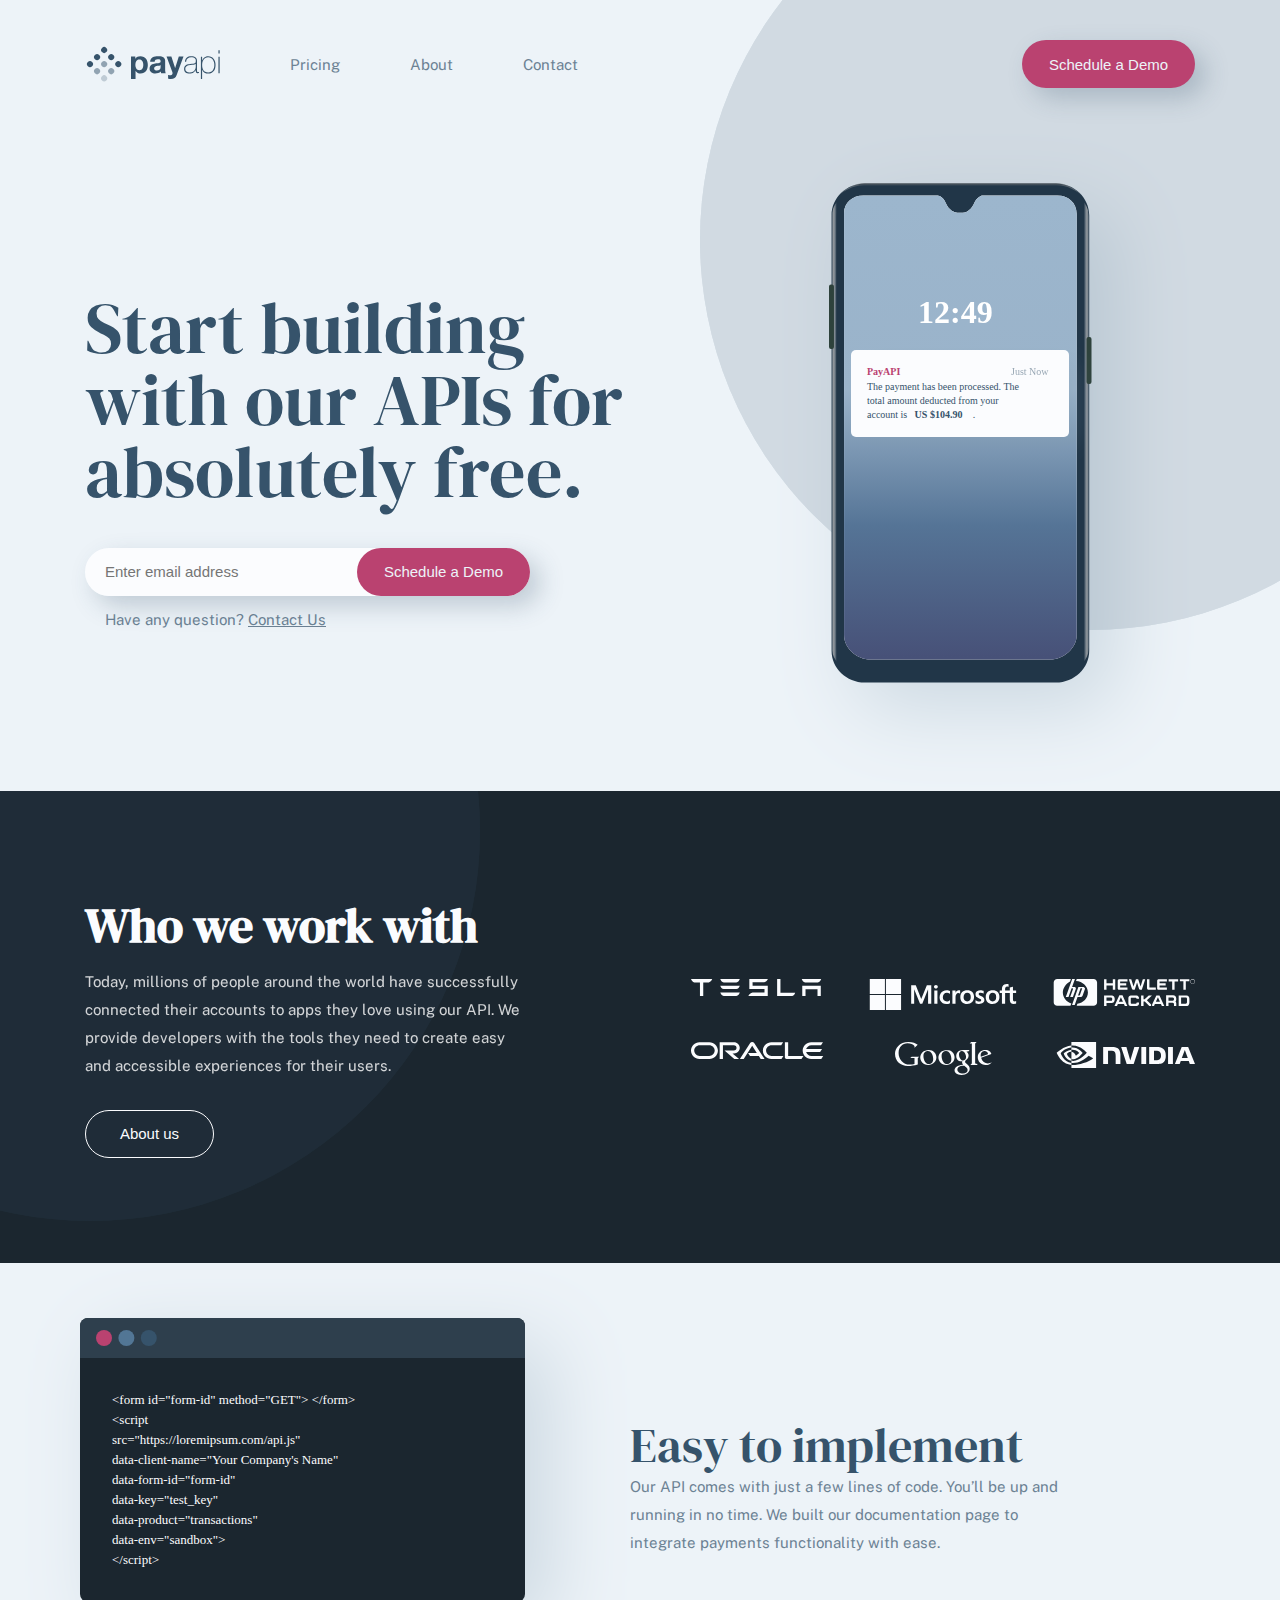
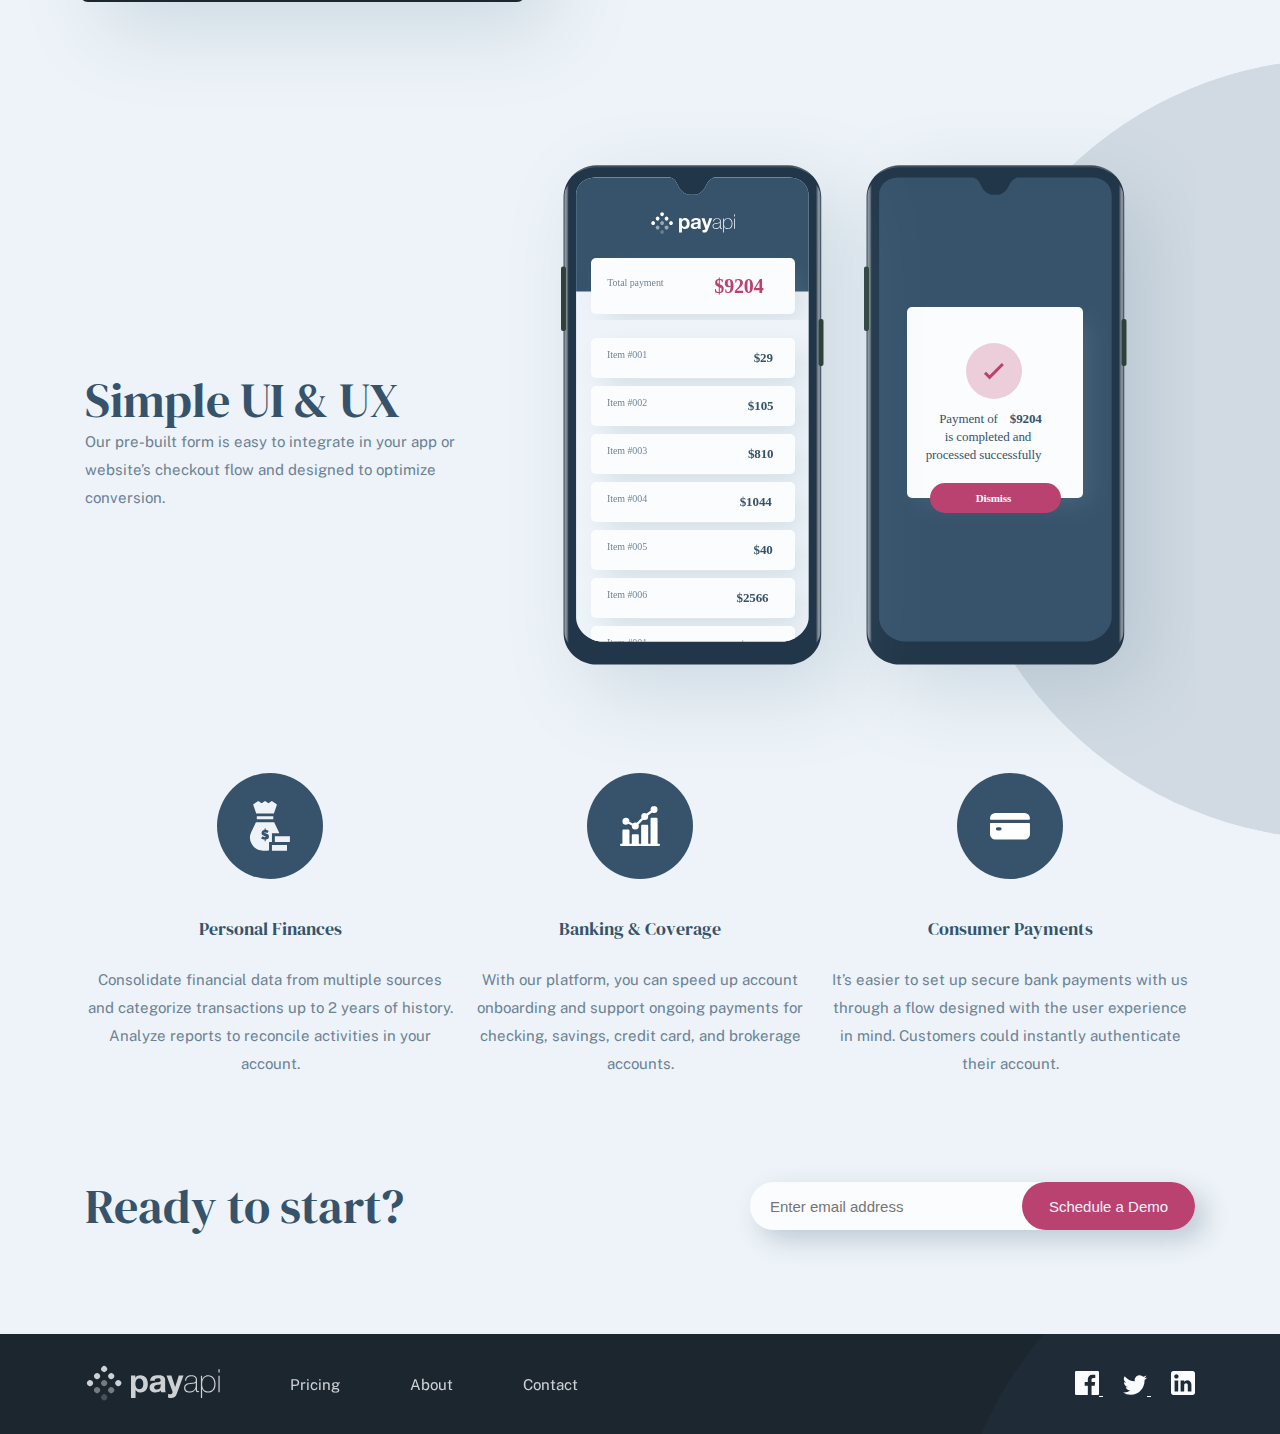
<file: index.html>
<!DOCTYPE html>
<html lang="en">
  <head>
    <meta charset="UTF-8" />
    <meta name="viewport" content="width=device-width, initial-scale=1.0" />

    <link rel="icon" type="image/png" sizes="32x32" href="favicon-32x32.png" />
    <link rel="stylesheet" href="index.css">

    <link rel="preconnect" href="https://fonts.gstatic.com">
    <link href="https://fonts.googleapis.com/css2?family=DM+Serif+Display&family=Public+Sans:wght@400;600&display=swap"
        rel="stylesheet">
    <link rel="stylesheet" href="https://pro.fontawesome.com/releases/v5.10.0/css/all.css"
        integrity="sha384-AYmEC3Yw5cVb3ZcuHtOA93w35dYTsvhLPVnYs9eStHfGJvOvKxVfELGroGkvsg+p" crossorigin="anonymous" />

    <title>Frontend Mentor | PayAPI Website Challenge</title>
  </head>
  <body>
    <header>
      <div class="navbar">
        <div class="container">
          <figure class="logo-img">
            <a href="index.html"><img src="/shared/desktop/logo.svg" alt="Payapi logo icon"></a>
          </figure>
          <div class="menu" id="menu">
            <nav>
              <ul>
                <li><a href="pricing.html">Pricing</a></li>
                <li><a href="about.html">About</a></li>
                <li><a href="contact.html">Contact</a></li>
              </ul>
            </nav>
            <button class="schedule-button">Schedule a Demo</button>
          </div>
          <div class="menu-button" id="menu-button"></div>
        </div>
      </div>
      <section class="hero">
        <div class="container">
          <div class="hero-text">
            <h1>Start building with our APIs for absolutely free.</h1>
            <div class="schedule-form">
              <input type="email" name="email-schedule" id="header-email-schedule-input" placeholder="Enter email address">
              <button class="schedule-button">Schedule a Demo</button>
            </div>
            <small>Have any question? <a href="contact.html">Contact Us</a></small>
          </div>
          <picture class="mobile-mockup-hero">
            <img src="/home/desktop/illustration-phone-mockup.svg">
          </picture>
        </div>
      </section>
    </header>
    <section class="references">
      <div class="container">
        <div class="references-description">
          <h2>Who we work with</h2>
          <p>
            Today, millions of people around the world have successfully connected
            their accounts to apps they love using our API. We provide developers
            with the tools they need to create easy and accessible experiences
            for their users.
          </p>
          <button class="about-us-button">
            About us
          </button>
        </div>
        <div class="enterprises-logos-container">
          <svg class="tesla-icon" width="131" height="17" xmlns="http://www.w3.org/2000/svg"><path d="M89.447.047v13.628h14.74c-.375 1.405-1.264 2.623-2.902 3.325h-15.16V.047h3.322zm-12.588 0c-.374 1.452-1.825 2.81-3.603 3.325H61.558l.047 3.372h15.16V17H57.347c.796-1.64 2.387-2.904 4.259-3.419H73.49V10.07H58.33V.047zM21.196 0v.047c-.371 1.503-1.623 2.912-3.386 3.381h-5.287l-.279.094V17H8.951V3.522l-.278-.094H3.386C1.67 3.052.37 1.55 0 .047L21.196 0zm108.586 6.744V17h-3.275v-6.837h-11.98V17h-3.275V6.744h18.53zM48.783 13.58c-.327 1.499-1.637 3.091-3.416 3.419H32.733c-1.778-.328-3.088-1.92-3.462-3.419zm0-6.884c-.327 1.499-1.637 3.09-3.416 3.419H32.733c-1.778-.375-3.088-1.92-3.462-3.419zM130.203 0c-.374 1.499-1.637 3.09-3.416 3.419h-12.634c-1.731-.375-3.041-1.92-3.416-3.419zm-81.42 0c-.327 1.499-1.637 3.09-3.416 3.419H32.733c-1.778-.375-3.088-1.92-3.462-3.419z" fill="#36536B" fill-rule="nonzero"/></svg>
          <svg width="148" height="31" xmlns="http://www.w3.org/2000/svg"><path class="logo" d="M15.922 16v15H.782V16h15.14zm16.149 0v15H16.93V16h15.14zm79.549-4.777c.457 0 .983.054 1.562.16.582.107 1.061.238 1.425.392l.05.021v2.858l-.13-.087a5.195 5.195 0 00-1.403-.642 5.593 5.593 0 00-1.607-.244c-.57 0-1.023.127-1.35.376-.323.248-.48.554-.48.936 0 .432.127.772.378 1.013.261.25.894.574 1.881.965 1.24.493 2.128 1.05 2.64 1.659.516.612.777 1.372.777 2.258 0 1.228-.486 2.232-1.444 2.985-.953.748-2.258 1.127-3.88 1.127-.525 0-1.13-.07-1.795-.205-.667-.135-1.232-.308-1.681-.512l-.049-.022v-3.014l.132.094a6.547 6.547 0 001.776.888c.639.208 1.222.313 1.733.313 1.38 0 2.05-.43 2.05-1.313 0-.31-.067-.561-.197-.745-.134-.187-.371-.38-.706-.572-.342-.195-.88-.443-1.603-.736-.86-.365-1.508-.723-1.928-1.065a3.28 3.28 0 01-.948-1.221c-.204-.465-.308-1.013-.308-1.63 0-1.187.482-2.168 1.431-2.916.944-.744 2.18-1.12 3.674-1.12zM137.763 5c.734 0 1.327.078 1.762.232l.055.02v2.656l-.117-.052a3.424 3.424 0 00-1.379-.31c-.623 0-1.111.198-1.453.586-.344.394-.519.983-.519 1.753v1.655h4.704V8.57l.059-.018 2.98-.9.106-.032v3.92h3.173v2.521h-3.172v6.205c0 .795.144 1.364.43 1.689.281.322.735.485 1.35.485.162 0 .373-.035.626-.105.25-.069.465-.161.637-.274l.13-.084v2.544l-.042.025c-.19.106-.51.206-.981.306a6.562 6.562 0 01-1.347.148c-2.62 0-3.95-1.409-3.95-4.189v-6.75h-4.703v10.622h-3.171V14.06h-2.21V11.54h2.21V9.72c0-.913.204-1.739.607-2.454a4.246 4.246 0 011.716-1.673c.733-.394 1.574-.593 2.5-.593zm-13.973 6.223c2.07 0 3.71.608 4.877 1.806 1.166 1.198 1.757 2.865 1.757 4.955 0 2.116-.63 3.833-1.873 5.102-1.243 1.27-2.953 1.913-5.082 1.913-2.043 0-3.694-.61-4.907-1.817-1.214-1.206-1.829-2.86-1.829-4.919 0-2.166.63-3.9 1.873-5.152 1.244-1.253 2.988-1.888 5.184-1.888zm-25.402 0c2.069 0 3.71.608 4.876 1.806 1.166 1.198 1.758 2.865 1.758 4.955 0 2.116-.63 3.833-1.873 5.102-1.243 1.27-2.953 1.913-5.082 1.913-2.043 0-3.694-.61-4.907-1.817-1.214-1.206-1.83-2.86-1.83-4.919 0-2.166.631-3.9 1.874-5.152 1.243-1.253 2.988-1.888 5.184-1.888zm-20.614 0c.56 0 1.148.062 1.75.186.606.123 1.093.286 1.45.483l.043.024V14.9l-.132-.094c-.95-.68-1.953-1.023-2.982-1.023-1.204 0-2.193.402-2.939 1.196-.748.797-1.127 1.876-1.127 3.208 0 1.324.364 2.376 1.082 3.126.716.748 1.703 1.128 2.932 1.128.443 0 .947-.097 1.501-.287a5.917 5.917 0 001.533-.788l.132-.095v2.833l-.042.023c-1.019.58-2.29.873-3.779.873-1.276 0-2.428-.277-3.425-.822a5.855 5.855 0 01-2.344-2.339c-.557-1.004-.839-2.144-.839-3.385 0-1.418.291-2.69.863-3.777a6.127 6.127 0 012.513-2.55c1.09-.6 2.372-.904 3.81-.904zm12.076.089c.523 0 .935.062 1.227.184l.05.021v3.117l-.13-.094c-.146-.103-.392-.201-.731-.292a3.724 3.724 0 00-.942-.136c-.833 0-1.515.355-2.026 1.056-.519.71-.781 1.648-.781 2.792v6.723h-3.133V11.54h3.133v2.276h.033c.293-.739.675-1.331 1.205-1.763a3.236 3.236 0 012.095-.741zm-21.42.228v13.143h-3.132V11.54h3.133zM46.77 6.343l5.458 13.622 5.624-13.622h4.425v18.34H59.08V10.57h-.103l-5.674 14.113h-2.267l-5.764-14.114h-.103v14.114h-3.005V6.343h4.605zm76.854 7.44c-1.134 0-2.033.382-2.673 1.136-.643.759-.97 1.85-.97 3.243 0 1.351.327 2.414.97 3.16.64.742 1.547 1.119 2.698 1.119 1.158 0 2.044-.37 2.633-1.098.593-.733.894-1.83.894-3.257 0-1.41-.32-2.492-.95-3.217-.627-.72-1.503-1.086-2.602-1.086zm-25.402 0c-1.134 0-2.033.382-2.672 1.136-.644.759-.97 1.85-.97 3.243 0 1.351.325 2.414.969 3.16.64.742 1.547 1.119 2.698 1.119 1.158 0 2.044-.37 2.632-1.098.594-.733.894-1.83.894-3.257 0-1.41-.32-2.492-.95-3.217-.627-.72-1.502-1.086-2.601-1.086zM15.922 0v15H.782V0h15.14zM32.07 0v15H16.93V0h15.14zm34.825 5.941c.543 0 1.001.178 1.362.53.362.353.546.782.546 1.276 0 .503-.189.929-.56 1.264-.37.334-.823.503-1.347.503-.525 0-.976-.17-1.341-.503a1.646 1.646 0 01-.554-1.264c0-.512.189-.945.56-1.29.369-.343.819-.516 1.334-.516z" fill="#36536B" fill-rule="nonzero"/></svg>
          <svg width="142" height="27" xmlns="http://www.w3.org/2000/svg"><path d="M69.493 16.373L74.305 27h-2.478l-.868-1.923h-6.086L64.015 27h-2.572l4.907-10.627h3.143zm50.612 0c1.715 0 3.191 1.202 3.191 3.366 0 1.923-.38 2.644-.953 3.126.762.384.953 1.297.953 1.922v2.211h-2.286v-1.922c0-.433-.477-1.203-1.43-1.203h-4.095V27h-2.382V16.373zm-29.566.01v3.984h1.046l4.138-3.984h3.234l-5.09 4.991 4.233 4.224v1.392h-1.808l-4.517-4.416H90.54v4.416h-2.427V16.383h2.427zm-31.815.006c1.282 0 3.04.815 3.04 3.835 0 2.973-1.616 3.787-3.041 3.787h-5.226v2.973h-2.423V16.389zm74.75.002c1.995 0 2.945 1.39 2.945 3.259v3.237c-.012 1.508-.265 4.094-2.992 4.094h-7.74v-10.59zm-26.99.003l4.797 10.585h-2.47l-.865-1.916h-6.067l-.854 1.916h-1.899v-1.485l4.225-9.1h3.133zm-22.863.006c1.518.047 2.418 1.627 2.418 2.536v.908H83.62c-.049-.479-.475-1.195-.854-1.195h-4.175c-.947 0-.805.956-.805.956v4.21c0 .766.474.957.759.957h4.126c.9 0 .997-.765.997-1.244h2.37v.957c0 1.58-1.09 2.488-2.417 2.488h-5.787c-1.803 0-2.467-1.388-2.467-2.488v-5.598c0-1.195 1.28-2.487 2.419-2.487zM40.52 0c1.97 0 3.567 1.58 3.567 3.57v19.72a3.6 3.6 0 01-1.046 2.539 3.537 3.537 0 01-2.52 1.044H23.662l.718-2.17c5.98-.888 10.545-5.597 10.545-11.273 0-6.106-5.283-11.094-11.929-11.409L23.76 0h16.76zM17.886 0l-.855 2.4c-4.115 2.205-7.199 6.638-7.199 11.03 0 4.998 3.55 9.408 8.488 11.01l-.861 2.433H4.252c-1.965 0-3.558-1.625-3.558-3.61V3.598C.693 1.614 2.285.004 4.252.001h13.634zm11.91 7.902c1.328 0 2.705.698 1.993 2.605l-2.041 5.677c-.38 1.07-.712 1.815-2.706 1.815h-2.495L21.727 26H19.02l6.36-18.098zm103.062 10.694h-4.75v6.18h4.56c.854 0 1.329-.814 1.329-1.724v-3.02c.049-.669-.426-1.436-1.14-1.436zm-64.937-.252l-2.048 4.52h4.049l-2.001-4.52zm36.997.014l-2.042 4.502h4.074l-2.032-4.502zm-46.907.236h-4.514v3.212h4.656c1.046 0 1.046-1.102 1.046-1.581v-.07c-.003-.512-.054-1.56-1.188-1.56zm61.568-.009h-4.095v3.077h4.382c.905 0 1.143-1.106 1.143-1.634 0-.53-.238-1.443-1.43-1.443zM21.934 0l-2.838 7.947h1.609c1.655 0 2.507.696 2.081 2.086-.426 1.39-2.838 7.969-2.838 7.969h-2.79l2.79-7.784c.094-.464.094-.88-.472-.88h-.852l-3.121 8.664h-2.697V18L19.191 0h2.743zM28.8 9.298h-1.187l-2.574 7.305h1.197c.475 0 .712-.512.76-.791.003-.017.012-.051.028-.102l.063-.198c.146-.442.447-1.301.77-2.213l.177-.5c.505-1.419 1.003-2.803 1.003-2.803.142-.372.19-.698-.237-.698zM78.28.156l2.241 7.264L82.904.204h2.287l2.382 7.216 2.24-7.264h2.43l-3.43 10.632h-1.43c-.715-.001-1.405-1.083-1.549-1.612L84.048 3.62l-2.335 7.168h-1.477c-.715 0-1.335-1.106-1.478-1.635L75.85.156h2.43zm58.079.002V2.37h-3.548v8.413h-2.428V2.37h-3.5V.158h9.476zM74.48.167v2.21h-7.325v1.968h6.088v2.208h-6.088v2.016h7.325v2.207h-8.228c-.952 0-1.522-.768-1.522-1.392V1.751c0-.96.57-1.584 1.664-1.584h8.086zm50.658-.002v2.21h-3.545v8.401h-2.425V2.375h-3.497V.165h9.467zm-11.244.006v2.206h-7.32v1.967h6.084V6.55h-6.084v2.015h7.32v2.206h-8.223c-.952 0-1.522-.767-1.522-1.391V1.755c0-.96.57-1.584 1.664-1.584h8.08zM53.497.174v4.17h6.319V.175h2.423v10.595h-2.423v-4.22h-6.32v4.22h-2.422V.174h2.423zm42.929.004V8.56h6.41v2.204h-7.123c-1.092 0-1.71-.766-1.71-1.58V.177h2.423zm43.216-.084c.627-.01 1.23.24 1.669.692.458.462.689 1.021.689 1.677.01.634-.24 1.243-.69 1.686a2.26 2.26 0 01-1.668.699 2.244 2.244 0 01-1.665-.699 2.317 2.317 0 01-.683-1.686 2.3 2.3 0 01.69-1.677 2.255 2.255 0 011.658-.692zm.001.32c-.56 0-1.036.2-1.431.602-.394.399-.59.881-.59 1.446-.01.546.202 1.073.587 1.457a1.93 1.93 0 001.433.602c.54.009 1.06-.21 1.434-.602.394-.402.59-.887.59-1.457 0-.565-.196-1.047-.59-1.446a1.941 1.941 0 00-1.433-.602z" fill="#36536B" fill-rule="nonzero"/></svg>
          <svg class="oracle-icon" width="133" height="17" xmlns="http://www.w3.org/2000/svg"><path d="M57.081 11.06h8.737l-4.62-7.351-8.479 13.29h-3.858L59.174 1.036A2.445 2.445 0 0161.198 0c.802 0 1.55.376 1.984 1.008L73.536 17h-3.859l-1.82-2.97H59.01l-1.93-2.97zm40.084 2.97V.16h-3.274v15.226c0 .417.163.82.475 1.129.313.309.734.484 1.196.484h14.933l1.93-2.97h-15.26zM42.99 11.543c3.18 0 5.762-2.54 5.762-5.684 0-3.145-2.582-5.698-5.762-5.698H28.665V17h3.273V3.131h10.835a2.734 2.734 0 012.745 2.729 2.733 2.733 0 01-2.745 2.727l-9.231-.013L43.317 17h4.756l-6.577-5.456h1.495zM8.514 17C3.814 17 0 13.237 0 8.587S3.814.161 8.514.161h9.896c4.701 0 8.513 3.776 8.513 8.426S23.11 17 18.41 17H8.514zm9.676-2.97c3.045 0 5.512-2.433 5.512-5.443s-2.467-5.456-5.512-5.456H8.733c-3.044 0-5.511 2.446-5.511 5.456 0 3.01 2.467 5.443 5.511 5.443h9.457zM80.37 17c-4.7 0-8.519-3.763-8.519-8.413S75.67.161 80.371.161h11.754l-1.917 2.97h-9.62c-3.043 0-5.516 2.446-5.516 5.456 0 3.01 2.473 5.443 5.516 5.443h11.808L90.466 17H80.371zm40.044-2.97c-2.513 0-4.647-1.666-5.299-3.965h13.996l1.929-2.97h-15.925c.652-2.284 2.786-3.964 5.3-3.964h9.606l1.943-2.97h-11.767c-4.702 0-8.52 3.776-8.52 8.426s3.818 8.412 8.52 8.412h10.096l1.929-2.97h-11.808z" fill="#36536B" fill-rule="nonzero"/></svg>
          <svg class="google-icon" width="97" height="33" xmlns="http://www.w3.org/2000/svg"><path d="M74.618 8l-1.331 1.376h-1.77c1.45 1.274 2.086 2.635 2.086 4.217 0 2.306-1.259 3.462-2.15 4.243-.163.15-.598.462-.85.736-.142.168-.531.613-.531 1.285 0 .47.151.869.931 1.496 2.654 2.055 3.702 3.246 3.702 5.42 0 3.085-2.836 6.227-8.313 6.227-4.625 0-6.827-2.338-6.827-4.714 0-2.713 2.434-5.238 8.49-5.619-.64-.75-.942-1.237-.942-2.104.001-.589.244-1.197.244-1.197h-.89c-3.52 0-5.226-2.777-5.226-5.238C61.241 10.895 63.635 8 68.06 8h6.558zM68.59 23.664c-4.543.065-6.2 1.836-6.2 3.894 0 2.485 2.417 4.006 5.579 4.006 2.88 0 4.658-1.554 4.658-3.535 0-1.442-.808-2.25-2.103-3.31-.557-.439-1.353-1.027-1.353-1.027s-.243-.028-.58-.028zM13.512 0c4.22 0 7.172 1.284 9.21 2.636L19.5 5.794V3.891c-1.719-1.527-3.64-2.623-6.942-2.623-5.219 0-8.96 3.966-8.96 9.621 0 5.766 4.136 11.67 11.172 11.67 1.736 0 3.406-.23 4.729-.646V16.08h-4.24l1.42-1.38h7.56l-1.113 1.09c-.206.186-.344.398-.344.706v6.027C19.25 23.485 16.197 24 12.757 24 5.66 24 .015 19.425.015 11.83.015 6.492 4.249 0 13.512 0zm20.227 8c4.6.001 7.658 3.606 7.658 7.318 0 3.985-3.129 7.682-8.23 7.682-5.302 0-7.919-4.014-7.919-7.394C25.248 11.69 28.497 8 33.74 8zm47.873-8l-1.16 1.14a.878.878 0 00-.306.69v19.09c0 .41.295.831.79.89l1.844.227-.98.963h-6.425l1.177-1.154c.193-.197.283-.388.283-.669V1.403h-2.13L76.132 0h5.48zm8.66 8c3.852 0 5.528 1.987 6.123 3.96L86.1 15.833c.983 3.597 3.792 5.554 6.706 5.554 1.534 0 2.688-.436 4.103-1.1-.75.933-1.776 1.676-2.844 2.134-.995.425-2.057.579-3.346.579-5.172 0-7.94-3.978-7.94-7.798C82.78 10.576 86.638 8 90.27 8zM51.906 8c4.6.001 7.658 3.606 7.658 7.318 0 3.985-3.13 7.682-8.23 7.682-5.302 0-7.919-4.014-7.919-7.394C43.416 11.69 46.665 8 51.907 8zM32.87 9.076c-.6 0-1.514.114-2.49.715-1.194.802-1.952 1.891-1.952 4.122 0 2.24.79 4.533 1.597 5.766.918 1.34 2.143 2.36 3.897 2.36h.069c.684-.015 4.221-.29 4.221-5.017 0-3.308-1.646-7.946-5.342-7.946zm18.168 0c-.6 0-1.515.114-2.49.715-1.194.802-1.952 1.891-1.952 4.122 0 2.24.79 4.533 1.597 5.766.917 1.34 2.143 2.36 3.897 2.36h.069c.684-.015 4.221-.29 4.221-5.017 0-3.308-1.646-7.946-5.342-7.946zm15.801-.047c-1.547 0-2.848 1.2-2.848 3.458 0 2.5 1.17 4.603 2.348 5.392.53.375 1.157.526 1.68.526 1.067 0 3.04-.718 3.04-3.344 0-2.432-1.254-4.398-2.039-5.13-.708-.609-1.378-.902-2.18-.902zm22.758.03c-1.288 0-3.9.898-3.9 4.26 0 .801.172 1.543.172 1.543l6.328-2.382c.503-.185.758-.384.758-.762 0-1.168-1.41-2.66-3.358-2.66z" fill="#36536B" fill-rule="nonzero"/></svg>
          <svg width="139" height="26" xmlns="http://www.w3.org/2000/svg"><path d="M40.086 0v26H15.427v-3.053c.522.058 1.043.087 1.594.087 5.708 0 15.777-2.908 20.095-6.525-.638-.637-3.724-2.098-4.477-2.706-4.55 3.907-9.243 7.22-15.734 7.22-.493 0-1-.044-1.492-.101v-2.17c.594.1 1.188.158 1.796.158 6.969 0 13.662-8.13 13.662-8.13s-5.838-7.626-14.777-7.322l-.696.043V0h24.688zM15.413 3.501l-.001 1.909-.014.001v.001l-.37.034c-6.73.69-10.15 5.567-10.275 5.748-.003.005 2.706 8.744 10.645 9.728v2.025C4.576 21.934.722 10.794.722 10.794s6.81-6.656 14.69-7.293zM90.19 5.03V22h-4.854V5.029h4.854zm9.78 0c3.876 0 6.47.46 8.249 2.833 1.005 1.323 1.574 3.452 1.574 5.84 0 2.603-.67 4.99-1.72 6.069C106.6 21.31 105.23 22 101.033 22h-7.87V5.029zm-29.558 0l3.877 13.447L78.341 5.03h4.955L77.699 22h-6.995L65.165 5.029h5.247zm46.508 0V22h-4.854V5.029h4.854zM56.07 5c4.16.03 8.351 1.013 8.351 7.607v9.378h-4.751v-7.752c0-2.374-.306-3.682-1.079-4.488-.597-.633-1.472-.935-2.725-.935l-3.819-.014v13.189h-4.897V5zm76.094.028L139 21.97h-5.203l-1.02-2.991h-8.016l-1.079 3.006h-4.78l6.777-16.957h6.486zM15.398 7.755v2.026h-.014c-2.507-.304-4.477 2.04-4.477 2.04l.008.027c.106.351 1.272 3.978 4.483 5.066v1.852c-5.998-1.071-7.664-7.307-7.664-7.307l.07-.074.089-.089c.663-.656 3.376-3.091 7.505-3.54zm84.659.956h-2.084v9.65h2.084c3.031 0 4.984-1.352 4.984-4.832 0-3.48-1.953-4.818-4.984-4.818zm-73.315 2.198l-.019.027-.099.131c-.743.976-4.891 6.15-9.313 6.15-.652 0-1.29-.1-1.898-.303V9.795c2.506.304 3.013 1.404 4.506 3.907l3.346-2.807s-2.448-3.198-6.563-3.198a9.832 9.832 0 00-1.304.058V5.412h.015l-.001-.002.334-.019c.116-.005.232-.009.348-.009 6.432-.202 10.648 5.527 10.648 5.527zm102.085-2.788l-3.032 7.94h5.976l-2.944-7.94z" fill="#36536B" fill-rule="nonzero"/></svg>
        </div>
      </div>
    </section>
    <main>
      <div class="container">
        <div class="easy-to-implement-container">
          <figure class="easy-to-implement-img">
            <img  class="easy-to-implement-img" src="/home/desktop/illustration-easy-to-implement.svg">
          </figure>
          <div class="easy-to-implement-description">
            <h2>Easy to implement</h2>
            <p>
              Our API comes with just a few lines of code. You’ll be up and running in
              no time. We built our documentation page to integrate payments functionality
              with ease.
            </p>
          </div>
        </div>
        <div class="simple-ui-container">
          <div class="simple-ui-description">
            <h2>
              Simple UI & UX
            </h2>
            <p>
              Our pre-built form is easy to integrate in your app or website’s checkout
              flow and designed to optimize conversion.
            </p>
          </div>
          <figure class="simple-ui-img">
            <img src="/home/desktop/illustration-simple-ui.svg">
          </figure>
        </div>
        <div class="perks-container">
          <div class="perk">
            <img src="/home/desktop/icon-personal-finances.svg">
            <h3><small>Personal Finances</small></h3>
            <p>
              Consolidate financial data from multiple sources and categorize transactions up to
              2 years of history. Analyze reports to reconcile activities in your account.
            </p>
          </div>
          <div class="perk">
            <img src="/home/desktop/icon-banking-and-coverage.svg">
            <h3><small>Banking & Coverage</small></h3>
            <p>
              With our platform, you can speed up account onboarding and support ongoing payments
              for checking, savings, credit card, and brokerage accounts.
            </p>
          </div>
          <div class="perk">
            <img src="/home/desktop/icon-consumer-payments.svg">
            <h3><small>Consumer Payments</small></h3>
            <p>
              It’s easier to set up secure bank payments with us through a flow designed with the
              user experience in mind. Customers could instantly authenticate their account.
            </p>
          </div>
        </div>
        <div class="ready-to-start-container">
          <h2>
            Ready to start?
          </h2>
          <div class="schedule-form">
            <input type="email" name="email-schedule" id="main-email-schedule-input" placeholder="Enter email address">
            <button class="schedule-button">Schedule a Demo</button>
          </div>
        </div>
      </div>
    </main>
    <footer>
      <div class="container">
        <a href="index.html"><svg width="135" height="38" xmlns="http://www.w3.org/2000/svg"><g fill="#36536B" fill-rule="evenodd"><path d="M50.544 33.934v-7.84h.064a5.36 5.36 0 002.128 1.84c.864.416 1.808.624 2.832.624 1.216 0 2.277-.235 3.184-.704a6.738 6.738 0 002.272-1.888 8.147 8.147 0 001.36-2.72 11.37 11.37 0 00.448-3.2c0-1.173-.15-2.299-.448-3.376-.299-1.077-.757-2.021-1.376-2.832a6.937 6.937 0 00-2.336-1.952c-.939-.49-2.059-.736-3.36-.736-1.024 0-1.963.203-2.816.608-.853.405-1.557 1.056-2.112 1.952h-.064v-2.112H46v22.336h4.544zm3.808-8.768c-.725 0-1.344-.15-1.856-.448a3.595 3.595 0 01-1.232-1.168 5.044 5.044 0 01-.672-1.68 9.192 9.192 0 01-.208-1.952c0-.683.064-1.344.192-1.984a4.98 4.98 0 01.656-1.696c.31-.49.715-.89 1.216-1.2.501-.31 1.125-.464 1.872-.464.725 0 1.339.155 1.84.464.501.31.912.715 1.232 1.216.32.501.55 1.072.688 1.712.139.64.208 1.29.208 1.952 0 .661-.064 1.312-.192 1.952-.128.64-.347 1.2-.656 1.68-.31.48-.715.87-1.216 1.168-.501.299-1.125.448-1.872.448zm15.882 3.392c1.024 0 2.027-.15 3.008-.448a5.921 5.921 0 002.56-1.568 6.52 6.52 0 00.32 1.6h4.608c-.213-.341-.363-.853-.448-1.536a17.288 17.288 0 01-.128-2.144v-8.608c0-1.003-.224-1.808-.672-2.416a4.603 4.603 0 00-1.728-1.424 7.733 7.733 0 00-2.336-.688 18.543 18.543 0 00-2.528-.176c-.917 0-1.83.09-2.736.272a7.809 7.809 0 00-2.448.912 5.448 5.448 0 00-1.792 1.696c-.47.704-.736 1.59-.8 2.656h4.544c.085-.896.384-1.536.896-1.92.512-.384 1.216-.576 2.112-.576.405 0 .784.027 1.136.08.352.053.661.16.928.32s.48.384.64.672c.16.288.24.677.24 1.168.021.47-.117.827-.416 1.072-.299.245-.704.432-1.216.56-.512.128-1.099.224-1.76.288-.661.064-1.333.15-2.016.256-.683.107-1.36.25-2.032.432a5.735 5.735 0 00-1.792.816c-.523.363-.95.848-1.28 1.456-.33.608-.496 1.381-.496 2.32 0 .853.144 1.59.432 2.208a4.17 4.17 0 001.2 1.536c.512.405 1.11.704 1.792.896a8.127 8.127 0 002.208.288zm1.696-3.008c-.363 0-.715-.032-1.056-.096a2.566 2.566 0 01-.896-.336 1.717 1.717 0 01-.608-.656c-.15-.277-.224-.619-.224-1.024 0-.427.075-.779.224-1.056.15-.277.347-.507.592-.688a2.98 2.98 0 01.864-.432c.33-.107.667-.192 1.008-.256.363-.064.725-.117 1.088-.16.363-.043.71-.096 1.04-.16.33-.064.64-.144.928-.24.288-.096.528-.23.72-.4v1.696c0 .256-.027.597-.08 1.024a3.428 3.428 0 01-.432 1.264c-.235.416-.597.773-1.088 1.072-.49.299-1.184.448-2.08.448zm13.962 8.384c1.557 0 2.773-.288 3.648-.864.874-.576 1.557-1.536 2.048-2.88L98.5 11.598h-4.704L90.18 22.926h-.064l-3.744-11.328H81.54l5.792 15.52c.128.32.192.661.192 1.024 0 .49-.144.939-.432 1.344-.288.405-.731.64-1.328.704-.448.021-.896.01-1.344-.032-.448-.043-.886-.085-1.312-.128v3.744c.469.043.933.08 1.392.112.458.032.922.048 1.392.048zm18.698-5.408c.789 0 1.514-.096 2.176-.288a6.581 6.581 0 001.776-.8c.522-.341.965-.73 1.328-1.168.362-.437.64-.901.832-1.392h.064v.864c0 .341.026.656.08.944.053.288.154.539.304.752.149.213.368.384.656.512.288.128.677.192 1.168.192.34 0 .672-.043.992-.128V26.99a5.835 5.835 0 01-.896.096c-.278 0-.491-.059-.64-.176a.961.961 0 01-.32-.464 2.357 2.357 0 01-.112-.64c-.011-.235-.016-.47-.016-.704v-9.568c0-1.259-.454-2.277-1.36-3.056-.907-.779-2.352-1.168-4.336-1.168-1.984 0-3.515.453-4.592 1.36-1.078.907-1.66 2.267-1.744 4.08h1.216c.085-1.472.58-2.57 1.488-3.296.906-.725 2.096-1.088 3.568-1.088.832 0 1.536.085 2.112.256.576.17 1.045.405 1.408.704.362.299.629.64.8 1.024.17.384.256.8.256 1.248 0 .576-.032 1.056-.096 1.44a1.64 1.64 0 01-.48.944c-.256.245-.635.437-1.136.576-.502.139-1.19.24-2.064.304l-1.888.16c-.662.064-1.35.17-2.064.32-.715.15-1.366.4-1.952.752a4.367 4.367 0 00-1.456 1.44c-.384.608-.576 1.392-.576 2.352 0 1.579.48 2.747 1.44 3.504.96.757 2.314 1.136 4.064 1.136zm.032-1.056c-1.344 0-2.4-.293-3.168-.88-.768-.587-1.152-1.488-1.152-2.704 0-.768.149-1.392.448-1.872.298-.48.688-.859 1.168-1.136a5.213 5.213 0 011.616-.592 20.778 20.778 0 011.792-.272l2.048-.192a16.93 16.93 0 002.032-.288c.608-.128 1.06-.373 1.36-.736v3.072c0 .213-.06.624-.176 1.232-.118.608-.39 1.237-.816 1.888-.427.65-1.046 1.227-1.856 1.728-.811.501-1.91.752-3.296.752zm12.49 6.56v-9.312h.063c.491 1.344 1.27 2.315 2.336 2.912 1.067.597 2.283.896 3.648.896 1.26 0 2.352-.213 3.28-.64a6.254 6.254 0 002.304-1.776c.608-.757 1.062-1.659 1.36-2.704.3-1.045.448-2.197.448-3.456 0-1.152-.149-2.25-.448-3.296-.298-1.045-.752-1.963-1.36-2.752a6.651 6.651 0 00-2.304-1.888c-.928-.47-2.02-.704-3.28-.704-.896 0-1.69.139-2.384.416a6.39 6.39 0 00-1.776 1.04c-.49.416-.885.87-1.184 1.36-.298.49-.512.939-.64 1.344h-.064v-3.776h-1.216V34.03h1.216zm6.047-6.56c-1.152 0-2.117-.208-2.896-.624a5.008 5.008 0 01-1.856-1.664c-.458-.693-.784-1.493-.976-2.4a13.637 13.637 0 01-.288-2.832c0-.981.107-1.925.32-2.832a7.152 7.152 0 011.04-2.416 5.407 5.407 0 011.872-1.696c.768-.427 1.696-.64 2.784-.64 1.11 0 2.054.219 2.832.656a5.599 5.599 0 011.904 1.728c.491.715.854 1.525 1.088 2.432.235.907.352 1.83.352 2.768 0 1.024-.122 1.99-.368 2.896-.245.907-.618 1.701-1.12 2.384a5.487 5.487 0 01-1.92 1.632c-.778.405-1.7.608-2.768.608zm11.498-18.88V5.294h-1.216V8.59h1.216zm0 19.552V11.694h-1.216v16.448h1.216z" fill-rule="nonzero"/><g><circle transform="rotate(45 19.142 5)" cx="19.142" cy="5" r="3"/><circle transform="rotate(45 26.213 12.071)" cx="26.213" cy="12.071" r="3"/><circle transform="rotate(45 33.284 19.142)" cx="33.284" cy="19.142" r="3"/><circle transform="rotate(45 12.071 12.071)" cx="12.071" cy="12.071" r="3"/><circle opacity=".5" transform="rotate(45 19.142 19.142)" cx="19.142" cy="19.142" r="3"/><circle opacity=".5" transform="rotate(45 26.213 26.213)" cx="26.213" cy="26.213" r="3"/><circle transform="rotate(45 5 19.142)" cx="5" cy="19.142" r="3"/><circle opacity=".5" transform="rotate(45 12.071 26.213)" cx="12.071" cy="26.213" r="3"/><circle opacity=".25" transform="rotate(45 19.142 33.284)" cx="19.142" cy="33.284" r="3"/></g></g></svg></a>      <nav>
          <ul>
            <li><a href="pricing.html">Pricing</a></li>
            <li><a href="about.html">About</a></li>
            <li><a href="contact.html">Contact</a></li>
          </ul>
        </nav>
        <div class="social-links">
          <a class="social-link-icon" href="https://www.facebook.com/">
            <svg width="24" height="24" xmlns="http://www.w3.org/2000/svg"><path d="M22.675 0H1.325C.593 0 0 .593 0 1.325v21.351C0 23.407.593 24 1.325 24H12.82v-9.294H9.692v-3.622h3.128V8.413c0-3.1 1.893-4.788 4.659-4.788 1.325 0 2.463.099 2.795.143v3.24l-1.918.001c-1.504 0-1.795.715-1.795 1.763v2.313h3.587l-.467 3.622h-3.12V24h6.116c.73 0 1.323-.593 1.323-1.325V1.325C24 .593 23.407 0 22.675 0z" fill="#FBFCFE" fill-rule="nonzero"/></svg>
          </a>
          <a class="social-link-icon" href="https://twitter.com/i/flow/login?input_flow_data=%7B%22requested_variant%22%3A%22eyJsYW5nIjoiZW4ifQ%3D%3D%22%7D">
            <svg width="24" height="20" xmlns="http://www.w3.org/2000/svg"><path d="M24 2.557a9.83 9.83 0 01-2.828.775A4.932 4.932 0 0023.337.608a9.864 9.864 0 01-3.127 1.195A4.916 4.916 0 0016.616.248c-3.179 0-5.515 2.966-4.797 6.045A13.978 13.978 0 011.671 1.149a4.93 4.93 0 001.523 6.574 4.903 4.903 0 01-2.229-.616c-.054 2.281 1.581 4.415 3.949 4.89a4.935 4.935 0 01-2.224.084 4.928 4.928 0 004.6 3.419A9.9 9.9 0 010 17.54a13.94 13.94 0 007.548 2.212c9.142 0 14.307-7.721 13.995-14.646A10.025 10.025 0 0024 2.557z" fill="#FBFCFE" fill-rule="nonzero"/></svg>
          </a>
          <a class="social-link-icon" href="https://www.linkedin.com/feed/">
            <svg width="24" height="24" xmlns="http://www.w3.org/2000/svg"><path d="M21.6 0H2.4C1.08 0 0 1.08 0 2.4v19.2C0 22.92 1.08 24 2.4 24h19.2c1.32 0 2.4-1.08 2.4-2.4V2.4C24 1.08 22.92 0 21.6 0zM7.2 20.4H3.6V9.6h3.6v10.8zM5.4 7.56c-1.2 0-2.16-.96-2.16-2.16 0-1.2.96-2.16 2.16-2.16 1.2 0 2.16.96 2.16 2.16 0 1.2-.96 2.16-2.16 2.16zm15 12.84h-3.6v-6.36c0-.96-.84-1.8-1.8-1.8-.96 0-1.8.84-1.8 1.8v6.36H9.6V9.6h3.6v1.44c.6-.96 1.92-1.68 3-1.68 2.28 0 4.2 1.92 4.2 4.2v6.84z" fill="#FFF" fill-rule="nonzero"/></svg>
          </a>
        </div>
      </div>
    </footer>
    <script src="index.js"></script>
  </body>

</html>
</file>
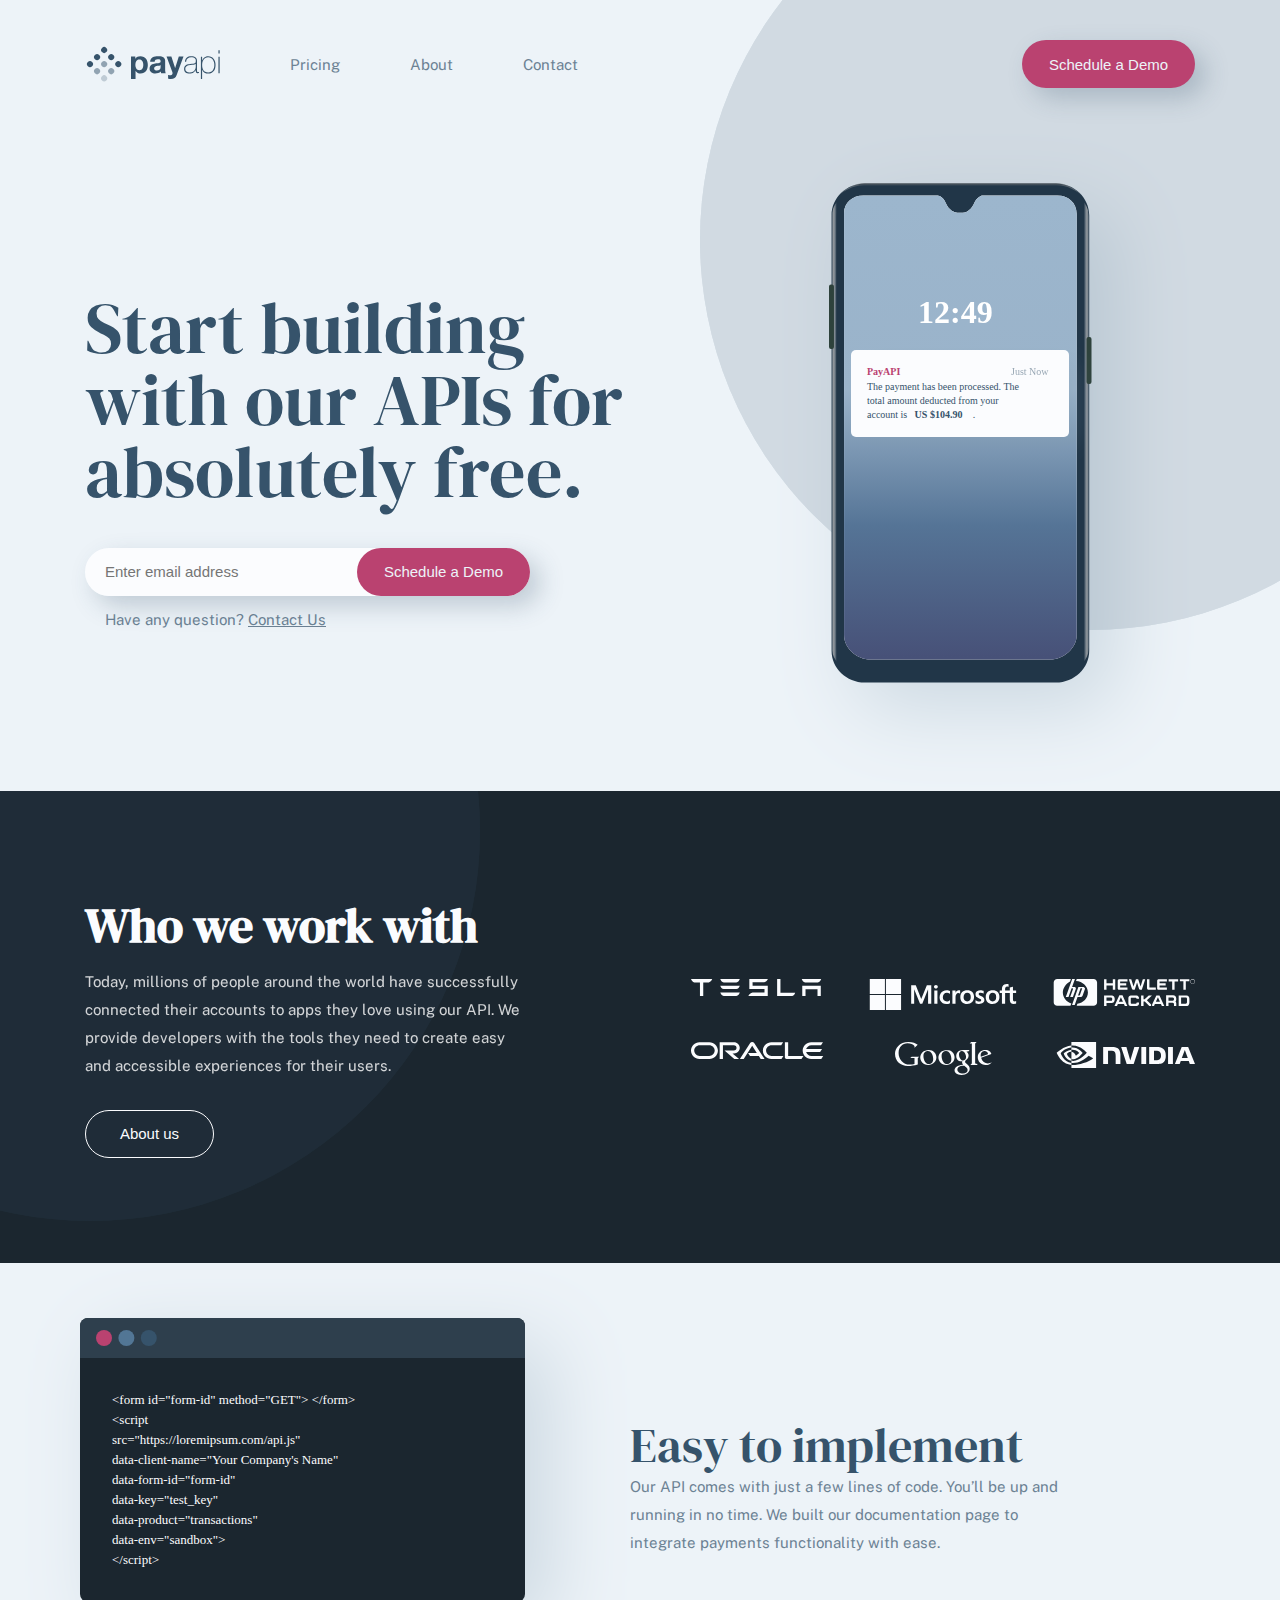
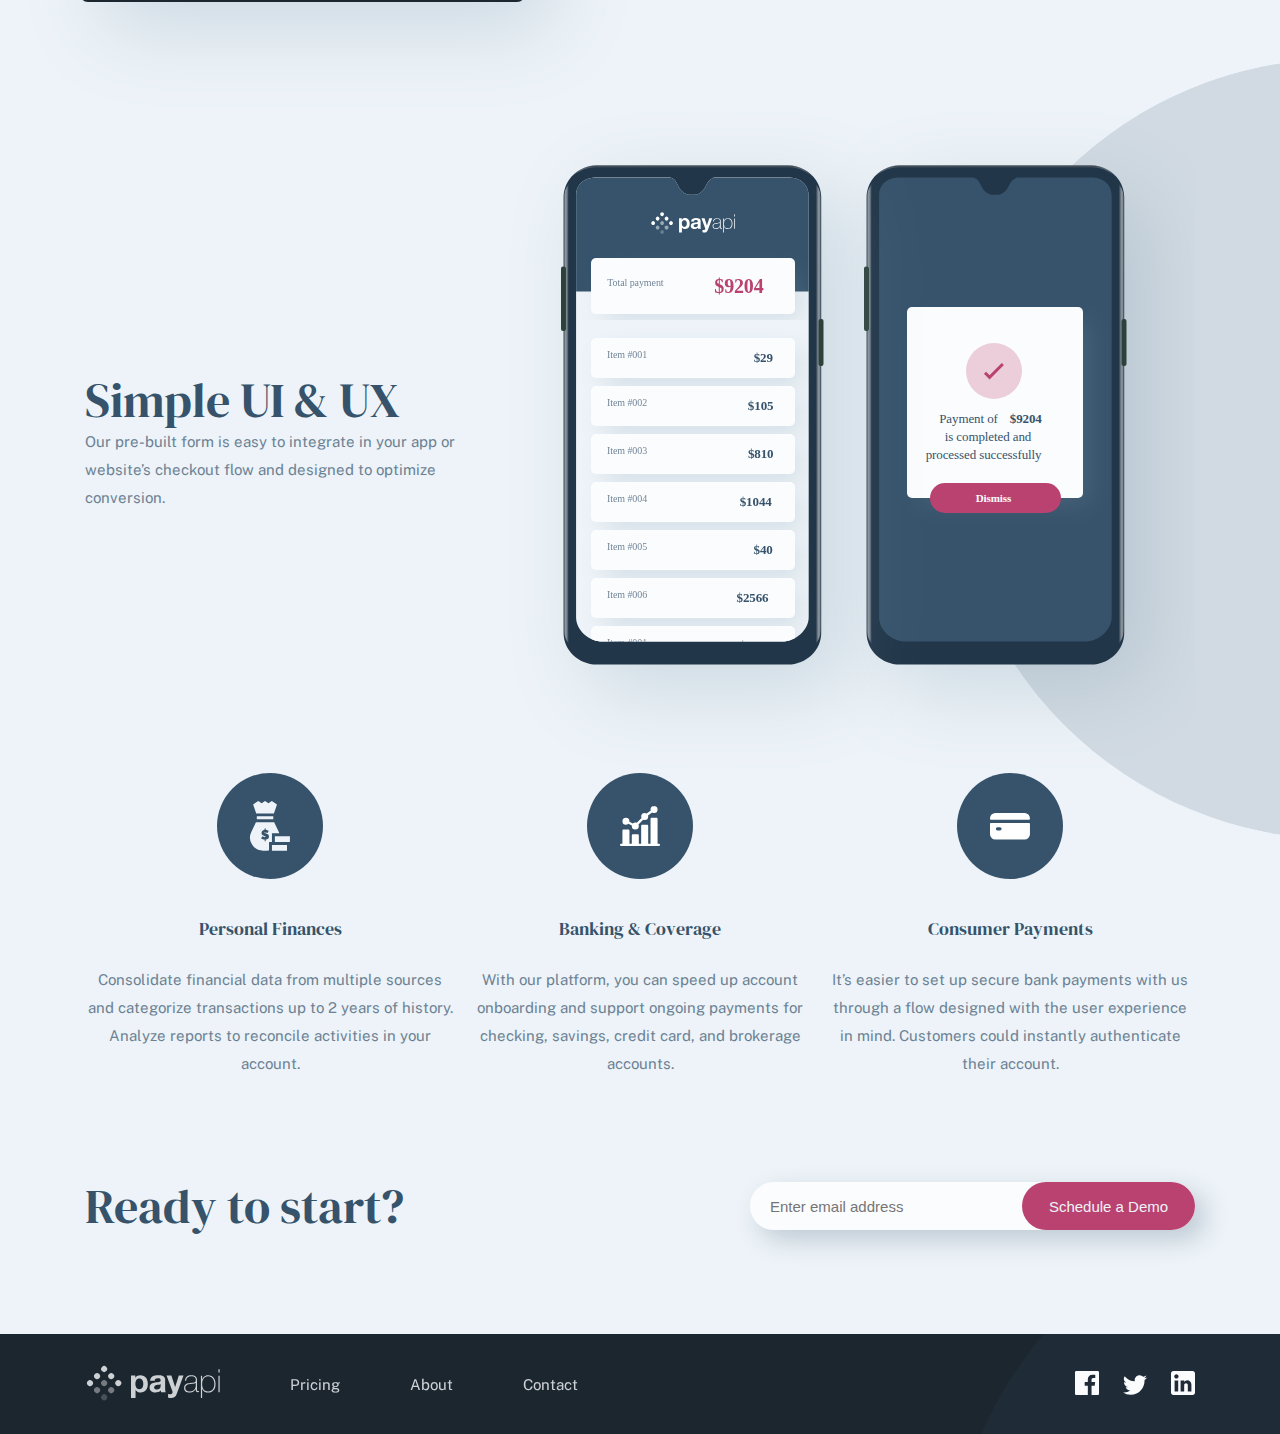
<file: payapi-multi-page-website/starter-code/index.html>
<!DOCTYPE html>
<html lang="en">
  <head>
    <meta charset="UTF-8" />
    <meta name="viewport" content="width=device-width, initial-scale=1.0" />

    <link rel="icon" type="image/png" sizes="32x32" href="./assets/favicon-32x32.png" />
    <link rel="stylesheet" href="index.css">

    <link rel="preconnect" href="https://fonts.gstatic.com">
    <link href="https://fonts.googleapis.com/css2?family=DM+Serif+Display&family=Public+Sans:wght@400;600&display=swap"
        rel="stylesheet">
    <link rel="stylesheet" href="https://pro.fontawesome.com/releases/v5.10.0/css/all.css"
        integrity="sha384-AYmEC3Yw5cVb3ZcuHtOA93w35dYTsvhLPVnYs9eStHfGJvOvKxVfELGroGkvsg+p" crossorigin="anonymous" />

    <title>Frontend Mentor | PayAPI Website Challenge</title>
  </head>
  <body>
    <header>
      <div class="navbar">
        <div class="container">
          <figure class="logo-img">
            <a href="index.html"><img src="assets/shared/desktop/logo.svg" alt="Payapi logo icon"></a>
          </figure>
          <div class="menu" id="menu">
            <nav>
              <ul>
                <li><a href="pricing.html">Pricing</a></li>
                <li><a href="about.html">About</a></li>
                <li><a href="contact.html">Contact</a></li>
              </ul>
            </nav>
            <button class="schedule-button">Schedule a Demo</button>
          </div>
          <div class="menu-button" id="menu-button"></div>
        </div>
      </div>
      <section class="hero">
        <div class="container">
          <div class="hero-text">
            <h1>Start building with our APIs for absolutely free.</h1>
            <div class="schedule-form">
              <input type="email" name="email-schedule" id="header-email-schedule-input" placeholder="Enter email address">
              <button class="schedule-button">Schedule a Demo</button>
            </div>
            <small>Have any question? <a href="contact.html">Contact Us</a></small>
          </div>
          <picture class="mobile-mockup-hero">
            <img src="assets/home/desktop/illustration-phone-mockup.svg">
          </picture>
        </div>
      </section>
    </header>
    <section class="references">
      <div class="container">
        <div class="references-description">
          <h2>Who we work with</h2>
          <p>
            Today, millions of people around the world have successfully connected
            their accounts to apps they love using our API. We provide developers
            with the tools they need to create easy and accessible experiences
            for their users.
          </p>
          <button class="about-us-button">
            About us
          </button>
        </div>
        <div class="enterprises-logos-container">
          <svg class="tesla-icon" width="131" height="17" xmlns="http://www.w3.org/2000/svg"><path d="M89.447.047v13.628h14.74c-.375 1.405-1.264 2.623-2.902 3.325h-15.16V.047h3.322zm-12.588 0c-.374 1.452-1.825 2.81-3.603 3.325H61.558l.047 3.372h15.16V17H57.347c.796-1.64 2.387-2.904 4.259-3.419H73.49V10.07H58.33V.047zM21.196 0v.047c-.371 1.503-1.623 2.912-3.386 3.381h-5.287l-.279.094V17H8.951V3.522l-.278-.094H3.386C1.67 3.052.37 1.55 0 .047L21.196 0zm108.586 6.744V17h-3.275v-6.837h-11.98V17h-3.275V6.744h18.53zM48.783 13.58c-.327 1.499-1.637 3.091-3.416 3.419H32.733c-1.778-.328-3.088-1.92-3.462-3.419zm0-6.884c-.327 1.499-1.637 3.09-3.416 3.419H32.733c-1.778-.375-3.088-1.92-3.462-3.419zM130.203 0c-.374 1.499-1.637 3.09-3.416 3.419h-12.634c-1.731-.375-3.041-1.92-3.416-3.419zm-81.42 0c-.327 1.499-1.637 3.09-3.416 3.419H32.733c-1.778-.375-3.088-1.92-3.462-3.419z" fill="#36536B" fill-rule="nonzero"/></svg>
          <svg width="148" height="31" xmlns="http://www.w3.org/2000/svg"><path class="logo" d="M15.922 16v15H.782V16h15.14zm16.149 0v15H16.93V16h15.14zm79.549-4.777c.457 0 .983.054 1.562.16.582.107 1.061.238 1.425.392l.05.021v2.858l-.13-.087a5.195 5.195 0 00-1.403-.642 5.593 5.593 0 00-1.607-.244c-.57 0-1.023.127-1.35.376-.323.248-.48.554-.48.936 0 .432.127.772.378 1.013.261.25.894.574 1.881.965 1.24.493 2.128 1.05 2.64 1.659.516.612.777 1.372.777 2.258 0 1.228-.486 2.232-1.444 2.985-.953.748-2.258 1.127-3.88 1.127-.525 0-1.13-.07-1.795-.205-.667-.135-1.232-.308-1.681-.512l-.049-.022v-3.014l.132.094a6.547 6.547 0 001.776.888c.639.208 1.222.313 1.733.313 1.38 0 2.05-.43 2.05-1.313 0-.31-.067-.561-.197-.745-.134-.187-.371-.38-.706-.572-.342-.195-.88-.443-1.603-.736-.86-.365-1.508-.723-1.928-1.065a3.28 3.28 0 01-.948-1.221c-.204-.465-.308-1.013-.308-1.63 0-1.187.482-2.168 1.431-2.916.944-.744 2.18-1.12 3.674-1.12zM137.763 5c.734 0 1.327.078 1.762.232l.055.02v2.656l-.117-.052a3.424 3.424 0 00-1.379-.31c-.623 0-1.111.198-1.453.586-.344.394-.519.983-.519 1.753v1.655h4.704V8.57l.059-.018 2.98-.9.106-.032v3.92h3.173v2.521h-3.172v6.205c0 .795.144 1.364.43 1.689.281.322.735.485 1.35.485.162 0 .373-.035.626-.105.25-.069.465-.161.637-.274l.13-.084v2.544l-.042.025c-.19.106-.51.206-.981.306a6.562 6.562 0 01-1.347.148c-2.62 0-3.95-1.409-3.95-4.189v-6.75h-4.703v10.622h-3.171V14.06h-2.21V11.54h2.21V9.72c0-.913.204-1.739.607-2.454a4.246 4.246 0 011.716-1.673c.733-.394 1.574-.593 2.5-.593zm-13.973 6.223c2.07 0 3.71.608 4.877 1.806 1.166 1.198 1.757 2.865 1.757 4.955 0 2.116-.63 3.833-1.873 5.102-1.243 1.27-2.953 1.913-5.082 1.913-2.043 0-3.694-.61-4.907-1.817-1.214-1.206-1.829-2.86-1.829-4.919 0-2.166.63-3.9 1.873-5.152 1.244-1.253 2.988-1.888 5.184-1.888zm-25.402 0c2.069 0 3.71.608 4.876 1.806 1.166 1.198 1.758 2.865 1.758 4.955 0 2.116-.63 3.833-1.873 5.102-1.243 1.27-2.953 1.913-5.082 1.913-2.043 0-3.694-.61-4.907-1.817-1.214-1.206-1.83-2.86-1.83-4.919 0-2.166.631-3.9 1.874-5.152 1.243-1.253 2.988-1.888 5.184-1.888zm-20.614 0c.56 0 1.148.062 1.75.186.606.123 1.093.286 1.45.483l.043.024V14.9l-.132-.094c-.95-.68-1.953-1.023-2.982-1.023-1.204 0-2.193.402-2.939 1.196-.748.797-1.127 1.876-1.127 3.208 0 1.324.364 2.376 1.082 3.126.716.748 1.703 1.128 2.932 1.128.443 0 .947-.097 1.501-.287a5.917 5.917 0 001.533-.788l.132-.095v2.833l-.042.023c-1.019.58-2.29.873-3.779.873-1.276 0-2.428-.277-3.425-.822a5.855 5.855 0 01-2.344-2.339c-.557-1.004-.839-2.144-.839-3.385 0-1.418.291-2.69.863-3.777a6.127 6.127 0 012.513-2.55c1.09-.6 2.372-.904 3.81-.904zm12.076.089c.523 0 .935.062 1.227.184l.05.021v3.117l-.13-.094c-.146-.103-.392-.201-.731-.292a3.724 3.724 0 00-.942-.136c-.833 0-1.515.355-2.026 1.056-.519.71-.781 1.648-.781 2.792v6.723h-3.133V11.54h3.133v2.276h.033c.293-.739.675-1.331 1.205-1.763a3.236 3.236 0 012.095-.741zm-21.42.228v13.143h-3.132V11.54h3.133zM46.77 6.343l5.458 13.622 5.624-13.622h4.425v18.34H59.08V10.57h-.103l-5.674 14.113h-2.267l-5.764-14.114h-.103v14.114h-3.005V6.343h4.605zm76.854 7.44c-1.134 0-2.033.382-2.673 1.136-.643.759-.97 1.85-.97 3.243 0 1.351.327 2.414.97 3.16.64.742 1.547 1.119 2.698 1.119 1.158 0 2.044-.37 2.633-1.098.593-.733.894-1.83.894-3.257 0-1.41-.32-2.492-.95-3.217-.627-.72-1.503-1.086-2.602-1.086zm-25.402 0c-1.134 0-2.033.382-2.672 1.136-.644.759-.97 1.85-.97 3.243 0 1.351.325 2.414.969 3.16.64.742 1.547 1.119 2.698 1.119 1.158 0 2.044-.37 2.632-1.098.594-.733.894-1.83.894-3.257 0-1.41-.32-2.492-.95-3.217-.627-.72-1.502-1.086-2.601-1.086zM15.922 0v15H.782V0h15.14zM32.07 0v15H16.93V0h15.14zm34.825 5.941c.543 0 1.001.178 1.362.53.362.353.546.782.546 1.276 0 .503-.189.929-.56 1.264-.37.334-.823.503-1.347.503-.525 0-.976-.17-1.341-.503a1.646 1.646 0 01-.554-1.264c0-.512.189-.945.56-1.29.369-.343.819-.516 1.334-.516z" fill="#36536B" fill-rule="nonzero"/></svg>
          <svg width="142" height="27" xmlns="http://www.w3.org/2000/svg"><path d="M69.493 16.373L74.305 27h-2.478l-.868-1.923h-6.086L64.015 27h-2.572l4.907-10.627h3.143zm50.612 0c1.715 0 3.191 1.202 3.191 3.366 0 1.923-.38 2.644-.953 3.126.762.384.953 1.297.953 1.922v2.211h-2.286v-1.922c0-.433-.477-1.203-1.43-1.203h-4.095V27h-2.382V16.373zm-29.566.01v3.984h1.046l4.138-3.984h3.234l-5.09 4.991 4.233 4.224v1.392h-1.808l-4.517-4.416H90.54v4.416h-2.427V16.383h2.427zm-31.815.006c1.282 0 3.04.815 3.04 3.835 0 2.973-1.616 3.787-3.041 3.787h-5.226v2.973h-2.423V16.389zm74.75.002c1.995 0 2.945 1.39 2.945 3.259v3.237c-.012 1.508-.265 4.094-2.992 4.094h-7.74v-10.59zm-26.99.003l4.797 10.585h-2.47l-.865-1.916h-6.067l-.854 1.916h-1.899v-1.485l4.225-9.1h3.133zm-22.863.006c1.518.047 2.418 1.627 2.418 2.536v.908H83.62c-.049-.479-.475-1.195-.854-1.195h-4.175c-.947 0-.805.956-.805.956v4.21c0 .766.474.957.759.957h4.126c.9 0 .997-.765.997-1.244h2.37v.957c0 1.58-1.09 2.488-2.417 2.488h-5.787c-1.803 0-2.467-1.388-2.467-2.488v-5.598c0-1.195 1.28-2.487 2.419-2.487zM40.52 0c1.97 0 3.567 1.58 3.567 3.57v19.72a3.6 3.6 0 01-1.046 2.539 3.537 3.537 0 01-2.52 1.044H23.662l.718-2.17c5.98-.888 10.545-5.597 10.545-11.273 0-6.106-5.283-11.094-11.929-11.409L23.76 0h16.76zM17.886 0l-.855 2.4c-4.115 2.205-7.199 6.638-7.199 11.03 0 4.998 3.55 9.408 8.488 11.01l-.861 2.433H4.252c-1.965 0-3.558-1.625-3.558-3.61V3.598C.693 1.614 2.285.004 4.252.001h13.634zm11.91 7.902c1.328 0 2.705.698 1.993 2.605l-2.041 5.677c-.38 1.07-.712 1.815-2.706 1.815h-2.495L21.727 26H19.02l6.36-18.098zm103.062 10.694h-4.75v6.18h4.56c.854 0 1.329-.814 1.329-1.724v-3.02c.049-.669-.426-1.436-1.14-1.436zm-64.937-.252l-2.048 4.52h4.049l-2.001-4.52zm36.997.014l-2.042 4.502h4.074l-2.032-4.502zm-46.907.236h-4.514v3.212h4.656c1.046 0 1.046-1.102 1.046-1.581v-.07c-.003-.512-.054-1.56-1.188-1.56zm61.568-.009h-4.095v3.077h4.382c.905 0 1.143-1.106 1.143-1.634 0-.53-.238-1.443-1.43-1.443zM21.934 0l-2.838 7.947h1.609c1.655 0 2.507.696 2.081 2.086-.426 1.39-2.838 7.969-2.838 7.969h-2.79l2.79-7.784c.094-.464.094-.88-.472-.88h-.852l-3.121 8.664h-2.697V18L19.191 0h2.743zM28.8 9.298h-1.187l-2.574 7.305h1.197c.475 0 .712-.512.76-.791.003-.017.012-.051.028-.102l.063-.198c.146-.442.447-1.301.77-2.213l.177-.5c.505-1.419 1.003-2.803 1.003-2.803.142-.372.19-.698-.237-.698zM78.28.156l2.241 7.264L82.904.204h2.287l2.382 7.216 2.24-7.264h2.43l-3.43 10.632h-1.43c-.715-.001-1.405-1.083-1.549-1.612L84.048 3.62l-2.335 7.168h-1.477c-.715 0-1.335-1.106-1.478-1.635L75.85.156h2.43zm58.079.002V2.37h-3.548v8.413h-2.428V2.37h-3.5V.158h9.476zM74.48.167v2.21h-7.325v1.968h6.088v2.208h-6.088v2.016h7.325v2.207h-8.228c-.952 0-1.522-.768-1.522-1.392V1.751c0-.96.57-1.584 1.664-1.584h8.086zm50.658-.002v2.21h-3.545v8.401h-2.425V2.375h-3.497V.165h9.467zm-11.244.006v2.206h-7.32v1.967h6.084V6.55h-6.084v2.015h7.32v2.206h-8.223c-.952 0-1.522-.767-1.522-1.391V1.755c0-.96.57-1.584 1.664-1.584h8.08zM53.497.174v4.17h6.319V.175h2.423v10.595h-2.423v-4.22h-6.32v4.22h-2.422V.174h2.423zm42.929.004V8.56h6.41v2.204h-7.123c-1.092 0-1.71-.766-1.71-1.58V.177h2.423zm43.216-.084c.627-.01 1.23.24 1.669.692.458.462.689 1.021.689 1.677.01.634-.24 1.243-.69 1.686a2.26 2.26 0 01-1.668.699 2.244 2.244 0 01-1.665-.699 2.317 2.317 0 01-.683-1.686 2.3 2.3 0 01.69-1.677 2.255 2.255 0 011.658-.692zm.001.32c-.56 0-1.036.2-1.431.602-.394.399-.59.881-.59 1.446-.01.546.202 1.073.587 1.457a1.93 1.93 0 001.433.602c.54.009 1.06-.21 1.434-.602.394-.402.59-.887.59-1.457 0-.565-.196-1.047-.59-1.446a1.941 1.941 0 00-1.433-.602z" fill="#36536B" fill-rule="nonzero"/></svg>
          <svg class="oracle-icon" width="133" height="17" xmlns="http://www.w3.org/2000/svg"><path d="M57.081 11.06h8.737l-4.62-7.351-8.479 13.29h-3.858L59.174 1.036A2.445 2.445 0 0161.198 0c.802 0 1.55.376 1.984 1.008L73.536 17h-3.859l-1.82-2.97H59.01l-1.93-2.97zm40.084 2.97V.16h-3.274v15.226c0 .417.163.82.475 1.129.313.309.734.484 1.196.484h14.933l1.93-2.97h-15.26zM42.99 11.543c3.18 0 5.762-2.54 5.762-5.684 0-3.145-2.582-5.698-5.762-5.698H28.665V17h3.273V3.131h10.835a2.734 2.734 0 012.745 2.729 2.733 2.733 0 01-2.745 2.727l-9.231-.013L43.317 17h4.756l-6.577-5.456h1.495zM8.514 17C3.814 17 0 13.237 0 8.587S3.814.161 8.514.161h9.896c4.701 0 8.513 3.776 8.513 8.426S23.11 17 18.41 17H8.514zm9.676-2.97c3.045 0 5.512-2.433 5.512-5.443s-2.467-5.456-5.512-5.456H8.733c-3.044 0-5.511 2.446-5.511 5.456 0 3.01 2.467 5.443 5.511 5.443h9.457zM80.37 17c-4.7 0-8.519-3.763-8.519-8.413S75.67.161 80.371.161h11.754l-1.917 2.97h-9.62c-3.043 0-5.516 2.446-5.516 5.456 0 3.01 2.473 5.443 5.516 5.443h11.808L90.466 17H80.371zm40.044-2.97c-2.513 0-4.647-1.666-5.299-3.965h13.996l1.929-2.97h-15.925c.652-2.284 2.786-3.964 5.3-3.964h9.606l1.943-2.97h-11.767c-4.702 0-8.52 3.776-8.52 8.426s3.818 8.412 8.52 8.412h10.096l1.929-2.97h-11.808z" fill="#36536B" fill-rule="nonzero"/></svg>
          <svg class="google-icon" width="97" height="33" xmlns="http://www.w3.org/2000/svg"><path d="M74.618 8l-1.331 1.376h-1.77c1.45 1.274 2.086 2.635 2.086 4.217 0 2.306-1.259 3.462-2.15 4.243-.163.15-.598.462-.85.736-.142.168-.531.613-.531 1.285 0 .47.151.869.931 1.496 2.654 2.055 3.702 3.246 3.702 5.42 0 3.085-2.836 6.227-8.313 6.227-4.625 0-6.827-2.338-6.827-4.714 0-2.713 2.434-5.238 8.49-5.619-.64-.75-.942-1.237-.942-2.104.001-.589.244-1.197.244-1.197h-.89c-3.52 0-5.226-2.777-5.226-5.238C61.241 10.895 63.635 8 68.06 8h6.558zM68.59 23.664c-4.543.065-6.2 1.836-6.2 3.894 0 2.485 2.417 4.006 5.579 4.006 2.88 0 4.658-1.554 4.658-3.535 0-1.442-.808-2.25-2.103-3.31-.557-.439-1.353-1.027-1.353-1.027s-.243-.028-.58-.028zM13.512 0c4.22 0 7.172 1.284 9.21 2.636L19.5 5.794V3.891c-1.719-1.527-3.64-2.623-6.942-2.623-5.219 0-8.96 3.966-8.96 9.621 0 5.766 4.136 11.67 11.172 11.67 1.736 0 3.406-.23 4.729-.646V16.08h-4.24l1.42-1.38h7.56l-1.113 1.09c-.206.186-.344.398-.344.706v6.027C19.25 23.485 16.197 24 12.757 24 5.66 24 .015 19.425.015 11.83.015 6.492 4.249 0 13.512 0zm20.227 8c4.6.001 7.658 3.606 7.658 7.318 0 3.985-3.129 7.682-8.23 7.682-5.302 0-7.919-4.014-7.919-7.394C25.248 11.69 28.497 8 33.74 8zm47.873-8l-1.16 1.14a.878.878 0 00-.306.69v19.09c0 .41.295.831.79.89l1.844.227-.98.963h-6.425l1.177-1.154c.193-.197.283-.388.283-.669V1.403h-2.13L76.132 0h5.48zm8.66 8c3.852 0 5.528 1.987 6.123 3.96L86.1 15.833c.983 3.597 3.792 5.554 6.706 5.554 1.534 0 2.688-.436 4.103-1.1-.75.933-1.776 1.676-2.844 2.134-.995.425-2.057.579-3.346.579-5.172 0-7.94-3.978-7.94-7.798C82.78 10.576 86.638 8 90.27 8zM51.906 8c4.6.001 7.658 3.606 7.658 7.318 0 3.985-3.13 7.682-8.23 7.682-5.302 0-7.919-4.014-7.919-7.394C43.416 11.69 46.665 8 51.907 8zM32.87 9.076c-.6 0-1.514.114-2.49.715-1.194.802-1.952 1.891-1.952 4.122 0 2.24.79 4.533 1.597 5.766.918 1.34 2.143 2.36 3.897 2.36h.069c.684-.015 4.221-.29 4.221-5.017 0-3.308-1.646-7.946-5.342-7.946zm18.168 0c-.6 0-1.515.114-2.49.715-1.194.802-1.952 1.891-1.952 4.122 0 2.24.79 4.533 1.597 5.766.917 1.34 2.143 2.36 3.897 2.36h.069c.684-.015 4.221-.29 4.221-5.017 0-3.308-1.646-7.946-5.342-7.946zm15.801-.047c-1.547 0-2.848 1.2-2.848 3.458 0 2.5 1.17 4.603 2.348 5.392.53.375 1.157.526 1.68.526 1.067 0 3.04-.718 3.04-3.344 0-2.432-1.254-4.398-2.039-5.13-.708-.609-1.378-.902-2.18-.902zm22.758.03c-1.288 0-3.9.898-3.9 4.26 0 .801.172 1.543.172 1.543l6.328-2.382c.503-.185.758-.384.758-.762 0-1.168-1.41-2.66-3.358-2.66z" fill="#36536B" fill-rule="nonzero"/></svg>
          <svg width="139" height="26" xmlns="http://www.w3.org/2000/svg"><path d="M40.086 0v26H15.427v-3.053c.522.058 1.043.087 1.594.087 5.708 0 15.777-2.908 20.095-6.525-.638-.637-3.724-2.098-4.477-2.706-4.55 3.907-9.243 7.22-15.734 7.22-.493 0-1-.044-1.492-.101v-2.17c.594.1 1.188.158 1.796.158 6.969 0 13.662-8.13 13.662-8.13s-5.838-7.626-14.777-7.322l-.696.043V0h24.688zM15.413 3.501l-.001 1.909-.014.001v.001l-.37.034c-6.73.69-10.15 5.567-10.275 5.748-.003.005 2.706 8.744 10.645 9.728v2.025C4.576 21.934.722 10.794.722 10.794s6.81-6.656 14.69-7.293zM90.19 5.03V22h-4.854V5.029h4.854zm9.78 0c3.876 0 6.47.46 8.249 2.833 1.005 1.323 1.574 3.452 1.574 5.84 0 2.603-.67 4.99-1.72 6.069C106.6 21.31 105.23 22 101.033 22h-7.87V5.029zm-29.558 0l3.877 13.447L78.341 5.03h4.955L77.699 22h-6.995L65.165 5.029h5.247zm46.508 0V22h-4.854V5.029h4.854zM56.07 5c4.16.03 8.351 1.013 8.351 7.607v9.378h-4.751v-7.752c0-2.374-.306-3.682-1.079-4.488-.597-.633-1.472-.935-2.725-.935l-3.819-.014v13.189h-4.897V5zm76.094.028L139 21.97h-5.203l-1.02-2.991h-8.016l-1.079 3.006h-4.78l6.777-16.957h6.486zM15.398 7.755v2.026h-.014c-2.507-.304-4.477 2.04-4.477 2.04l.008.027c.106.351 1.272 3.978 4.483 5.066v1.852c-5.998-1.071-7.664-7.307-7.664-7.307l.07-.074.089-.089c.663-.656 3.376-3.091 7.505-3.54zm84.659.956h-2.084v9.65h2.084c3.031 0 4.984-1.352 4.984-4.832 0-3.48-1.953-4.818-4.984-4.818zm-73.315 2.198l-.019.027-.099.131c-.743.976-4.891 6.15-9.313 6.15-.652 0-1.29-.1-1.898-.303V9.795c2.506.304 3.013 1.404 4.506 3.907l3.346-2.807s-2.448-3.198-6.563-3.198a9.832 9.832 0 00-1.304.058V5.412h.015l-.001-.002.334-.019c.116-.005.232-.009.348-.009 6.432-.202 10.648 5.527 10.648 5.527zm102.085-2.788l-3.032 7.94h5.976l-2.944-7.94z" fill="#36536B" fill-rule="nonzero"/></svg>
        </div>
      </div>
    </section>
    <main>
      <div class="container">
        <div class="easy-to-implement-container">
          <figure class="easy-to-implement-img">
            <img  class="easy-to-implement-img" src="assets/home/desktop/illustration-easy-to-implement.svg">
          </figure>
          <div class="easy-to-implement-description">
            <h2>Easy to implement</h2>
            <p>
              Our API comes with just a few lines of code. You’ll be up and running in
              no time. We built our documentation page to integrate payments functionality
              with ease.
            </p>
          </div>
        </div>
        <div class="simple-ui-container">
          <div class="simple-ui-description">
            <h2>
              Simple UI & UX
            </h2>
            <p>
              Our pre-built form is easy to integrate in your app or website’s checkout
              flow and designed to optimize conversion.
            </p>
          </div>
          <figure class="simple-ui-img">
            <img src="assets/home/desktop/illustration-simple-ui.svg">
          </figure>
        </div>
        <div class="perks-container">
          <div class="perk">
            <img src="assets/home/desktop/icon-personal-finances.svg">
            <h3><small>Personal Finances</small></h3>
            <p>
              Consolidate financial data from multiple sources and categorize transactions up to
              2 years of history. Analyze reports to reconcile activities in your account.
            </p>
          </div>
          <div class="perk">
            <img src="assets/home/desktop/icon-banking-and-coverage.svg">
            <h3><small>Banking & Coverage</small></h3>
            <p>
              With our platform, you can speed up account onboarding and support ongoing payments
              for checking, savings, credit card, and brokerage accounts.
            </p>
          </div>
          <div class="perk">
            <img src="assets/home/desktop/icon-consumer-payments.svg" alt="finances icon">
            <h3><small>Consumer Payments</small></h3>
            <p>
              It’s easier to set up secure bank payments with us through a flow designed with the
              user experience in mind. Customers could instantly authenticate their account.
            </p>
          </div>
        </div>
        <div class="ready-to-start-container">
          <h2>
            Ready to start?
          </h2>
          <div class="schedule-form">
            <input type="email" name="email-schedule" id="main-email-schedule-input" placeholder="Enter email address">
            <button class="schedule-button">Schedule a Demo</button>
          </div>
        </div>
      </div>
    </main>
    <footer>
      <div class="container">
        <a href="index.html"><svg width="135" height="38" xmlns="http://www.w3.org/2000/svg"><g fill="#36536B" fill-rule="evenodd"><path d="M50.544 33.934v-7.84h.064a5.36 5.36 0 002.128 1.84c.864.416 1.808.624 2.832.624 1.216 0 2.277-.235 3.184-.704a6.738 6.738 0 002.272-1.888 8.147 8.147 0 001.36-2.72 11.37 11.37 0 00.448-3.2c0-1.173-.15-2.299-.448-3.376-.299-1.077-.757-2.021-1.376-2.832a6.937 6.937 0 00-2.336-1.952c-.939-.49-2.059-.736-3.36-.736-1.024 0-1.963.203-2.816.608-.853.405-1.557 1.056-2.112 1.952h-.064v-2.112H46v22.336h4.544zm3.808-8.768c-.725 0-1.344-.15-1.856-.448a3.595 3.595 0 01-1.232-1.168 5.044 5.044 0 01-.672-1.68 9.192 9.192 0 01-.208-1.952c0-.683.064-1.344.192-1.984a4.98 4.98 0 01.656-1.696c.31-.49.715-.89 1.216-1.2.501-.31 1.125-.464 1.872-.464.725 0 1.339.155 1.84.464.501.31.912.715 1.232 1.216.32.501.55 1.072.688 1.712.139.64.208 1.29.208 1.952 0 .661-.064 1.312-.192 1.952-.128.64-.347 1.2-.656 1.68-.31.48-.715.87-1.216 1.168-.501.299-1.125.448-1.872.448zm15.882 3.392c1.024 0 2.027-.15 3.008-.448a5.921 5.921 0 002.56-1.568 6.52 6.52 0 00.32 1.6h4.608c-.213-.341-.363-.853-.448-1.536a17.288 17.288 0 01-.128-2.144v-8.608c0-1.003-.224-1.808-.672-2.416a4.603 4.603 0 00-1.728-1.424 7.733 7.733 0 00-2.336-.688 18.543 18.543 0 00-2.528-.176c-.917 0-1.83.09-2.736.272a7.809 7.809 0 00-2.448.912 5.448 5.448 0 00-1.792 1.696c-.47.704-.736 1.59-.8 2.656h4.544c.085-.896.384-1.536.896-1.92.512-.384 1.216-.576 2.112-.576.405 0 .784.027 1.136.08.352.053.661.16.928.32s.48.384.64.672c.16.288.24.677.24 1.168.021.47-.117.827-.416 1.072-.299.245-.704.432-1.216.56-.512.128-1.099.224-1.76.288-.661.064-1.333.15-2.016.256-.683.107-1.36.25-2.032.432a5.735 5.735 0 00-1.792.816c-.523.363-.95.848-1.28 1.456-.33.608-.496 1.381-.496 2.32 0 .853.144 1.59.432 2.208a4.17 4.17 0 001.2 1.536c.512.405 1.11.704 1.792.896a8.127 8.127 0 002.208.288zm1.696-3.008c-.363 0-.715-.032-1.056-.096a2.566 2.566 0 01-.896-.336 1.717 1.717 0 01-.608-.656c-.15-.277-.224-.619-.224-1.024 0-.427.075-.779.224-1.056.15-.277.347-.507.592-.688a2.98 2.98 0 01.864-.432c.33-.107.667-.192 1.008-.256.363-.064.725-.117 1.088-.16.363-.043.71-.096 1.04-.16.33-.064.64-.144.928-.24.288-.096.528-.23.72-.4v1.696c0 .256-.027.597-.08 1.024a3.428 3.428 0 01-.432 1.264c-.235.416-.597.773-1.088 1.072-.49.299-1.184.448-2.08.448zm13.962 8.384c1.557 0 2.773-.288 3.648-.864.874-.576 1.557-1.536 2.048-2.88L98.5 11.598h-4.704L90.18 22.926h-.064l-3.744-11.328H81.54l5.792 15.52c.128.32.192.661.192 1.024 0 .49-.144.939-.432 1.344-.288.405-.731.64-1.328.704-.448.021-.896.01-1.344-.032-.448-.043-.886-.085-1.312-.128v3.744c.469.043.933.08 1.392.112.458.032.922.048 1.392.048zm18.698-5.408c.789 0 1.514-.096 2.176-.288a6.581 6.581 0 001.776-.8c.522-.341.965-.73 1.328-1.168.362-.437.64-.901.832-1.392h.064v.864c0 .341.026.656.08.944.053.288.154.539.304.752.149.213.368.384.656.512.288.128.677.192 1.168.192.34 0 .672-.043.992-.128V26.99a5.835 5.835 0 01-.896.096c-.278 0-.491-.059-.64-.176a.961.961 0 01-.32-.464 2.357 2.357 0 01-.112-.64c-.011-.235-.016-.47-.016-.704v-9.568c0-1.259-.454-2.277-1.36-3.056-.907-.779-2.352-1.168-4.336-1.168-1.984 0-3.515.453-4.592 1.36-1.078.907-1.66 2.267-1.744 4.08h1.216c.085-1.472.58-2.57 1.488-3.296.906-.725 2.096-1.088 3.568-1.088.832 0 1.536.085 2.112.256.576.17 1.045.405 1.408.704.362.299.629.64.8 1.024.17.384.256.8.256 1.248 0 .576-.032 1.056-.096 1.44a1.64 1.64 0 01-.48.944c-.256.245-.635.437-1.136.576-.502.139-1.19.24-2.064.304l-1.888.16c-.662.064-1.35.17-2.064.32-.715.15-1.366.4-1.952.752a4.367 4.367 0 00-1.456 1.44c-.384.608-.576 1.392-.576 2.352 0 1.579.48 2.747 1.44 3.504.96.757 2.314 1.136 4.064 1.136zm.032-1.056c-1.344 0-2.4-.293-3.168-.88-.768-.587-1.152-1.488-1.152-2.704 0-.768.149-1.392.448-1.872.298-.48.688-.859 1.168-1.136a5.213 5.213 0 011.616-.592 20.778 20.778 0 011.792-.272l2.048-.192a16.93 16.93 0 002.032-.288c.608-.128 1.06-.373 1.36-.736v3.072c0 .213-.06.624-.176 1.232-.118.608-.39 1.237-.816 1.888-.427.65-1.046 1.227-1.856 1.728-.811.501-1.91.752-3.296.752zm12.49 6.56v-9.312h.063c.491 1.344 1.27 2.315 2.336 2.912 1.067.597 2.283.896 3.648.896 1.26 0 2.352-.213 3.28-.64a6.254 6.254 0 002.304-1.776c.608-.757 1.062-1.659 1.36-2.704.3-1.045.448-2.197.448-3.456 0-1.152-.149-2.25-.448-3.296-.298-1.045-.752-1.963-1.36-2.752a6.651 6.651 0 00-2.304-1.888c-.928-.47-2.02-.704-3.28-.704-.896 0-1.69.139-2.384.416a6.39 6.39 0 00-1.776 1.04c-.49.416-.885.87-1.184 1.36-.298.49-.512.939-.64 1.344h-.064v-3.776h-1.216V34.03h1.216zm6.047-6.56c-1.152 0-2.117-.208-2.896-.624a5.008 5.008 0 01-1.856-1.664c-.458-.693-.784-1.493-.976-2.4a13.637 13.637 0 01-.288-2.832c0-.981.107-1.925.32-2.832a7.152 7.152 0 011.04-2.416 5.407 5.407 0 011.872-1.696c.768-.427 1.696-.64 2.784-.64 1.11 0 2.054.219 2.832.656a5.599 5.599 0 011.904 1.728c.491.715.854 1.525 1.088 2.432.235.907.352 1.83.352 2.768 0 1.024-.122 1.99-.368 2.896-.245.907-.618 1.701-1.12 2.384a5.487 5.487 0 01-1.92 1.632c-.778.405-1.7.608-2.768.608zm11.498-18.88V5.294h-1.216V8.59h1.216zm0 19.552V11.694h-1.216v16.448h1.216z" fill-rule="nonzero"/><g><circle transform="rotate(45 19.142 5)" cx="19.142" cy="5" r="3"/><circle transform="rotate(45 26.213 12.071)" cx="26.213" cy="12.071" r="3"/><circle transform="rotate(45 33.284 19.142)" cx="33.284" cy="19.142" r="3"/><circle transform="rotate(45 12.071 12.071)" cx="12.071" cy="12.071" r="3"/><circle opacity=".5" transform="rotate(45 19.142 19.142)" cx="19.142" cy="19.142" r="3"/><circle opacity=".5" transform="rotate(45 26.213 26.213)" cx="26.213" cy="26.213" r="3"/><circle transform="rotate(45 5 19.142)" cx="5" cy="19.142" r="3"/><circle opacity=".5" transform="rotate(45 12.071 26.213)" cx="12.071" cy="26.213" r="3"/><circle opacity=".25" transform="rotate(45 19.142 33.284)" cx="19.142" cy="33.284" r="3"/></g></g></svg></a>      <nav>
          <ul>
            <li><a href="pricing.html">Pricing</a></li>
            <li><a href="about.html">About</a></li>
            <li><a href="contact.html">Contact</a></li>
          </ul>
        </nav>
        <div class="social-links">
          <a class="social-link-icon">
            <svg width="24" height="24" xmlns="http://www.w3.org/2000/svg"><path d="M22.675 0H1.325C.593 0 0 .593 0 1.325v21.351C0 23.407.593 24 1.325 24H12.82v-9.294H9.692v-3.622h3.128V8.413c0-3.1 1.893-4.788 4.659-4.788 1.325 0 2.463.099 2.795.143v3.24l-1.918.001c-1.504 0-1.795.715-1.795 1.763v2.313h3.587l-.467 3.622h-3.12V24h6.116c.73 0 1.323-.593 1.323-1.325V1.325C24 .593 23.407 0 22.675 0z" fill="#FBFCFE" fill-rule="nonzero"/></svg>
          </a>
          <a class="social-link-icon">
            <svg width="24" height="20" xmlns="http://www.w3.org/2000/svg"><path d="M24 2.557a9.83 9.83 0 01-2.828.775A4.932 4.932 0 0023.337.608a9.864 9.864 0 01-3.127 1.195A4.916 4.916 0 0016.616.248c-3.179 0-5.515 2.966-4.797 6.045A13.978 13.978 0 011.671 1.149a4.93 4.93 0 001.523 6.574 4.903 4.903 0 01-2.229-.616c-.054 2.281 1.581 4.415 3.949 4.89a4.935 4.935 0 01-2.224.084 4.928 4.928 0 004.6 3.419A9.9 9.9 0 010 17.54a13.94 13.94 0 007.548 2.212c9.142 0 14.307-7.721 13.995-14.646A10.025 10.025 0 0024 2.557z" fill="#FBFCFE" fill-rule="nonzero"/></svg>
          </a>
          <a class="social-link-icon">
            <svg width="24" height="24" xmlns="http://www.w3.org/2000/svg"><path d="M21.6 0H2.4C1.08 0 0 1.08 0 2.4v19.2C0 22.92 1.08 24 2.4 24h19.2c1.32 0 2.4-1.08 2.4-2.4V2.4C24 1.08 22.92 0 21.6 0zM7.2 20.4H3.6V9.6h3.6v10.8zM5.4 7.56c-1.2 0-2.16-.96-2.16-2.16 0-1.2.96-2.16 2.16-2.16 1.2 0 2.16.96 2.16 2.16 0 1.2-.96 2.16-2.16 2.16zm15 12.84h-3.6v-6.36c0-.96-.84-1.8-1.8-1.8-.96 0-1.8.84-1.8 1.8v6.36H9.6V9.6h3.6v1.44c.6-.96 1.92-1.68 3-1.68 2.28 0 4.2 1.92 4.2 4.2v6.84z" fill="#FFF" fill-rule="nonzero"/></svg>
          </a>
        </div>
      </div>
    </footer>
    <script src="index.js"></script>
  </body>

</html>
</file>
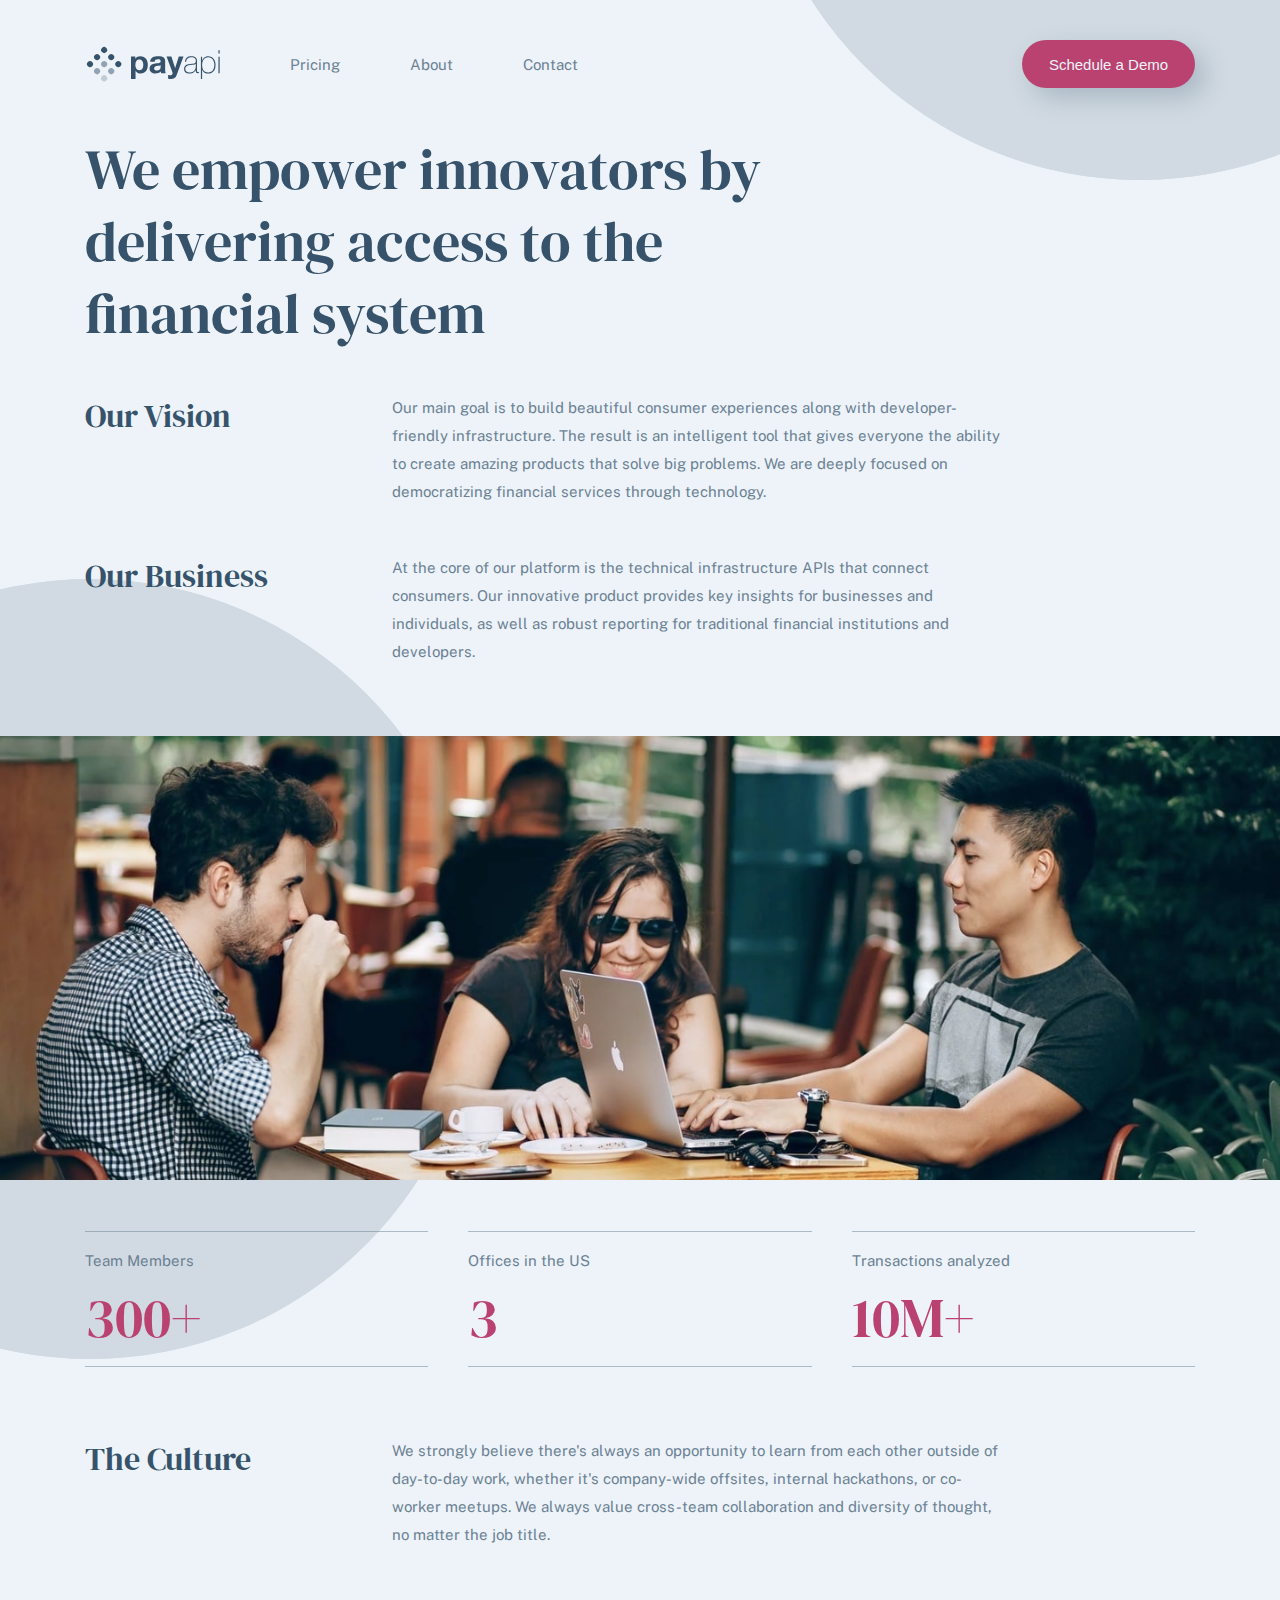
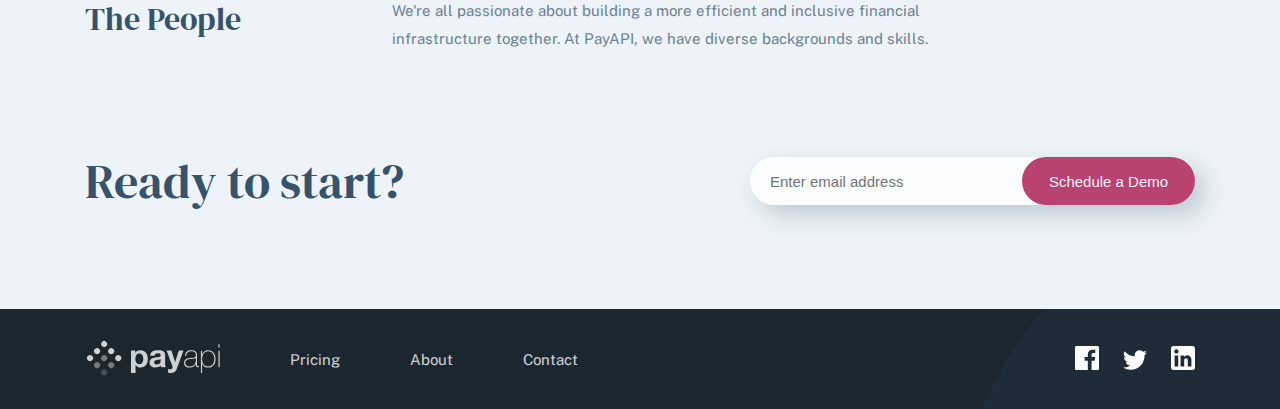
<file: about.html>
<!DOCTYPE html>
<html lang="en">
  <head>
    <meta charset="UTF-8" />
    <meta name="viewport" content="width=device-width, initial-scale=1.0" />

    <link rel="icon" type="image/png" sizes="32x32" href="favicon-32x32.png" />
    <link rel="preconnect" href="https://fonts.gstatic.com">
    <link href="https://fonts.googleapis.com/css2?family=DM+Serif+Display&family=Public+Sans:wght@400;600&display=swap"
        rel="stylesheet">
    <link rel="stylesheet" href="https://pro.fontawesome.com/releases/v5.10.0/css/all.css"
        integrity="sha384-AYmEC3Yw5cVb3ZcuHtOA93w35dYTsvhLPVnYs9eStHfGJvOvKxVfELGroGkvsg+p" crossorigin="anonymous" />

    <link rel="stylesheet" href="index.css">
    <link rel="stylesheet" href="about.css">

    <title>Frontend Mentor | PayAPI Website Challenge</title>
  </head>

  <body>
    <header >
      <div class="navbar">
        <div class="container">
          <figure class="logo-img">
            <a href="index.html"><img src="/shared/desktop/logo.svg" alt="Payapi logo icon"></a>
          </figure>
          <div class="menu" id="menu">
            <nav>
              <ul>
                <li><a href="pricing.html">Pricing</a></li>
                <li><a href="about.html">About</a></li>
                <li><a href="contact.html">Contact</a></li>
              </ul>
            </nav>
            <button class="schedule-button">Schedule a Demo</button>
          </div>
          <div class="menu-button" id="menu-button"></div>
        </div>
      </div>
    </header>
    <main class="about-main">
      <div class="container">
        <div class="main-title">
          <h1><small>We empower innovators by delivering access to the financial system</small></h1>
        </div>
        <div class="about-content-container">
          <div class="about-item">
            <div class="about-title">
              <h3>Our Vision</h3>
            </div>
            <div class="about-description">
              <p>Our main goal is to build beautiful consumer experiences along with developer-friendly
                infrastructure. The result is an intelligent tool that gives everyone the ability to create
                amazing products that solve big problems. We are deeply focused on democratizing financial
                services through technology.</p>
            </div>
          </div>
          <div class="about-item">
            <div class="about-title">
              <h3>Our Business</h3>
            </div>
            <div class="about-description">
              <p>At the core of our platform is the technical infrastructure APIs that connect consumers.
                Our innovative product provides key insights for businesses and individuals, as well as
                robust reporting for traditional financial institutions and developers.</p>
            </div>
          </div>
        </div>
      </div>
      <div class="about-img-container">
        <img class="about-img" alt="about image" src="/about/desktop/image-team-members.jpg">
      </div>
      <div class="container">
        <div class="company-stats">
          <div class="stat">
            <hr class="mobile-hr">
            <span>Team Members</span>
            <h3>300+</h3>
            <hr>
          </div>
          <div class="stat">
            <hr>
            <span>Offices in the US</span>
            <h3>3</h3>
            <hr>
          </div>
          <div class="stat">
            <hr>
            <span>Transactions analyzed</span>
            <h3>10M+</h3>
            <hr class="mobile-hr">
          </div>
        </div>
        <div class="about-content-container">
          <div class="about-item">
            <div class="about-title">
              <h3>The Culture</h3>
            </div>
            <div class="about-description">
              <p>We strongly believe there's always an opportunity to learn from each other outside of
                day-to-day work, whether it's company-wide offsites, internal hackathons, or co-worker meetups.
                We always value cross-team collaboration and diversity of thought, no matter the job title.</p>
            </div>
          </div>
          <div class="about-item">
            <div class="about-title">
              <h3>The People</h3>
            </div>
            <div class="about-description">
              <p>We're all passionate about building a more efficient and inclusive financial infrastructure
                together. At PayAPI, we have diverse backgrounds and skills.</p>
            </div>
          </div>
          <div class="ready-to-start-container">
            <h2>
              Ready to start?
            </h2>
            <div class="schedule-form">
              <input type="email" name="email-schedule" id="main-email-schedule-input" placeholder="Enter email address">
              <button class="schedule-button">Schedule a Demo</button>
            </div>
          </div>
        </div>
      </div>
    </main>
    <footer>
      <div class="container">
        <a href="index.html"><svg width="135" height="38" xmlns="http://www.w3.org/2000/svg"><g fill="#36536B" fill-rule="evenodd"><path d="M50.544 33.934v-7.84h.064a5.36 5.36 0 002.128 1.84c.864.416 1.808.624 2.832.624 1.216 0 2.277-.235 3.184-.704a6.738 6.738 0 002.272-1.888 8.147 8.147 0 001.36-2.72 11.37 11.37 0 00.448-3.2c0-1.173-.15-2.299-.448-3.376-.299-1.077-.757-2.021-1.376-2.832a6.937 6.937 0 00-2.336-1.952c-.939-.49-2.059-.736-3.36-.736-1.024 0-1.963.203-2.816.608-.853.405-1.557 1.056-2.112 1.952h-.064v-2.112H46v22.336h4.544zm3.808-8.768c-.725 0-1.344-.15-1.856-.448a3.595 3.595 0 01-1.232-1.168 5.044 5.044 0 01-.672-1.68 9.192 9.192 0 01-.208-1.952c0-.683.064-1.344.192-1.984a4.98 4.98 0 01.656-1.696c.31-.49.715-.89 1.216-1.2.501-.31 1.125-.464 1.872-.464.725 0 1.339.155 1.84.464.501.31.912.715 1.232 1.216.32.501.55 1.072.688 1.712.139.64.208 1.29.208 1.952 0 .661-.064 1.312-.192 1.952-.128.64-.347 1.2-.656 1.68-.31.48-.715.87-1.216 1.168-.501.299-1.125.448-1.872.448zm15.882 3.392c1.024 0 2.027-.15 3.008-.448a5.921 5.921 0 002.56-1.568 6.52 6.52 0 00.32 1.6h4.608c-.213-.341-.363-.853-.448-1.536a17.288 17.288 0 01-.128-2.144v-8.608c0-1.003-.224-1.808-.672-2.416a4.603 4.603 0 00-1.728-1.424 7.733 7.733 0 00-2.336-.688 18.543 18.543 0 00-2.528-.176c-.917 0-1.83.09-2.736.272a7.809 7.809 0 00-2.448.912 5.448 5.448 0 00-1.792 1.696c-.47.704-.736 1.59-.8 2.656h4.544c.085-.896.384-1.536.896-1.92.512-.384 1.216-.576 2.112-.576.405 0 .784.027 1.136.08.352.053.661.16.928.32s.48.384.64.672c.16.288.24.677.24 1.168.021.47-.117.827-.416 1.072-.299.245-.704.432-1.216.56-.512.128-1.099.224-1.76.288-.661.064-1.333.15-2.016.256-.683.107-1.36.25-2.032.432a5.735 5.735 0 00-1.792.816c-.523.363-.95.848-1.28 1.456-.33.608-.496 1.381-.496 2.32 0 .853.144 1.59.432 2.208a4.17 4.17 0 001.2 1.536c.512.405 1.11.704 1.792.896a8.127 8.127 0 002.208.288zm1.696-3.008c-.363 0-.715-.032-1.056-.096a2.566 2.566 0 01-.896-.336 1.717 1.717 0 01-.608-.656c-.15-.277-.224-.619-.224-1.024 0-.427.075-.779.224-1.056.15-.277.347-.507.592-.688a2.98 2.98 0 01.864-.432c.33-.107.667-.192 1.008-.256.363-.064.725-.117 1.088-.16.363-.043.71-.096 1.04-.16.33-.064.64-.144.928-.24.288-.096.528-.23.72-.4v1.696c0 .256-.027.597-.08 1.024a3.428 3.428 0 01-.432 1.264c-.235.416-.597.773-1.088 1.072-.49.299-1.184.448-2.08.448zm13.962 8.384c1.557 0 2.773-.288 3.648-.864.874-.576 1.557-1.536 2.048-2.88L98.5 11.598h-4.704L90.18 22.926h-.064l-3.744-11.328H81.54l5.792 15.52c.128.32.192.661.192 1.024 0 .49-.144.939-.432 1.344-.288.405-.731.64-1.328.704-.448.021-.896.01-1.344-.032-.448-.043-.886-.085-1.312-.128v3.744c.469.043.933.08 1.392.112.458.032.922.048 1.392.048zm18.698-5.408c.789 0 1.514-.096 2.176-.288a6.581 6.581 0 001.776-.8c.522-.341.965-.73 1.328-1.168.362-.437.64-.901.832-1.392h.064v.864c0 .341.026.656.08.944.053.288.154.539.304.752.149.213.368.384.656.512.288.128.677.192 1.168.192.34 0 .672-.043.992-.128V26.99a5.835 5.835 0 01-.896.096c-.278 0-.491-.059-.64-.176a.961.961 0 01-.32-.464 2.357 2.357 0 01-.112-.64c-.011-.235-.016-.47-.016-.704v-9.568c0-1.259-.454-2.277-1.36-3.056-.907-.779-2.352-1.168-4.336-1.168-1.984 0-3.515.453-4.592 1.36-1.078.907-1.66 2.267-1.744 4.08h1.216c.085-1.472.58-2.57 1.488-3.296.906-.725 2.096-1.088 3.568-1.088.832 0 1.536.085 2.112.256.576.17 1.045.405 1.408.704.362.299.629.64.8 1.024.17.384.256.8.256 1.248 0 .576-.032 1.056-.096 1.44a1.64 1.64 0 01-.48.944c-.256.245-.635.437-1.136.576-.502.139-1.19.24-2.064.304l-1.888.16c-.662.064-1.35.17-2.064.32-.715.15-1.366.4-1.952.752a4.367 4.367 0 00-1.456 1.44c-.384.608-.576 1.392-.576 2.352 0 1.579.48 2.747 1.44 3.504.96.757 2.314 1.136 4.064 1.136zm.032-1.056c-1.344 0-2.4-.293-3.168-.88-.768-.587-1.152-1.488-1.152-2.704 0-.768.149-1.392.448-1.872.298-.48.688-.859 1.168-1.136a5.213 5.213 0 011.616-.592 20.778 20.778 0 011.792-.272l2.048-.192a16.93 16.93 0 002.032-.288c.608-.128 1.06-.373 1.36-.736v3.072c0 .213-.06.624-.176 1.232-.118.608-.39 1.237-.816 1.888-.427.65-1.046 1.227-1.856 1.728-.811.501-1.91.752-3.296.752zm12.49 6.56v-9.312h.063c.491 1.344 1.27 2.315 2.336 2.912 1.067.597 2.283.896 3.648.896 1.26 0 2.352-.213 3.28-.64a6.254 6.254 0 002.304-1.776c.608-.757 1.062-1.659 1.36-2.704.3-1.045.448-2.197.448-3.456 0-1.152-.149-2.25-.448-3.296-.298-1.045-.752-1.963-1.36-2.752a6.651 6.651 0 00-2.304-1.888c-.928-.47-2.02-.704-3.28-.704-.896 0-1.69.139-2.384.416a6.39 6.39 0 00-1.776 1.04c-.49.416-.885.87-1.184 1.36-.298.49-.512.939-.64 1.344h-.064v-3.776h-1.216V34.03h1.216zm6.047-6.56c-1.152 0-2.117-.208-2.896-.624a5.008 5.008 0 01-1.856-1.664c-.458-.693-.784-1.493-.976-2.4a13.637 13.637 0 01-.288-2.832c0-.981.107-1.925.32-2.832a7.152 7.152 0 011.04-2.416 5.407 5.407 0 011.872-1.696c.768-.427 1.696-.64 2.784-.64 1.11 0 2.054.219 2.832.656a5.599 5.599 0 011.904 1.728c.491.715.854 1.525 1.088 2.432.235.907.352 1.83.352 2.768 0 1.024-.122 1.99-.368 2.896-.245.907-.618 1.701-1.12 2.384a5.487 5.487 0 01-1.92 1.632c-.778.405-1.7.608-2.768.608zm11.498-18.88V5.294h-1.216V8.59h1.216zm0 19.552V11.694h-1.216v16.448h1.216z" fill-rule="nonzero"/><g><circle transform="rotate(45 19.142 5)" cx="19.142" cy="5" r="3"/><circle transform="rotate(45 26.213 12.071)" cx="26.213" cy="12.071" r="3"/><circle transform="rotate(45 33.284 19.142)" cx="33.284" cy="19.142" r="3"/><circle transform="rotate(45 12.071 12.071)" cx="12.071" cy="12.071" r="3"/><circle opacity=".5" transform="rotate(45 19.142 19.142)" cx="19.142" cy="19.142" r="3"/><circle opacity=".5" transform="rotate(45 26.213 26.213)" cx="26.213" cy="26.213" r="3"/><circle transform="rotate(45 5 19.142)" cx="5" cy="19.142" r="3"/><circle opacity=".5" transform="rotate(45 12.071 26.213)" cx="12.071" cy="26.213" r="3"/><circle opacity=".25" transform="rotate(45 19.142 33.284)" cx="19.142" cy="33.284" r="3"/></g></g></svg></a>
        <nav>
          <ul>
            <li><a href="">Pricing</a></li>
            <li><a href="">About</a></li>
            <li><a href="">Contact</a></li>
          </ul>
        </nav>
        <div class="social-links">
          <a class="social-link-icon">
            <svg width="24" height="24" xmlns="http://www.w3.org/2000/svg"><path d="M22.675 0H1.325C.593 0 0 .593 0 1.325v21.351C0 23.407.593 24 1.325 24H12.82v-9.294H9.692v-3.622h3.128V8.413c0-3.1 1.893-4.788 4.659-4.788 1.325 0 2.463.099 2.795.143v3.24l-1.918.001c-1.504 0-1.795.715-1.795 1.763v2.313h3.587l-.467 3.622h-3.12V24h6.116c.73 0 1.323-.593 1.323-1.325V1.325C24 .593 23.407 0 22.675 0z" fill="#FBFCFE" fill-rule="nonzero"/></svg>
          </a>
          <a class="social-link-icon">
            <svg width="24" height="20" xmlns="http://www.w3.org/2000/svg"><path d="M24 2.557a9.83 9.83 0 01-2.828.775A4.932 4.932 0 0023.337.608a9.864 9.864 0 01-3.127 1.195A4.916 4.916 0 0016.616.248c-3.179 0-5.515 2.966-4.797 6.045A13.978 13.978 0 011.671 1.149a4.93 4.93 0 001.523 6.574 4.903 4.903 0 01-2.229-.616c-.054 2.281 1.581 4.415 3.949 4.89a4.935 4.935 0 01-2.224.084 4.928 4.928 0 004.6 3.419A9.9 9.9 0 010 17.54a13.94 13.94 0 007.548 2.212c9.142 0 14.307-7.721 13.995-14.646A10.025 10.025 0 0024 2.557z" fill="#FBFCFE" fill-rule="nonzero"/></svg>
          </a>
          <a class="social-link-icon">
            <svg width="24" height="24" xmlns="http://www.w3.org/2000/svg"><path d="M21.6 0H2.4C1.08 0 0 1.08 0 2.4v19.2C0 22.92 1.08 24 2.4 24h19.2c1.32 0 2.4-1.08 2.4-2.4V2.4C24 1.08 22.92 0 21.6 0zM7.2 20.4H3.6V9.6h3.6v10.8zM5.4 7.56c-1.2 0-2.16-.96-2.16-2.16 0-1.2.96-2.16 2.16-2.16 1.2 0 2.16.96 2.16 2.16 0 1.2-.96 2.16-2.16 2.16zm15 12.84h-3.6v-6.36c0-.96-.84-1.8-1.8-1.8-.96 0-1.8.84-1.8 1.8v6.36H9.6V9.6h3.6v1.44c.6-.96 1.92-1.68 3-1.68 2.28 0 4.2 1.92 4.2 4.2v6.84z" fill="#FFF" fill-rule="nonzero"/></svg>
          </a>
        </div>
      </div>
    </footer>
    <script src="index.js"></script>
  </body>

</html>
</file>
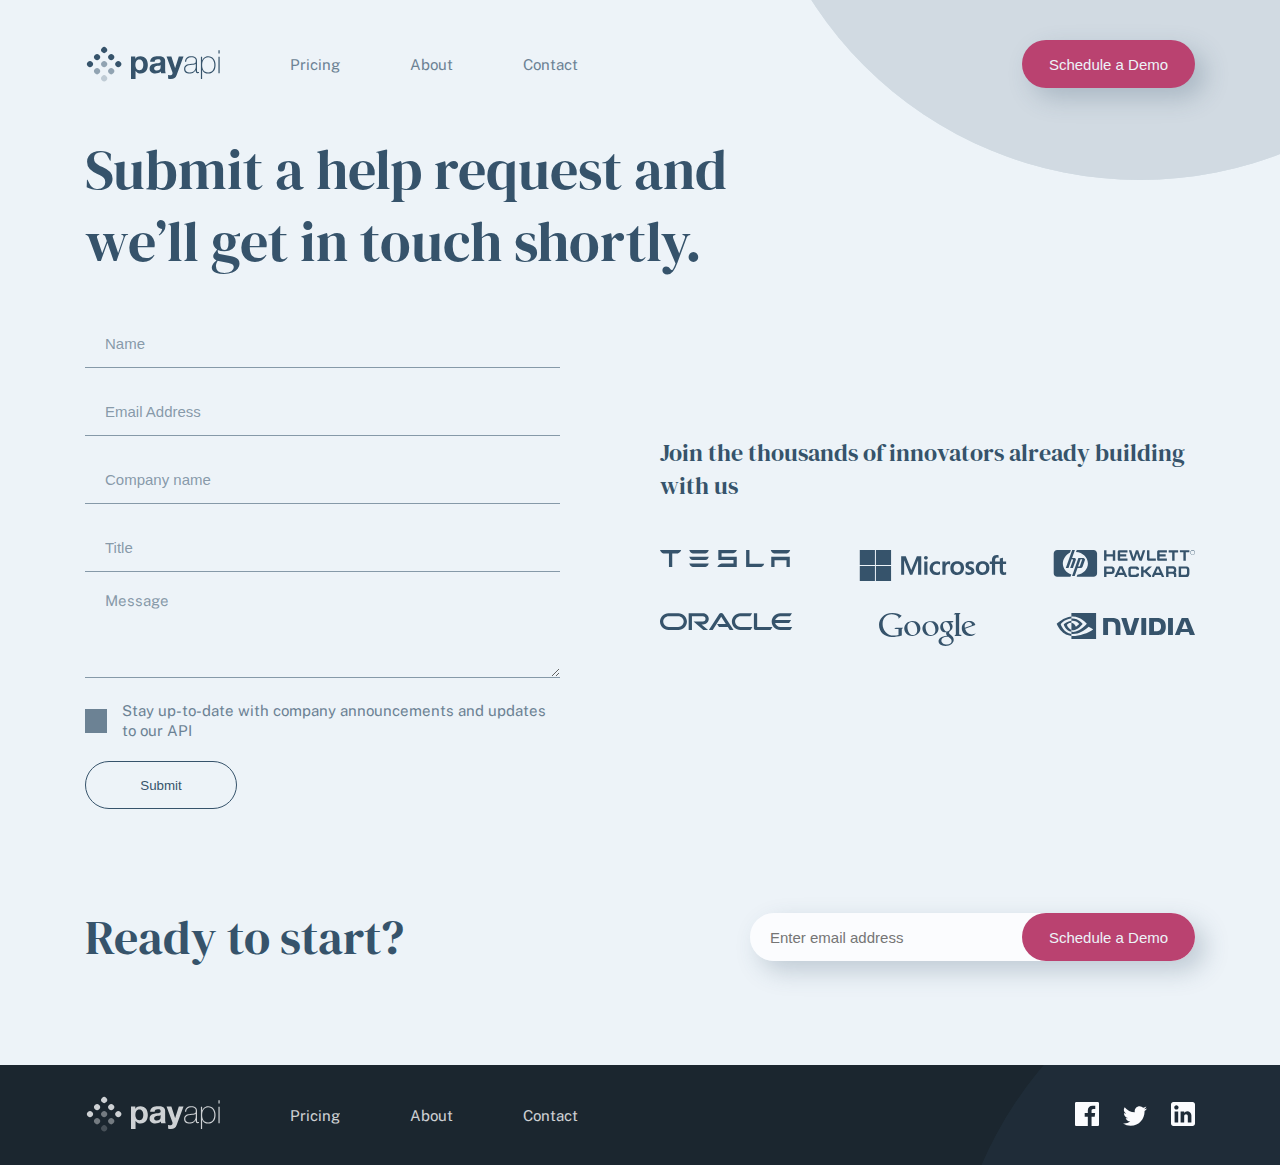
<file: contact.html>
<!DOCTYPE html>
<html lang="en">
  <head>
    <meta charset="UTF-8" />
    <meta name="viewport" content="width=device-width, initial-scale=1.0" />

    <link rel="icon" type="image/png" sizes="32x32" href="favicon-32x32.png" />

    <title>Frontend Mentor | PayAPI Website Challenge</title>
    <link rel="preconnect" href="https://fonts.gstatic.com">
    <link href="https://fonts.googleapis.com/css2?family=DM+Serif+Display&family=Public+Sans:wght@400;600&display=swap"
        rel="stylesheet">
    <link rel="stylesheet" href="https://pro.fontawesome.com/releases/v5.10.0/css/all.css"
        integrity="sha384-AYmEC3Yw5cVb3ZcuHtOA93w35dYTsvhLPVnYs9eStHfGJvOvKxVfELGroGkvsg+p" crossorigin="anonymous" />

    <link rel="stylesheet" href="index.css">
    <link rel="stylesheet" href="contact.css">
  </head>

  <body>
    <header class="pricing">
      <div class="navbar">
        <div class="container">
          <figure class="logo-img">
            <a href="index.html"><img src="/shared/desktop/logo.svg" alt="Payapi logo icon"></a>
          </figure>
          <div class="menu" id="menu">
            <nav>
              <ul>
                <li><a href="pricing.html">Pricing</a></li>
                <li><a href="about.html">About</a></li>
                <li><a href="contact.html">Contact</a></li>
              </ul>
            </nav>
            <button class="schedule-button">Schedule a Demo</button>
          </div>
          <div class="menu-button" id="menu-button"></div>
        </div>
      </div>
    </header>
    <main class="about-main">
      <div class="container">
        <div class="main-title">
          <h1><small>Submit a help request and we’ll get in touch shortly.</small></h1>
        </div>
        <div class="main-container">
          <form action="/contact.html" class="contact-form" id="form">
            <div class="input-container" id="name-container">
              <input type="text" autocomplete="name" placeholder="Name" id="name">
            </div>
            <div class="input-container" id="email-container">
              <input  type="text" autocomplete="email" placeholder="Email Address" id="email">
            </div>
            <input type="text" placeholder="Company name">
            <input type="text" placeholder="Title">
            <div class="input-container" id="message-container">
              <textarea id="message" cols="30" rows="5" placeholder="Message"></textarea>
            </div>
            <label class="custom-checkbox">
              <input type="checkbox" class="custom-checkbox-input">
              <span class="custom-checkbox-show custom-checkbox-show--checkbox"></span>
              <span class="custom-checkbox-text">Stay up-to-date with company announcements and updates to our API</span>
            </label>
            <button type="submit">Submit</button>
          </form>
          <div class="join-message-container">
            <h4>Join the thousands of innovators already building with us</h4>
            <div class="enterprises-logos-container">
              <img src="/shared/desktop/tesla.svg" class="tesla-icon">
              <img src="/shared/desktop/microsoft.svg">
              <img src="/shared/desktop/hewlett-packard.svg">
              <img src="/shared/desktop/oracle.svg" class="oracle-icon">
              <img src="/shared/desktop/google.svg" class="google-icon">
              <img src="/shared/desktop/nvidia.svg">
            </div>
          </div>
        </div>
        <div class="ready-to-start-container">
          <h2>
            Ready to start?
          </h2>
          <div class="schedule-form">
            <input type="email" name="email-schedule" id="main-email-schedule-input" placeholder="Enter email address">
            <button class="schedule-button">Schedule a Demo</button>
          </div>
        </div>
      </div>
    </main>
    <footer>
      <div class="container">
        <a href="index.html"><svg width="135" height="38" xmlns="http://www.w3.org/2000/svg"><g fill="#36536B" fill-rule="evenodd"><path d="M50.544 33.934v-7.84h.064a5.36 5.36 0 002.128 1.84c.864.416 1.808.624 2.832.624 1.216 0 2.277-.235 3.184-.704a6.738 6.738 0 002.272-1.888 8.147 8.147 0 001.36-2.72 11.37 11.37 0 00.448-3.2c0-1.173-.15-2.299-.448-3.376-.299-1.077-.757-2.021-1.376-2.832a6.937 6.937 0 00-2.336-1.952c-.939-.49-2.059-.736-3.36-.736-1.024 0-1.963.203-2.816.608-.853.405-1.557 1.056-2.112 1.952h-.064v-2.112H46v22.336h4.544zm3.808-8.768c-.725 0-1.344-.15-1.856-.448a3.595 3.595 0 01-1.232-1.168 5.044 5.044 0 01-.672-1.68 9.192 9.192 0 01-.208-1.952c0-.683.064-1.344.192-1.984a4.98 4.98 0 01.656-1.696c.31-.49.715-.89 1.216-1.2.501-.31 1.125-.464 1.872-.464.725 0 1.339.155 1.84.464.501.31.912.715 1.232 1.216.32.501.55 1.072.688 1.712.139.64.208 1.29.208 1.952 0 .661-.064 1.312-.192 1.952-.128.64-.347 1.2-.656 1.68-.31.48-.715.87-1.216 1.168-.501.299-1.125.448-1.872.448zm15.882 3.392c1.024 0 2.027-.15 3.008-.448a5.921 5.921 0 002.56-1.568 6.52 6.52 0 00.32 1.6h4.608c-.213-.341-.363-.853-.448-1.536a17.288 17.288 0 01-.128-2.144v-8.608c0-1.003-.224-1.808-.672-2.416a4.603 4.603 0 00-1.728-1.424 7.733 7.733 0 00-2.336-.688 18.543 18.543 0 00-2.528-.176c-.917 0-1.83.09-2.736.272a7.809 7.809 0 00-2.448.912 5.448 5.448 0 00-1.792 1.696c-.47.704-.736 1.59-.8 2.656h4.544c.085-.896.384-1.536.896-1.92.512-.384 1.216-.576 2.112-.576.405 0 .784.027 1.136.08.352.053.661.16.928.32s.48.384.64.672c.16.288.24.677.24 1.168.021.47-.117.827-.416 1.072-.299.245-.704.432-1.216.56-.512.128-1.099.224-1.76.288-.661.064-1.333.15-2.016.256-.683.107-1.36.25-2.032.432a5.735 5.735 0 00-1.792.816c-.523.363-.95.848-1.28 1.456-.33.608-.496 1.381-.496 2.32 0 .853.144 1.59.432 2.208a4.17 4.17 0 001.2 1.536c.512.405 1.11.704 1.792.896a8.127 8.127 0 002.208.288zm1.696-3.008c-.363 0-.715-.032-1.056-.096a2.566 2.566 0 01-.896-.336 1.717 1.717 0 01-.608-.656c-.15-.277-.224-.619-.224-1.024 0-.427.075-.779.224-1.056.15-.277.347-.507.592-.688a2.98 2.98 0 01.864-.432c.33-.107.667-.192 1.008-.256.363-.064.725-.117 1.088-.16.363-.043.71-.096 1.04-.16.33-.064.64-.144.928-.24.288-.096.528-.23.72-.4v1.696c0 .256-.027.597-.08 1.024a3.428 3.428 0 01-.432 1.264c-.235.416-.597.773-1.088 1.072-.49.299-1.184.448-2.08.448zm13.962 8.384c1.557 0 2.773-.288 3.648-.864.874-.576 1.557-1.536 2.048-2.88L98.5 11.598h-4.704L90.18 22.926h-.064l-3.744-11.328H81.54l5.792 15.52c.128.32.192.661.192 1.024 0 .49-.144.939-.432 1.344-.288.405-.731.64-1.328.704-.448.021-.896.01-1.344-.032-.448-.043-.886-.085-1.312-.128v3.744c.469.043.933.08 1.392.112.458.032.922.048 1.392.048zm18.698-5.408c.789 0 1.514-.096 2.176-.288a6.581 6.581 0 001.776-.8c.522-.341.965-.73 1.328-1.168.362-.437.64-.901.832-1.392h.064v.864c0 .341.026.656.08.944.053.288.154.539.304.752.149.213.368.384.656.512.288.128.677.192 1.168.192.34 0 .672-.043.992-.128V26.99a5.835 5.835 0 01-.896.096c-.278 0-.491-.059-.64-.176a.961.961 0 01-.32-.464 2.357 2.357 0 01-.112-.64c-.011-.235-.016-.47-.016-.704v-9.568c0-1.259-.454-2.277-1.36-3.056-.907-.779-2.352-1.168-4.336-1.168-1.984 0-3.515.453-4.592 1.36-1.078.907-1.66 2.267-1.744 4.08h1.216c.085-1.472.58-2.57 1.488-3.296.906-.725 2.096-1.088 3.568-1.088.832 0 1.536.085 2.112.256.576.17 1.045.405 1.408.704.362.299.629.64.8 1.024.17.384.256.8.256 1.248 0 .576-.032 1.056-.096 1.44a1.64 1.64 0 01-.48.944c-.256.245-.635.437-1.136.576-.502.139-1.19.24-2.064.304l-1.888.16c-.662.064-1.35.17-2.064.32-.715.15-1.366.4-1.952.752a4.367 4.367 0 00-1.456 1.44c-.384.608-.576 1.392-.576 2.352 0 1.579.48 2.747 1.44 3.504.96.757 2.314 1.136 4.064 1.136zm.032-1.056c-1.344 0-2.4-.293-3.168-.88-.768-.587-1.152-1.488-1.152-2.704 0-.768.149-1.392.448-1.872.298-.48.688-.859 1.168-1.136a5.213 5.213 0 011.616-.592 20.778 20.778 0 011.792-.272l2.048-.192a16.93 16.93 0 002.032-.288c.608-.128 1.06-.373 1.36-.736v3.072c0 .213-.06.624-.176 1.232-.118.608-.39 1.237-.816 1.888-.427.65-1.046 1.227-1.856 1.728-.811.501-1.91.752-3.296.752zm12.49 6.56v-9.312h.063c.491 1.344 1.27 2.315 2.336 2.912 1.067.597 2.283.896 3.648.896 1.26 0 2.352-.213 3.28-.64a6.254 6.254 0 002.304-1.776c.608-.757 1.062-1.659 1.36-2.704.3-1.045.448-2.197.448-3.456 0-1.152-.149-2.25-.448-3.296-.298-1.045-.752-1.963-1.36-2.752a6.651 6.651 0 00-2.304-1.888c-.928-.47-2.02-.704-3.28-.704-.896 0-1.69.139-2.384.416a6.39 6.39 0 00-1.776 1.04c-.49.416-.885.87-1.184 1.36-.298.49-.512.939-.64 1.344h-.064v-3.776h-1.216V34.03h1.216zm6.047-6.56c-1.152 0-2.117-.208-2.896-.624a5.008 5.008 0 01-1.856-1.664c-.458-.693-.784-1.493-.976-2.4a13.637 13.637 0 01-.288-2.832c0-.981.107-1.925.32-2.832a7.152 7.152 0 011.04-2.416 5.407 5.407 0 011.872-1.696c.768-.427 1.696-.64 2.784-.64 1.11 0 2.054.219 2.832.656a5.599 5.599 0 011.904 1.728c.491.715.854 1.525 1.088 2.432.235.907.352 1.83.352 2.768 0 1.024-.122 1.99-.368 2.896-.245.907-.618 1.701-1.12 2.384a5.487 5.487 0 01-1.92 1.632c-.778.405-1.7.608-2.768.608zm11.498-18.88V5.294h-1.216V8.59h1.216zm0 19.552V11.694h-1.216v16.448h1.216z" fill-rule="nonzero"/><g><circle transform="rotate(45 19.142 5)" cx="19.142" cy="5" r="3"/><circle transform="rotate(45 26.213 12.071)" cx="26.213" cy="12.071" r="3"/><circle transform="rotate(45 33.284 19.142)" cx="33.284" cy="19.142" r="3"/><circle transform="rotate(45 12.071 12.071)" cx="12.071" cy="12.071" r="3"/><circle opacity=".5" transform="rotate(45 19.142 19.142)" cx="19.142" cy="19.142" r="3"/><circle opacity=".5" transform="rotate(45 26.213 26.213)" cx="26.213" cy="26.213" r="3"/><circle transform="rotate(45 5 19.142)" cx="5" cy="19.142" r="3"/><circle opacity=".5" transform="rotate(45 12.071 26.213)" cx="12.071" cy="26.213" r="3"/><circle opacity=".25" transform="rotate(45 19.142 33.284)" cx="19.142" cy="33.284" r="3"/></g></g></svg></a>
        <nav>
          <ul>
            <li><a href="">Pricing</a></li>
            <li><a href="">About</a></li>
            <li><a href="">Contact</a></li>
          </ul>
        </nav>
        <div class="social-links">
          <a class="social-link-icon">
            <svg width="24" height="24" xmlns="http://www.w3.org/2000/svg"><path d="M22.675 0H1.325C.593 0 0 .593 0 1.325v21.351C0 23.407.593 24 1.325 24H12.82v-9.294H9.692v-3.622h3.128V8.413c0-3.1 1.893-4.788 4.659-4.788 1.325 0 2.463.099 2.795.143v3.24l-1.918.001c-1.504 0-1.795.715-1.795 1.763v2.313h3.587l-.467 3.622h-3.12V24h6.116c.73 0 1.323-.593 1.323-1.325V1.325C24 .593 23.407 0 22.675 0z" fill="#FBFCFE" fill-rule="nonzero"/></svg>
          </a>
          <a class="social-link-icon">
            <svg width="24" height="20" xmlns="http://www.w3.org/2000/svg"><path d="M24 2.557a9.83 9.83 0 01-2.828.775A4.932 4.932 0 0023.337.608a9.864 9.864 0 01-3.127 1.195A4.916 4.916 0 0016.616.248c-3.179 0-5.515 2.966-4.797 6.045A13.978 13.978 0 011.671 1.149a4.93 4.93 0 001.523 6.574 4.903 4.903 0 01-2.229-.616c-.054 2.281 1.581 4.415 3.949 4.89a4.935 4.935 0 01-2.224.084 4.928 4.928 0 004.6 3.419A9.9 9.9 0 010 17.54a13.94 13.94 0 007.548 2.212c9.142 0 14.307-7.721 13.995-14.646A10.025 10.025 0 0024 2.557z" fill="#FBFCFE" fill-rule="nonzero"/></svg>
          </a>
          <a class="social-link-icon">
            <svg width="24" height="24" xmlns="http://www.w3.org/2000/svg"><path d="M21.6 0H2.4C1.08 0 0 1.08 0 2.4v19.2C0 22.92 1.08 24 2.4 24h19.2c1.32 0 2.4-1.08 2.4-2.4V2.4C24 1.08 22.92 0 21.6 0zM7.2 20.4H3.6V9.6h3.6v10.8zM5.4 7.56c-1.2 0-2.16-.96-2.16-2.16 0-1.2.96-2.16 2.16-2.16 1.2 0 2.16.96 2.16 2.16 0 1.2-.96 2.16-2.16 2.16zm15 12.84h-3.6v-6.36c0-.96-.84-1.8-1.8-1.8-.96 0-1.8.84-1.8 1.8v6.36H9.6V9.6h3.6v1.44c.6-.96 1.92-1.68 3-1.68 2.28 0 4.2 1.92 4.2 4.2v6.84z" fill="#FFF" fill-rule="nonzero"/></svg>
          </a>
        </div>
      </div>
    </footer>
    <script src="index.js"></script>
  </body>

</html>
</file>
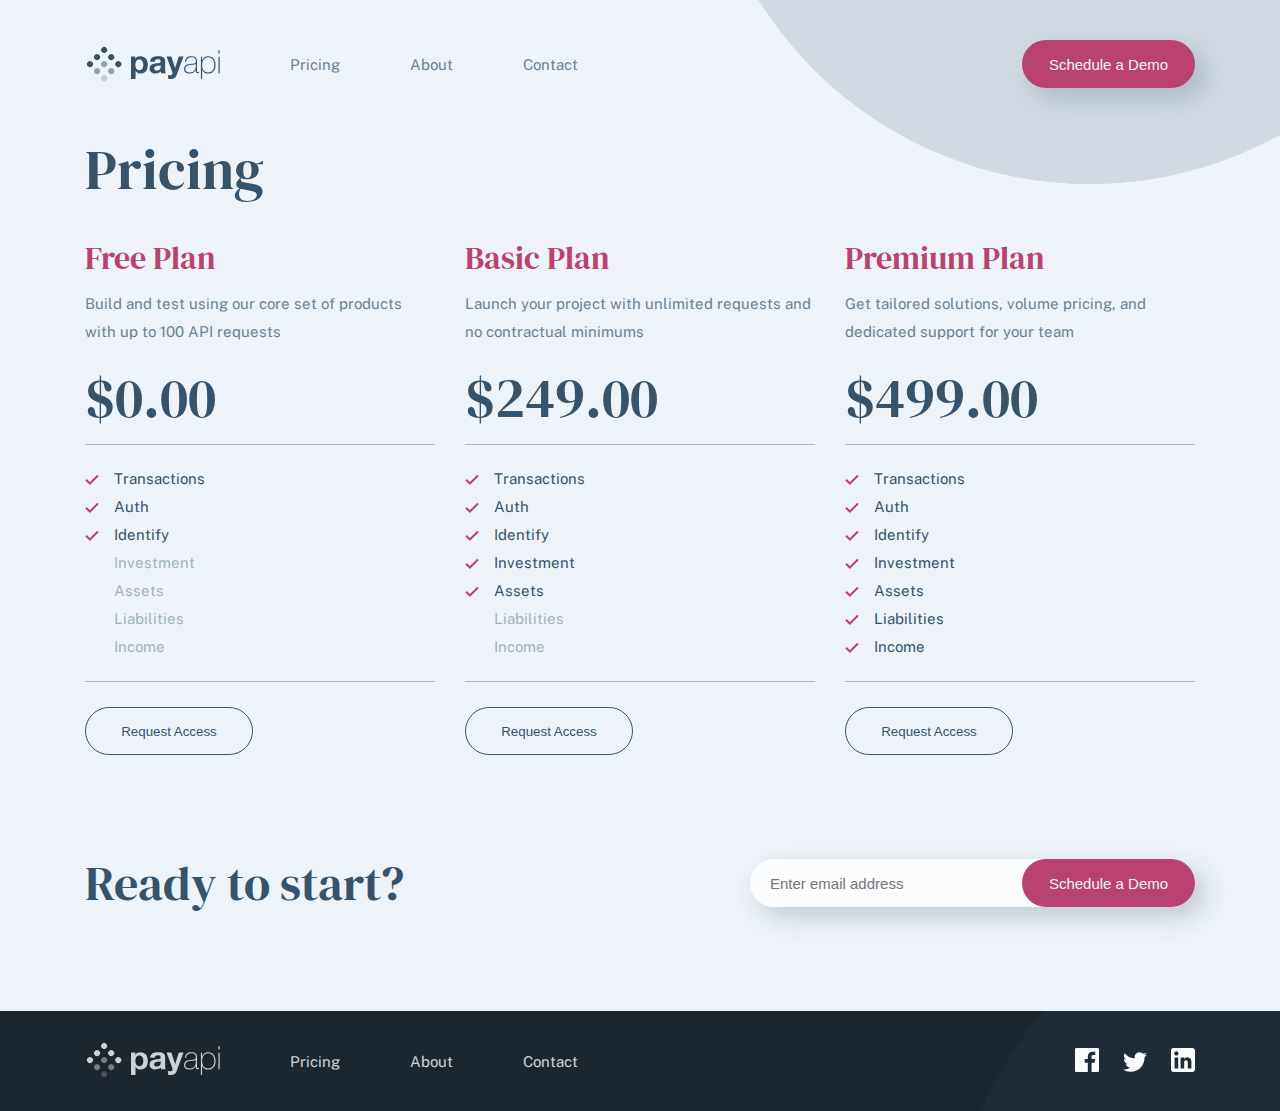
<file: pricing.html>
<!DOCTYPE html>
<html lang="en">
  <head>
    <meta charset="UTF-8" />
    <meta name="viewport" content="width=device-width, initial-scale=1.0" />

    <link rel="icon" type="image/png" sizes="32x32" href="favicon-32x32.png" />
    <link rel="preconnect" href="https://fonts.gstatic.com">
    <link href="https://fonts.googleapis.com/css2?family=DM+Serif+Display&family=Public+Sans:wght@400;600&display=swap"
        rel="stylesheet">
    <link rel="stylesheet" href="https://pro.fontawesome.com/releases/v5.10.0/css/all.css"
        integrity="sha384-AYmEC3Yw5cVb3ZcuHtOA93w35dYTsvhLPVnYs9eStHfGJvOvKxVfELGroGkvsg+p" crossorigin="anonymous" />

    <link rel="stylesheet" href="index.css">
    <link rel="stylesheet" href="pricing.css">

    <title>Frontend Mentor | PayAPI Website Challenge</title>
  </head>

  <body>
    <header class="pricing">
      <div class="navbar">
        <div class="container">
          <figure class="logo-img">
              <a href="index.html"><img src="/shared/desktop/logo.svg" alt="Payapi logo icon"></a>
          </figure>
          <div class="menu" id="menu">
            <nav>
              <ul>
                <li><a href="pricing.html">Pricing</a></li>
                <li><a href="about.html">About</a></li>
                <li><a href="contact.html">Contact</a></li>
              </ul>
            </nav>
            <button class="schedule-button">Schedule a Demo</button>
          </div>
          <div class="menu-button" id="menu-button"></div>
        </div>
      </div>
    </header>
    <main class="pricing">
      <div class="container">
        <h1><small>Pricing</small></h1>
        <div class="pricing-plan-container">
          <div class="pricing-plan">
            <h3>Free Plan</h3>
            <p>Build and test using our core set of products with up to 100 API requests</p>
            <h1><small>$0.00</small></h1>
            <hr>
            <div class="pricing-available-actions">
              <div class="available-action">
                <img src="/shared/desktop/icon-check.svg">
                <p>Transactions</p>
              </div>
              <div class="available-action">
                <img src="/shared/desktop/icon-check.svg">
                <p>Auth</p>
              </div>
              <div class="available-action">
                <img src="/shared/desktop/icon-check.svg">
                <p>Identify</p>
              </div>
              <div class="available-action  not-available">
                <img src="/shared/desktop/icon-check.svg">
                <p>Investment</p>
              </div>
              <div class="available-action not-available">
                <img src="/shared/desktop/icon-check.svg">
                <p>Assets</p>
              </div>
              <div class="available-action not-available">
                <img src="/shared/desktop/icon-check.svg">
                <p>Liabilities</p>
              </div>
              <div class="available-action not-available">
                <img src="/shared/desktop/icon-check.svg">
                <p>Income</p>
              </div>
            </div>
            <hr>
            <button class="request-access-button">Request Access</button>
          </div>
          <div class="pricing-plan">
            <h3>Basic Plan</h3>
            <p>Launch your project with unlimited requests and no contractual minimums</p>
            <h1><small>$249.00</small></h1>
            <hr>
            <div class="pricing-available-actions">
              <div class="available-action">
                <img src="/shared/desktop/icon-check.svg">
                <p>Transactions</p>
              </div>
              <div class="available-action">
                <img src="/shared/desktop/icon-check.svg">
                <p>Auth</p>
              </div>
              <div class="available-action">
                <img src="/shared/desktop/icon-check.svg">
                <p>Identify</p>
              </div>
              <div class="available-action">
                <img src="/shared/desktop/icon-check.svg">
                <p>Investment</p>
              </div>
              <div class="available-action">
                <img src="/shared/desktop/icon-check.svg">
                <p>Assets</p>
              </div>
              <div class="available-action not-available">
                <img src="/shared/desktop/icon-check.svg">
                <p>Liabilities</p>
              </div>
              <div class="available-action not-available">
                <img src="/shared/desktop/icon-check.svg">
                <p>Income</p>
              </div>
            </div>
            <hr>
            <button class="request-access-button">Request Access</button>
          </div>
          <div class="pricing-plan">
            <h3>Premium Plan</h3>
            <p>Get tailored solutions, volume pricing, and dedicated support for your team</p>
            <h1><small>$499.00</small></h1>
            <hr>
            <div class="pricing-available-actions">
              <div class="available-action">
                <img src="/shared/desktop/icon-check.svg">
                <p>Transactions</p>
              </div>
              <div class="available-action">
                <img src="/shared/desktop/icon-check.svg">
                <p>Auth</p>
              </div>
              <div class="available-action">
                <img src="/shared/desktop/icon-check.svg">
                <p>Identify</p>
              </div>
              <div class="available-action ">
                <img src="/shared/desktop/icon-check.svg">
                <p>Investment</p>
              </div>
              <div class="available-action">
                <img src="/shared/desktop/icon-check.svg">
                <p>Assets</p>
              </div>
              <div class="available-action">
                <img src="/shared/desktop/icon-check.svg">
                <p>Liabilities</p>
              </div>
              <div class="available-action">
                <img src="/shared/desktop/icon-check.svg">
                <p>Income</p>
              </div>
            </div>
            <hr>
            <button class="request-access-button">Request Access</button>
          </div>
        </div>
        <div class="ready-to-start-container">
          <h2>
            Ready to start?
          </h2>
          <div class="schedule-form">
            <input type="email" name="email-schedule" id="main-email-schedule-input" placeholder="Enter email address">
            <button class="schedule-button">Schedule a Demo</button>
          </div>
        </div>
      </div>

    </main>
    <footer>
      <div class="container">
          <a href="index.html"><svg width="135" height="38" xmlns="http://www.w3.org/2000/svg"><g fill="#36536B" fill-rule="evenodd"><path d="M50.544 33.934v-7.84h.064a5.36 5.36 0 002.128 1.84c.864.416 1.808.624 2.832.624 1.216 0 2.277-.235 3.184-.704a6.738 6.738 0 002.272-1.888 8.147 8.147 0 001.36-2.72 11.37 11.37 0 00.448-3.2c0-1.173-.15-2.299-.448-3.376-.299-1.077-.757-2.021-1.376-2.832a6.937 6.937 0 00-2.336-1.952c-.939-.49-2.059-.736-3.36-.736-1.024 0-1.963.203-2.816.608-.853.405-1.557 1.056-2.112 1.952h-.064v-2.112H46v22.336h4.544zm3.808-8.768c-.725 0-1.344-.15-1.856-.448a3.595 3.595 0 01-1.232-1.168 5.044 5.044 0 01-.672-1.68 9.192 9.192 0 01-.208-1.952c0-.683.064-1.344.192-1.984a4.98 4.98 0 01.656-1.696c.31-.49.715-.89 1.216-1.2.501-.31 1.125-.464 1.872-.464.725 0 1.339.155 1.84.464.501.31.912.715 1.232 1.216.32.501.55 1.072.688 1.712.139.64.208 1.29.208 1.952 0 .661-.064 1.312-.192 1.952-.128.64-.347 1.2-.656 1.68-.31.48-.715.87-1.216 1.168-.501.299-1.125.448-1.872.448zm15.882 3.392c1.024 0 2.027-.15 3.008-.448a5.921 5.921 0 002.56-1.568 6.52 6.52 0 00.32 1.6h4.608c-.213-.341-.363-.853-.448-1.536a17.288 17.288 0 01-.128-2.144v-8.608c0-1.003-.224-1.808-.672-2.416a4.603 4.603 0 00-1.728-1.424 7.733 7.733 0 00-2.336-.688 18.543 18.543 0 00-2.528-.176c-.917 0-1.83.09-2.736.272a7.809 7.809 0 00-2.448.912 5.448 5.448 0 00-1.792 1.696c-.47.704-.736 1.59-.8 2.656h4.544c.085-.896.384-1.536.896-1.92.512-.384 1.216-.576 2.112-.576.405 0 .784.027 1.136.08.352.053.661.16.928.32s.48.384.64.672c.16.288.24.677.24 1.168.021.47-.117.827-.416 1.072-.299.245-.704.432-1.216.56-.512.128-1.099.224-1.76.288-.661.064-1.333.15-2.016.256-.683.107-1.36.25-2.032.432a5.735 5.735 0 00-1.792.816c-.523.363-.95.848-1.28 1.456-.33.608-.496 1.381-.496 2.32 0 .853.144 1.59.432 2.208a4.17 4.17 0 001.2 1.536c.512.405 1.11.704 1.792.896a8.127 8.127 0 002.208.288zm1.696-3.008c-.363 0-.715-.032-1.056-.096a2.566 2.566 0 01-.896-.336 1.717 1.717 0 01-.608-.656c-.15-.277-.224-.619-.224-1.024 0-.427.075-.779.224-1.056.15-.277.347-.507.592-.688a2.98 2.98 0 01.864-.432c.33-.107.667-.192 1.008-.256.363-.064.725-.117 1.088-.16.363-.043.71-.096 1.04-.16.33-.064.64-.144.928-.24.288-.096.528-.23.72-.4v1.696c0 .256-.027.597-.08 1.024a3.428 3.428 0 01-.432 1.264c-.235.416-.597.773-1.088 1.072-.49.299-1.184.448-2.08.448zm13.962 8.384c1.557 0 2.773-.288 3.648-.864.874-.576 1.557-1.536 2.048-2.88L98.5 11.598h-4.704L90.18 22.926h-.064l-3.744-11.328H81.54l5.792 15.52c.128.32.192.661.192 1.024 0 .49-.144.939-.432 1.344-.288.405-.731.64-1.328.704-.448.021-.896.01-1.344-.032-.448-.043-.886-.085-1.312-.128v3.744c.469.043.933.08 1.392.112.458.032.922.048 1.392.048zm18.698-5.408c.789 0 1.514-.096 2.176-.288a6.581 6.581 0 001.776-.8c.522-.341.965-.73 1.328-1.168.362-.437.64-.901.832-1.392h.064v.864c0 .341.026.656.08.944.053.288.154.539.304.752.149.213.368.384.656.512.288.128.677.192 1.168.192.34 0 .672-.043.992-.128V26.99a5.835 5.835 0 01-.896.096c-.278 0-.491-.059-.64-.176a.961.961 0 01-.32-.464 2.357 2.357 0 01-.112-.64c-.011-.235-.016-.47-.016-.704v-9.568c0-1.259-.454-2.277-1.36-3.056-.907-.779-2.352-1.168-4.336-1.168-1.984 0-3.515.453-4.592 1.36-1.078.907-1.66 2.267-1.744 4.08h1.216c.085-1.472.58-2.57 1.488-3.296.906-.725 2.096-1.088 3.568-1.088.832 0 1.536.085 2.112.256.576.17 1.045.405 1.408.704.362.299.629.64.8 1.024.17.384.256.8.256 1.248 0 .576-.032 1.056-.096 1.44a1.64 1.64 0 01-.48.944c-.256.245-.635.437-1.136.576-.502.139-1.19.24-2.064.304l-1.888.16c-.662.064-1.35.17-2.064.32-.715.15-1.366.4-1.952.752a4.367 4.367 0 00-1.456 1.44c-.384.608-.576 1.392-.576 2.352 0 1.579.48 2.747 1.44 3.504.96.757 2.314 1.136 4.064 1.136zm.032-1.056c-1.344 0-2.4-.293-3.168-.88-.768-.587-1.152-1.488-1.152-2.704 0-.768.149-1.392.448-1.872.298-.48.688-.859 1.168-1.136a5.213 5.213 0 011.616-.592 20.778 20.778 0 011.792-.272l2.048-.192a16.93 16.93 0 002.032-.288c.608-.128 1.06-.373 1.36-.736v3.072c0 .213-.06.624-.176 1.232-.118.608-.39 1.237-.816 1.888-.427.65-1.046 1.227-1.856 1.728-.811.501-1.91.752-3.296.752zm12.49 6.56v-9.312h.063c.491 1.344 1.27 2.315 2.336 2.912 1.067.597 2.283.896 3.648.896 1.26 0 2.352-.213 3.28-.64a6.254 6.254 0 002.304-1.776c.608-.757 1.062-1.659 1.36-2.704.3-1.045.448-2.197.448-3.456 0-1.152-.149-2.25-.448-3.296-.298-1.045-.752-1.963-1.36-2.752a6.651 6.651 0 00-2.304-1.888c-.928-.47-2.02-.704-3.28-.704-.896 0-1.69.139-2.384.416a6.39 6.39 0 00-1.776 1.04c-.49.416-.885.87-1.184 1.36-.298.49-.512.939-.64 1.344h-.064v-3.776h-1.216V34.03h1.216zm6.047-6.56c-1.152 0-2.117-.208-2.896-.624a5.008 5.008 0 01-1.856-1.664c-.458-.693-.784-1.493-.976-2.4a13.637 13.637 0 01-.288-2.832c0-.981.107-1.925.32-2.832a7.152 7.152 0 011.04-2.416 5.407 5.407 0 011.872-1.696c.768-.427 1.696-.64 2.784-.64 1.11 0 2.054.219 2.832.656a5.599 5.599 0 011.904 1.728c.491.715.854 1.525 1.088 2.432.235.907.352 1.83.352 2.768 0 1.024-.122 1.99-.368 2.896-.245.907-.618 1.701-1.12 2.384a5.487 5.487 0 01-1.92 1.632c-.778.405-1.7.608-2.768.608zm11.498-18.88V5.294h-1.216V8.59h1.216zm0 19.552V11.694h-1.216v16.448h1.216z" fill-rule="nonzero"/><g><circle transform="rotate(45 19.142 5)" cx="19.142" cy="5" r="3"/><circle transform="rotate(45 26.213 12.071)" cx="26.213" cy="12.071" r="3"/><circle transform="rotate(45 33.284 19.142)" cx="33.284" cy="19.142" r="3"/><circle transform="rotate(45 12.071 12.071)" cx="12.071" cy="12.071" r="3"/><circle opacity=".5" transform="rotate(45 19.142 19.142)" cx="19.142" cy="19.142" r="3"/><circle opacity=".5" transform="rotate(45 26.213 26.213)" cx="26.213" cy="26.213" r="3"/><circle transform="rotate(45 5 19.142)" cx="5" cy="19.142" r="3"/><circle opacity=".5" transform="rotate(45 12.071 26.213)" cx="12.071" cy="26.213" r="3"/><circle opacity=".25" transform="rotate(45 19.142 33.284)" cx="19.142" cy="33.284" r="3"/></g></g></svg></a>
        <nav>
          <ul>
            <li><a href="">Pricing</a></li>
            <li><a href="">About</a></li>
            <li><a href="">Contact</a></li>
          </ul>
        </nav>
        <div class="social-links">
          <a class="social-link-icon">
            <svg width="24" height="24" xmlns="http://www.w3.org/2000/svg"><path d="M22.675 0H1.325C.593 0 0 .593 0 1.325v21.351C0 23.407.593 24 1.325 24H12.82v-9.294H9.692v-3.622h3.128V8.413c0-3.1 1.893-4.788 4.659-4.788 1.325 0 2.463.099 2.795.143v3.24l-1.918.001c-1.504 0-1.795.715-1.795 1.763v2.313h3.587l-.467 3.622h-3.12V24h6.116c.73 0 1.323-.593 1.323-1.325V1.325C24 .593 23.407 0 22.675 0z" fill="#FBFCFE" fill-rule="nonzero"/></svg>
          </a>
          <a class="social-link-icon">
            <svg width="24" height="20" xmlns="http://www.w3.org/2000/svg"><path d="M24 2.557a9.83 9.83 0 01-2.828.775A4.932 4.932 0 0023.337.608a9.864 9.864 0 01-3.127 1.195A4.916 4.916 0 0016.616.248c-3.179 0-5.515 2.966-4.797 6.045A13.978 13.978 0 011.671 1.149a4.93 4.93 0 001.523 6.574 4.903 4.903 0 01-2.229-.616c-.054 2.281 1.581 4.415 3.949 4.89a4.935 4.935 0 01-2.224.084 4.928 4.928 0 004.6 3.419A9.9 9.9 0 010 17.54a13.94 13.94 0 007.548 2.212c9.142 0 14.307-7.721 13.995-14.646A10.025 10.025 0 0024 2.557z" fill="#FBFCFE" fill-rule="nonzero"/></svg>
          </a>
          <a class="social-link-icon">
            <svg width="24" height="24" xmlns="http://www.w3.org/2000/svg"><path d="M21.6 0H2.4C1.08 0 0 1.08 0 2.4v19.2C0 22.92 1.08 24 2.4 24h19.2c1.32 0 2.4-1.08 2.4-2.4V2.4C24 1.08 22.92 0 21.6 0zM7.2 20.4H3.6V9.6h3.6v10.8zM5.4 7.56c-1.2 0-2.16-.96-2.16-2.16 0-1.2.96-2.16 2.16-2.16 1.2 0 2.16.96 2.16 2.16 0 1.2-.96 2.16-2.16 2.16zm15 12.84h-3.6v-6.36c0-.96-.84-1.8-1.8-1.8-.96 0-1.8.84-1.8 1.8v6.36H9.6V9.6h3.6v1.44c.6-.96 1.92-1.68 3-1.68 2.28 0 4.2 1.92 4.2 4.2v6.84z" fill="#FFF" fill-rule="nonzero"/></svg>
          </a>
        </div>
      </div>
    </footer>
    <script src="index.js"></script>
  </body>

</html>
</file>
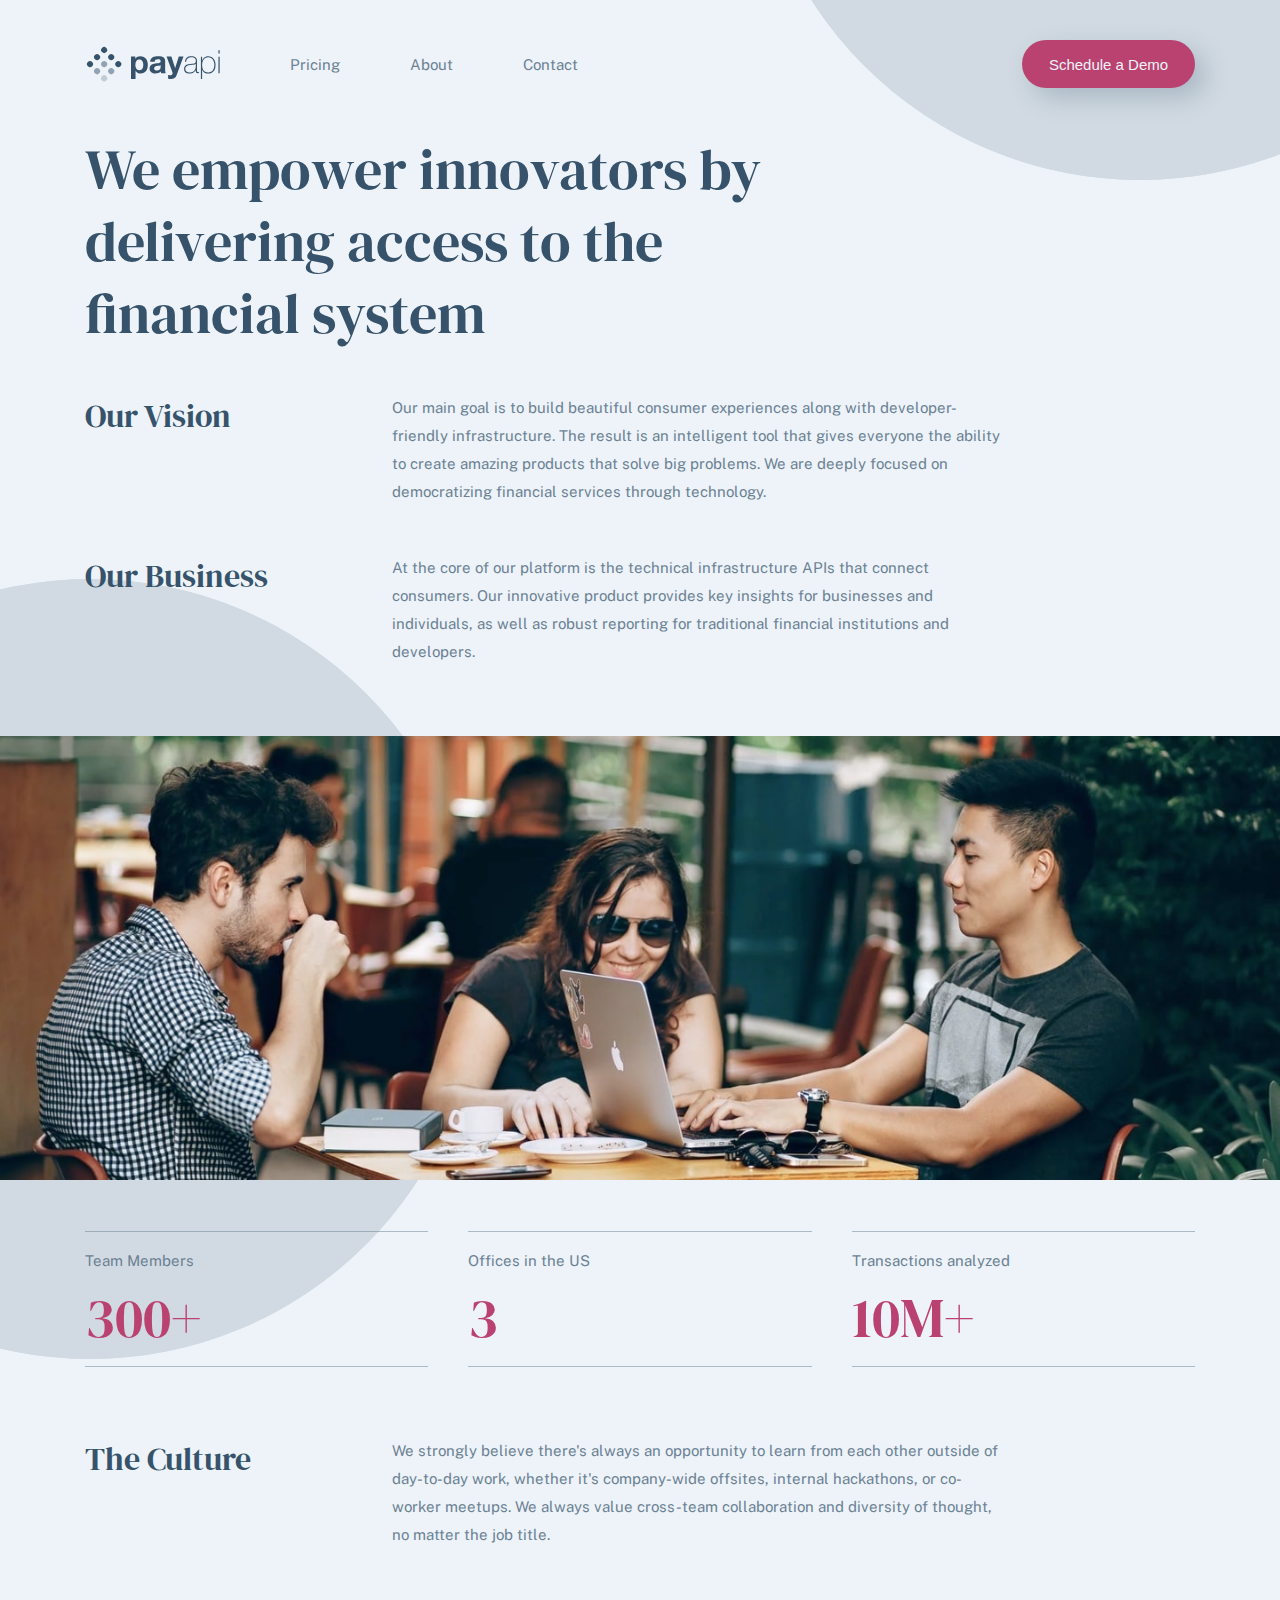
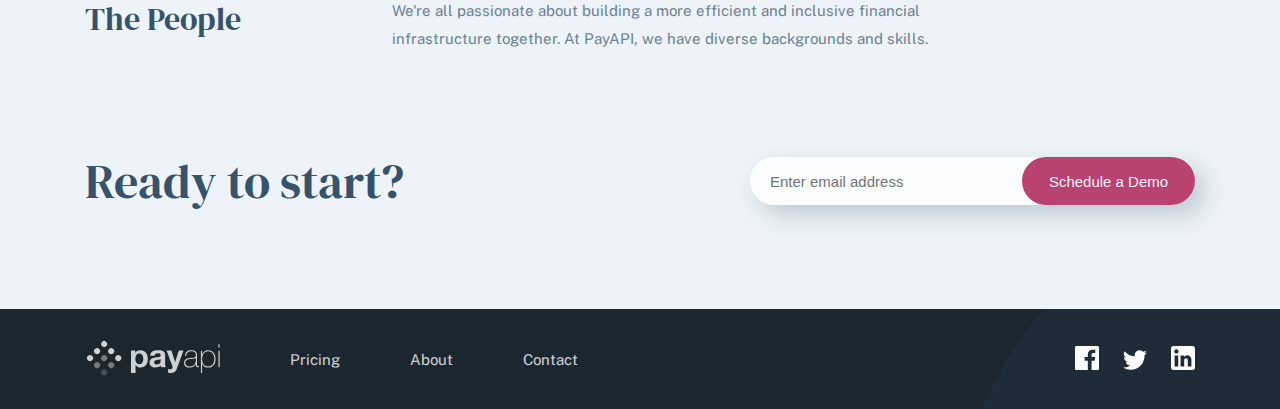
<file: payapi-multi-page-website/starter-code/about.html>
<!DOCTYPE html>
<html lang="en">
  <head>
    <meta charset="UTF-8" />
    <meta name="viewport" content="width=device-width, initial-scale=1.0" />

    <link rel="icon" type="image/png" sizes="32x32" href="./assets/favicon-32x32.png" />
    <link rel="preconnect" href="https://fonts.gstatic.com">
    <link href="https://fonts.googleapis.com/css2?family=DM+Serif+Display&family=Public+Sans:wght@400;600&display=swap"
        rel="stylesheet">
    <link rel="stylesheet" href="https://pro.fontawesome.com/releases/v5.10.0/css/all.css"
        integrity="sha384-AYmEC3Yw5cVb3ZcuHtOA93w35dYTsvhLPVnYs9eStHfGJvOvKxVfELGroGkvsg+p" crossorigin="anonymous" />

    <link rel="stylesheet" href="index.css">
    <link rel="stylesheet" href="about.css">

    <title>Frontend Mentor | PayAPI Website Challenge</title>
  </head>

  <body>
    <header >
      <div class="navbar">
        <div class="container">
          <figure class="logo-img">
            <a href="index.html"><img src="assets/shared/desktop/logo.svg" alt="Payapi logo icon"></a>
          </figure>
          <div class="menu" id="menu">
            <nav>
              <ul>
                <li><a href="pricing.html">Pricing</a></li>
                <li><a href="about.html">About</a></li>
                <li><a href="contact.html">Contact</a></li>
              </ul>
            </nav>
            <button class="schedule-button">Schedule a Demo</button>
          </div>
          <div class="menu-button" id="menu-button"></div>
        </div>
      </div>
    </header>
    <main class="about-main">
      <div class="container">
        <div class="main-title">
          <h1><small>We empower innovators by delivering access to the financial system</small></h1>
        </div>
        <div class="about-content-container">
          <div class="about-item">
            <div class="about-title">
              <h3>Our Vision</h3>
            </div>
            <div class="about-description">
              <p>Our main goal is to build beautiful consumer experiences along with developer-friendly
                infrastructure. The result is an intelligent tool that gives everyone the ability to create
                amazing products that solve big problems. We are deeply focused on democratizing financial
                services through technology.</p>
            </div>
          </div>
          <div class="about-item">
            <div class="about-title">
              <h3>Our Business</h3>
            </div>
            <div class="about-description">
              <p>At the core of our platform is the technical infrastructure APIs that connect consumers.
                Our innovative product provides key insights for businesses and individuals, as well as
                robust reporting for traditional financial institutions and developers.</p>
            </div>
          </div>
        </div>
      </div>
      <div class="about-img-container">
        <img class="about-img" alt="about image" src="./assets/about/desktop/image-team-members.jpg">
      </div>
      <div class="container">
        <div class="company-stats">
          <div class="stat">
            <hr class="mobile-hr">
            <span>Team Members</span>
            <h3>300+</h3>
            <hr>
          </div>
          <div class="stat">
            <hr>
            <span>Offices in the US</span>
            <h3>3</h3>
            <hr>
          </div>
          <div class="stat">
            <hr>
            <span>Transactions analyzed</span>
            <h3>10M+</h3>
            <hr class="mobile-hr">
          </div>
        </div>
        <div class="about-content-container">
          <div class="about-item">
            <div class="about-title">
              <h3>The Culture</h3>
            </div>
            <div class="about-description">
              <p>We strongly believe there's always an opportunity to learn from each other outside of
                day-to-day work, whether it's company-wide offsites, internal hackathons, or co-worker meetups.
                We always value cross-team collaboration and diversity of thought, no matter the job title.</p>
            </div>
          </div>
          <div class="about-item">
            <div class="about-title">
              <h3>The People</h3>
            </div>
            <div class="about-description">
              <p>We're all passionate about building a more efficient and inclusive financial infrastructure
                together. At PayAPI, we have diverse backgrounds and skills.</p>
            </div>
          </div>
          <div class="ready-to-start-container">
            <h2>
              Ready to start?
            </h2>
            <div class="schedule-form">
              <input type="email" name="email-schedule" id="main-email-schedule-input" placeholder="Enter email address">
              <button class="schedule-button">Schedule a Demo</button>
            </div>
          </div>
        </div>
      </div>
    </main>
    <footer>
      <div class="container">
        <a href="index.html"><svg width="135" height="38" xmlns="http://www.w3.org/2000/svg"><g fill="#36536B" fill-rule="evenodd"><path d="M50.544 33.934v-7.84h.064a5.36 5.36 0 002.128 1.84c.864.416 1.808.624 2.832.624 1.216 0 2.277-.235 3.184-.704a6.738 6.738 0 002.272-1.888 8.147 8.147 0 001.36-2.72 11.37 11.37 0 00.448-3.2c0-1.173-.15-2.299-.448-3.376-.299-1.077-.757-2.021-1.376-2.832a6.937 6.937 0 00-2.336-1.952c-.939-.49-2.059-.736-3.36-.736-1.024 0-1.963.203-2.816.608-.853.405-1.557 1.056-2.112 1.952h-.064v-2.112H46v22.336h4.544zm3.808-8.768c-.725 0-1.344-.15-1.856-.448a3.595 3.595 0 01-1.232-1.168 5.044 5.044 0 01-.672-1.68 9.192 9.192 0 01-.208-1.952c0-.683.064-1.344.192-1.984a4.98 4.98 0 01.656-1.696c.31-.49.715-.89 1.216-1.2.501-.31 1.125-.464 1.872-.464.725 0 1.339.155 1.84.464.501.31.912.715 1.232 1.216.32.501.55 1.072.688 1.712.139.64.208 1.29.208 1.952 0 .661-.064 1.312-.192 1.952-.128.64-.347 1.2-.656 1.68-.31.48-.715.87-1.216 1.168-.501.299-1.125.448-1.872.448zm15.882 3.392c1.024 0 2.027-.15 3.008-.448a5.921 5.921 0 002.56-1.568 6.52 6.52 0 00.32 1.6h4.608c-.213-.341-.363-.853-.448-1.536a17.288 17.288 0 01-.128-2.144v-8.608c0-1.003-.224-1.808-.672-2.416a4.603 4.603 0 00-1.728-1.424 7.733 7.733 0 00-2.336-.688 18.543 18.543 0 00-2.528-.176c-.917 0-1.83.09-2.736.272a7.809 7.809 0 00-2.448.912 5.448 5.448 0 00-1.792 1.696c-.47.704-.736 1.59-.8 2.656h4.544c.085-.896.384-1.536.896-1.92.512-.384 1.216-.576 2.112-.576.405 0 .784.027 1.136.08.352.053.661.16.928.32s.48.384.64.672c.16.288.24.677.24 1.168.021.47-.117.827-.416 1.072-.299.245-.704.432-1.216.56-.512.128-1.099.224-1.76.288-.661.064-1.333.15-2.016.256-.683.107-1.36.25-2.032.432a5.735 5.735 0 00-1.792.816c-.523.363-.95.848-1.28 1.456-.33.608-.496 1.381-.496 2.32 0 .853.144 1.59.432 2.208a4.17 4.17 0 001.2 1.536c.512.405 1.11.704 1.792.896a8.127 8.127 0 002.208.288zm1.696-3.008c-.363 0-.715-.032-1.056-.096a2.566 2.566 0 01-.896-.336 1.717 1.717 0 01-.608-.656c-.15-.277-.224-.619-.224-1.024 0-.427.075-.779.224-1.056.15-.277.347-.507.592-.688a2.98 2.98 0 01.864-.432c.33-.107.667-.192 1.008-.256.363-.064.725-.117 1.088-.16.363-.043.71-.096 1.04-.16.33-.064.64-.144.928-.24.288-.096.528-.23.72-.4v1.696c0 .256-.027.597-.08 1.024a3.428 3.428 0 01-.432 1.264c-.235.416-.597.773-1.088 1.072-.49.299-1.184.448-2.08.448zm13.962 8.384c1.557 0 2.773-.288 3.648-.864.874-.576 1.557-1.536 2.048-2.88L98.5 11.598h-4.704L90.18 22.926h-.064l-3.744-11.328H81.54l5.792 15.52c.128.32.192.661.192 1.024 0 .49-.144.939-.432 1.344-.288.405-.731.64-1.328.704-.448.021-.896.01-1.344-.032-.448-.043-.886-.085-1.312-.128v3.744c.469.043.933.08 1.392.112.458.032.922.048 1.392.048zm18.698-5.408c.789 0 1.514-.096 2.176-.288a6.581 6.581 0 001.776-.8c.522-.341.965-.73 1.328-1.168.362-.437.64-.901.832-1.392h.064v.864c0 .341.026.656.08.944.053.288.154.539.304.752.149.213.368.384.656.512.288.128.677.192 1.168.192.34 0 .672-.043.992-.128V26.99a5.835 5.835 0 01-.896.096c-.278 0-.491-.059-.64-.176a.961.961 0 01-.32-.464 2.357 2.357 0 01-.112-.64c-.011-.235-.016-.47-.016-.704v-9.568c0-1.259-.454-2.277-1.36-3.056-.907-.779-2.352-1.168-4.336-1.168-1.984 0-3.515.453-4.592 1.36-1.078.907-1.66 2.267-1.744 4.08h1.216c.085-1.472.58-2.57 1.488-3.296.906-.725 2.096-1.088 3.568-1.088.832 0 1.536.085 2.112.256.576.17 1.045.405 1.408.704.362.299.629.64.8 1.024.17.384.256.8.256 1.248 0 .576-.032 1.056-.096 1.44a1.64 1.64 0 01-.48.944c-.256.245-.635.437-1.136.576-.502.139-1.19.24-2.064.304l-1.888.16c-.662.064-1.35.17-2.064.32-.715.15-1.366.4-1.952.752a4.367 4.367 0 00-1.456 1.44c-.384.608-.576 1.392-.576 2.352 0 1.579.48 2.747 1.44 3.504.96.757 2.314 1.136 4.064 1.136zm.032-1.056c-1.344 0-2.4-.293-3.168-.88-.768-.587-1.152-1.488-1.152-2.704 0-.768.149-1.392.448-1.872.298-.48.688-.859 1.168-1.136a5.213 5.213 0 011.616-.592 20.778 20.778 0 011.792-.272l2.048-.192a16.93 16.93 0 002.032-.288c.608-.128 1.06-.373 1.36-.736v3.072c0 .213-.06.624-.176 1.232-.118.608-.39 1.237-.816 1.888-.427.65-1.046 1.227-1.856 1.728-.811.501-1.91.752-3.296.752zm12.49 6.56v-9.312h.063c.491 1.344 1.27 2.315 2.336 2.912 1.067.597 2.283.896 3.648.896 1.26 0 2.352-.213 3.28-.64a6.254 6.254 0 002.304-1.776c.608-.757 1.062-1.659 1.36-2.704.3-1.045.448-2.197.448-3.456 0-1.152-.149-2.25-.448-3.296-.298-1.045-.752-1.963-1.36-2.752a6.651 6.651 0 00-2.304-1.888c-.928-.47-2.02-.704-3.28-.704-.896 0-1.69.139-2.384.416a6.39 6.39 0 00-1.776 1.04c-.49.416-.885.87-1.184 1.36-.298.49-.512.939-.64 1.344h-.064v-3.776h-1.216V34.03h1.216zm6.047-6.56c-1.152 0-2.117-.208-2.896-.624a5.008 5.008 0 01-1.856-1.664c-.458-.693-.784-1.493-.976-2.4a13.637 13.637 0 01-.288-2.832c0-.981.107-1.925.32-2.832a7.152 7.152 0 011.04-2.416 5.407 5.407 0 011.872-1.696c.768-.427 1.696-.64 2.784-.64 1.11 0 2.054.219 2.832.656a5.599 5.599 0 011.904 1.728c.491.715.854 1.525 1.088 2.432.235.907.352 1.83.352 2.768 0 1.024-.122 1.99-.368 2.896-.245.907-.618 1.701-1.12 2.384a5.487 5.487 0 01-1.92 1.632c-.778.405-1.7.608-2.768.608zm11.498-18.88V5.294h-1.216V8.59h1.216zm0 19.552V11.694h-1.216v16.448h1.216z" fill-rule="nonzero"/><g><circle transform="rotate(45 19.142 5)" cx="19.142" cy="5" r="3"/><circle transform="rotate(45 26.213 12.071)" cx="26.213" cy="12.071" r="3"/><circle transform="rotate(45 33.284 19.142)" cx="33.284" cy="19.142" r="3"/><circle transform="rotate(45 12.071 12.071)" cx="12.071" cy="12.071" r="3"/><circle opacity=".5" transform="rotate(45 19.142 19.142)" cx="19.142" cy="19.142" r="3"/><circle opacity=".5" transform="rotate(45 26.213 26.213)" cx="26.213" cy="26.213" r="3"/><circle transform="rotate(45 5 19.142)" cx="5" cy="19.142" r="3"/><circle opacity=".5" transform="rotate(45 12.071 26.213)" cx="12.071" cy="26.213" r="3"/><circle opacity=".25" transform="rotate(45 19.142 33.284)" cx="19.142" cy="33.284" r="3"/></g></g></svg></a>
        <nav>
          <ul>
            <li><a href="">Pricing</a></li>
            <li><a href="">About</a></li>
            <li><a href="">Contact</a></li>
          </ul>
        </nav>
        <div class="social-links">
          <a class="social-link-icon">
            <svg width="24" height="24" xmlns="http://www.w3.org/2000/svg"><path d="M22.675 0H1.325C.593 0 0 .593 0 1.325v21.351C0 23.407.593 24 1.325 24H12.82v-9.294H9.692v-3.622h3.128V8.413c0-3.1 1.893-4.788 4.659-4.788 1.325 0 2.463.099 2.795.143v3.24l-1.918.001c-1.504 0-1.795.715-1.795 1.763v2.313h3.587l-.467 3.622h-3.12V24h6.116c.73 0 1.323-.593 1.323-1.325V1.325C24 .593 23.407 0 22.675 0z" fill="#FBFCFE" fill-rule="nonzero"/></svg>
          </a>
          <a class="social-link-icon">
            <svg width="24" height="20" xmlns="http://www.w3.org/2000/svg"><path d="M24 2.557a9.83 9.83 0 01-2.828.775A4.932 4.932 0 0023.337.608a9.864 9.864 0 01-3.127 1.195A4.916 4.916 0 0016.616.248c-3.179 0-5.515 2.966-4.797 6.045A13.978 13.978 0 011.671 1.149a4.93 4.93 0 001.523 6.574 4.903 4.903 0 01-2.229-.616c-.054 2.281 1.581 4.415 3.949 4.89a4.935 4.935 0 01-2.224.084 4.928 4.928 0 004.6 3.419A9.9 9.9 0 010 17.54a13.94 13.94 0 007.548 2.212c9.142 0 14.307-7.721 13.995-14.646A10.025 10.025 0 0024 2.557z" fill="#FBFCFE" fill-rule="nonzero"/></svg>
          </a>
          <a class="social-link-icon">
            <svg width="24" height="24" xmlns="http://www.w3.org/2000/svg"><path d="M21.6 0H2.4C1.08 0 0 1.08 0 2.4v19.2C0 22.92 1.08 24 2.4 24h19.2c1.32 0 2.4-1.08 2.4-2.4V2.4C24 1.08 22.92 0 21.6 0zM7.2 20.4H3.6V9.6h3.6v10.8zM5.4 7.56c-1.2 0-2.16-.96-2.16-2.16 0-1.2.96-2.16 2.16-2.16 1.2 0 2.16.96 2.16 2.16 0 1.2-.96 2.16-2.16 2.16zm15 12.84h-3.6v-6.36c0-.96-.84-1.8-1.8-1.8-.96 0-1.8.84-1.8 1.8v6.36H9.6V9.6h3.6v1.44c.6-.96 1.92-1.68 3-1.68 2.28 0 4.2 1.92 4.2 4.2v6.84z" fill="#FFF" fill-rule="nonzero"/></svg>
          </a>
        </div>
      </div>
    </footer>
    <script src="index.js"></script>
  </body>

</html>
</file>
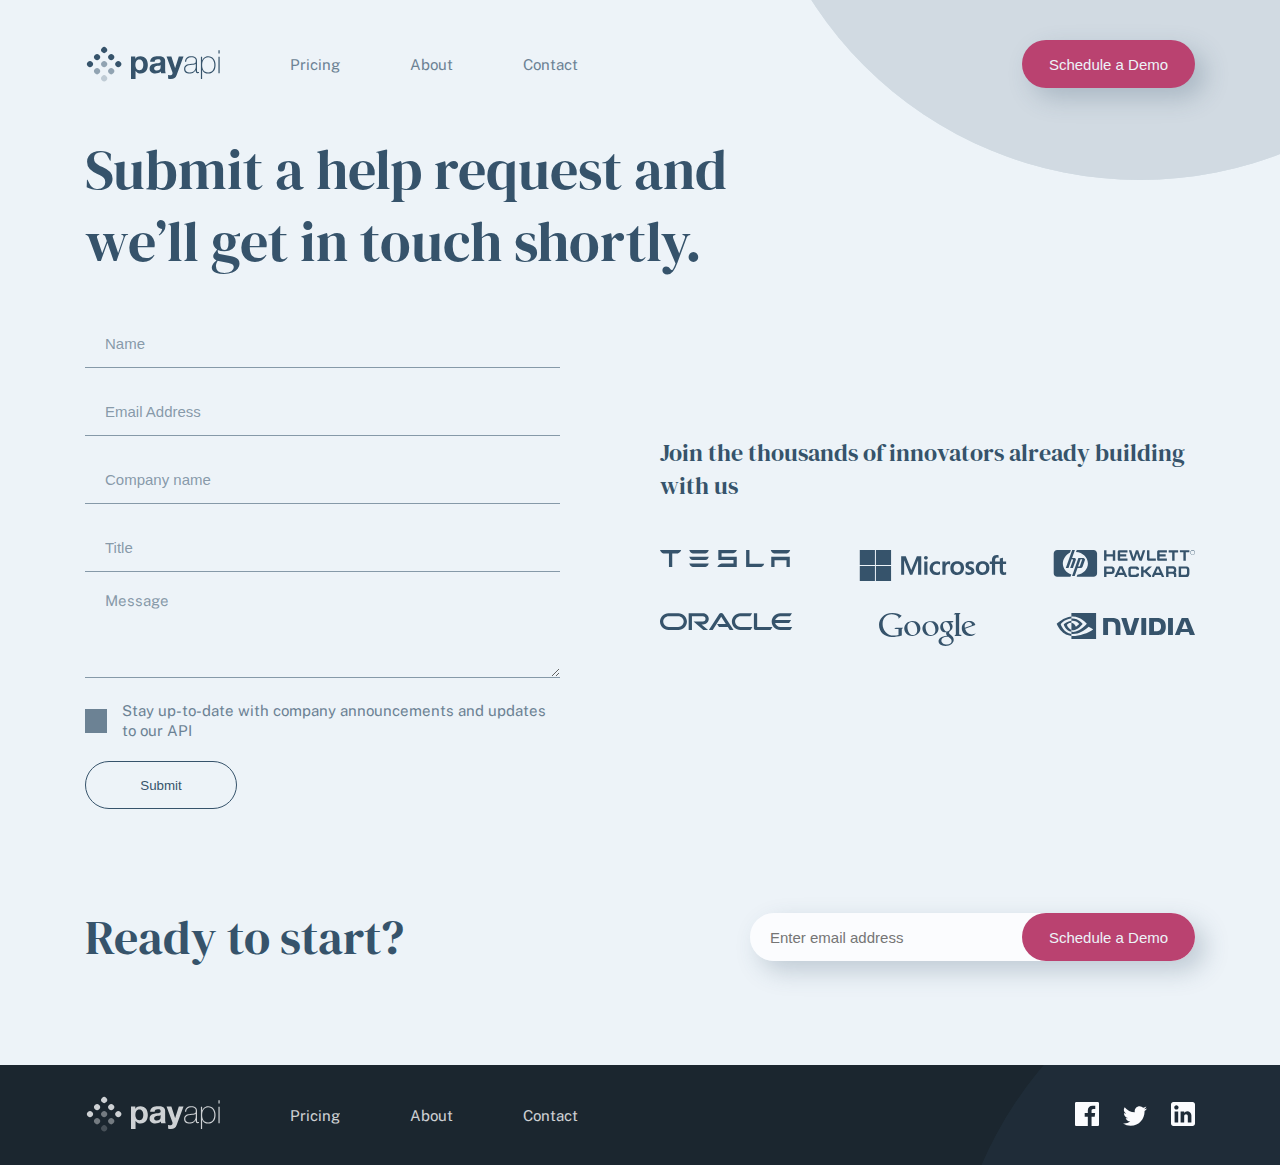
<file: payapi-multi-page-website/starter-code/contact.html>
<!DOCTYPE html>
<html lang="en">
  <head>
    <meta charset="UTF-8" />
    <meta name="viewport" content="width=device-width, initial-scale=1.0" />

    <link rel="icon" type="image/png" sizes="32x32" href="./assets/favicon-32x32.png" />

    <title>Frontend Mentor | PayAPI Website Challenge</title>
    <link rel="preconnect" href="https://fonts.gstatic.com">
    <link href="https://fonts.googleapis.com/css2?family=DM+Serif+Display&family=Public+Sans:wght@400;600&display=swap"
        rel="stylesheet">
    <link rel="stylesheet" href="https://pro.fontawesome.com/releases/v5.10.0/css/all.css"
        integrity="sha384-AYmEC3Yw5cVb3ZcuHtOA93w35dYTsvhLPVnYs9eStHfGJvOvKxVfELGroGkvsg+p" crossorigin="anonymous" />

    <link rel="stylesheet" href="index.css">
    <link rel="stylesheet" href="contact.css">
  </head>

  <body>
    <header class="pricing">
      <div class="navbar">
        <div class="container">
          <figure class="logo-img">
            <a href="index.html"><img src="assets/shared/desktop/logo.svg" alt="Payapi logo icon"></a>
          </figure>
          <div class="menu" id="menu">
            <nav>
              <ul>
                <li><a href="pricing.html">Pricing</a></li>
                <li><a href="about.html">About</a></li>
                <li><a href="contact.html">Contact</a></li>
              </ul>
            </nav>
            <button class="schedule-button">Schedule a Demo</button>
          </div>
          <div class="menu-button" id="menu-button"></div>
        </div>
      </div>
    </header>
    <main class="about-main">
      <div class="container">
        <div class="main-title">
          <h1><small>Submit a help request and we’ll get in touch shortly.</small></h1>
        </div>
        <div class="main-container">
          <form action="/contact.html" class="contact-form" id="form">
            <div class="input-container" id="name-container">
              <input type="text" autocomplete="name" placeholder="Name" id="name">
            </div>
            <div class="input-container" id="email-container">
              <input  type="text" autocomplete="email" placeholder="Email Address" id="email">
            </div>
            <input type="text" placeholder="Company name">
            <input type="text" placeholder="Title">
            <div class="input-container" id="message-container">
              <textarea id="message" cols="30" rows="5" placeholder="Message"></textarea>
            </div>
            <label class="custom-checkbox">
              <input type="checkbox" class="custom-checkbox-input">
              <span class="custom-checkbox-show custom-checkbox-show--checkbox"></span>
              <span class="custom-checkbox-text">Stay up-to-date with company announcements and updates to our API</span>
            </label>
            <button type="submit">Submit</button>
          </form>
          <div class="join-message-container">
            <h4>Join the thousands of innovators already building with us</h4>
            <div class="enterprises-logos-container">
              <img src="assets/shared/desktop/tesla.svg" class="tesla-icon"  alt="">
              <img src="assets/shared/desktop/microsoft.svg" alt="">
              <img src="assets/shared/desktop/hewlett-packard.svg" alt="">
              <img src="assets/shared/desktop/oracle.svg" class="oracle-icon" alt="">
              <img src="assets/shared/desktop/google.svg" class="google-icon" alt="">
              <img src="assets/shared/desktop/nvidia.svg" alt="">
            </div>
          </div>
        </div>
        <div class="ready-to-start-container">
          <h2>
            Ready to start?
          </h2>
          <div class="schedule-form">
            <input type="email" name="email-schedule" id="main-email-schedule-input" placeholder="Enter email address">
            <button class="schedule-button">Schedule a Demo</button>
          </div>
        </div>
      </div>
    </main>
    <footer>
      <div class="container">
        <a href="index.html"><svg width="135" height="38" xmlns="http://www.w3.org/2000/svg"><g fill="#36536B" fill-rule="evenodd"><path d="M50.544 33.934v-7.84h.064a5.36 5.36 0 002.128 1.84c.864.416 1.808.624 2.832.624 1.216 0 2.277-.235 3.184-.704a6.738 6.738 0 002.272-1.888 8.147 8.147 0 001.36-2.72 11.37 11.37 0 00.448-3.2c0-1.173-.15-2.299-.448-3.376-.299-1.077-.757-2.021-1.376-2.832a6.937 6.937 0 00-2.336-1.952c-.939-.49-2.059-.736-3.36-.736-1.024 0-1.963.203-2.816.608-.853.405-1.557 1.056-2.112 1.952h-.064v-2.112H46v22.336h4.544zm3.808-8.768c-.725 0-1.344-.15-1.856-.448a3.595 3.595 0 01-1.232-1.168 5.044 5.044 0 01-.672-1.68 9.192 9.192 0 01-.208-1.952c0-.683.064-1.344.192-1.984a4.98 4.98 0 01.656-1.696c.31-.49.715-.89 1.216-1.2.501-.31 1.125-.464 1.872-.464.725 0 1.339.155 1.84.464.501.31.912.715 1.232 1.216.32.501.55 1.072.688 1.712.139.64.208 1.29.208 1.952 0 .661-.064 1.312-.192 1.952-.128.64-.347 1.2-.656 1.68-.31.48-.715.87-1.216 1.168-.501.299-1.125.448-1.872.448zm15.882 3.392c1.024 0 2.027-.15 3.008-.448a5.921 5.921 0 002.56-1.568 6.52 6.52 0 00.32 1.6h4.608c-.213-.341-.363-.853-.448-1.536a17.288 17.288 0 01-.128-2.144v-8.608c0-1.003-.224-1.808-.672-2.416a4.603 4.603 0 00-1.728-1.424 7.733 7.733 0 00-2.336-.688 18.543 18.543 0 00-2.528-.176c-.917 0-1.83.09-2.736.272a7.809 7.809 0 00-2.448.912 5.448 5.448 0 00-1.792 1.696c-.47.704-.736 1.59-.8 2.656h4.544c.085-.896.384-1.536.896-1.92.512-.384 1.216-.576 2.112-.576.405 0 .784.027 1.136.08.352.053.661.16.928.32s.48.384.64.672c.16.288.24.677.24 1.168.021.47-.117.827-.416 1.072-.299.245-.704.432-1.216.56-.512.128-1.099.224-1.76.288-.661.064-1.333.15-2.016.256-.683.107-1.36.25-2.032.432a5.735 5.735 0 00-1.792.816c-.523.363-.95.848-1.28 1.456-.33.608-.496 1.381-.496 2.32 0 .853.144 1.59.432 2.208a4.17 4.17 0 001.2 1.536c.512.405 1.11.704 1.792.896a8.127 8.127 0 002.208.288zm1.696-3.008c-.363 0-.715-.032-1.056-.096a2.566 2.566 0 01-.896-.336 1.717 1.717 0 01-.608-.656c-.15-.277-.224-.619-.224-1.024 0-.427.075-.779.224-1.056.15-.277.347-.507.592-.688a2.98 2.98 0 01.864-.432c.33-.107.667-.192 1.008-.256.363-.064.725-.117 1.088-.16.363-.043.71-.096 1.04-.16.33-.064.64-.144.928-.24.288-.096.528-.23.72-.4v1.696c0 .256-.027.597-.08 1.024a3.428 3.428 0 01-.432 1.264c-.235.416-.597.773-1.088 1.072-.49.299-1.184.448-2.08.448zm13.962 8.384c1.557 0 2.773-.288 3.648-.864.874-.576 1.557-1.536 2.048-2.88L98.5 11.598h-4.704L90.18 22.926h-.064l-3.744-11.328H81.54l5.792 15.52c.128.32.192.661.192 1.024 0 .49-.144.939-.432 1.344-.288.405-.731.64-1.328.704-.448.021-.896.01-1.344-.032-.448-.043-.886-.085-1.312-.128v3.744c.469.043.933.08 1.392.112.458.032.922.048 1.392.048zm18.698-5.408c.789 0 1.514-.096 2.176-.288a6.581 6.581 0 001.776-.8c.522-.341.965-.73 1.328-1.168.362-.437.64-.901.832-1.392h.064v.864c0 .341.026.656.08.944.053.288.154.539.304.752.149.213.368.384.656.512.288.128.677.192 1.168.192.34 0 .672-.043.992-.128V26.99a5.835 5.835 0 01-.896.096c-.278 0-.491-.059-.64-.176a.961.961 0 01-.32-.464 2.357 2.357 0 01-.112-.64c-.011-.235-.016-.47-.016-.704v-9.568c0-1.259-.454-2.277-1.36-3.056-.907-.779-2.352-1.168-4.336-1.168-1.984 0-3.515.453-4.592 1.36-1.078.907-1.66 2.267-1.744 4.08h1.216c.085-1.472.58-2.57 1.488-3.296.906-.725 2.096-1.088 3.568-1.088.832 0 1.536.085 2.112.256.576.17 1.045.405 1.408.704.362.299.629.64.8 1.024.17.384.256.8.256 1.248 0 .576-.032 1.056-.096 1.44a1.64 1.64 0 01-.48.944c-.256.245-.635.437-1.136.576-.502.139-1.19.24-2.064.304l-1.888.16c-.662.064-1.35.17-2.064.32-.715.15-1.366.4-1.952.752a4.367 4.367 0 00-1.456 1.44c-.384.608-.576 1.392-.576 2.352 0 1.579.48 2.747 1.44 3.504.96.757 2.314 1.136 4.064 1.136zm.032-1.056c-1.344 0-2.4-.293-3.168-.88-.768-.587-1.152-1.488-1.152-2.704 0-.768.149-1.392.448-1.872.298-.48.688-.859 1.168-1.136a5.213 5.213 0 011.616-.592 20.778 20.778 0 011.792-.272l2.048-.192a16.93 16.93 0 002.032-.288c.608-.128 1.06-.373 1.36-.736v3.072c0 .213-.06.624-.176 1.232-.118.608-.39 1.237-.816 1.888-.427.65-1.046 1.227-1.856 1.728-.811.501-1.91.752-3.296.752zm12.49 6.56v-9.312h.063c.491 1.344 1.27 2.315 2.336 2.912 1.067.597 2.283.896 3.648.896 1.26 0 2.352-.213 3.28-.64a6.254 6.254 0 002.304-1.776c.608-.757 1.062-1.659 1.36-2.704.3-1.045.448-2.197.448-3.456 0-1.152-.149-2.25-.448-3.296-.298-1.045-.752-1.963-1.36-2.752a6.651 6.651 0 00-2.304-1.888c-.928-.47-2.02-.704-3.28-.704-.896 0-1.69.139-2.384.416a6.39 6.39 0 00-1.776 1.04c-.49.416-.885.87-1.184 1.36-.298.49-.512.939-.64 1.344h-.064v-3.776h-1.216V34.03h1.216zm6.047-6.56c-1.152 0-2.117-.208-2.896-.624a5.008 5.008 0 01-1.856-1.664c-.458-.693-.784-1.493-.976-2.4a13.637 13.637 0 01-.288-2.832c0-.981.107-1.925.32-2.832a7.152 7.152 0 011.04-2.416 5.407 5.407 0 011.872-1.696c.768-.427 1.696-.64 2.784-.64 1.11 0 2.054.219 2.832.656a5.599 5.599 0 011.904 1.728c.491.715.854 1.525 1.088 2.432.235.907.352 1.83.352 2.768 0 1.024-.122 1.99-.368 2.896-.245.907-.618 1.701-1.12 2.384a5.487 5.487 0 01-1.92 1.632c-.778.405-1.7.608-2.768.608zm11.498-18.88V5.294h-1.216V8.59h1.216zm0 19.552V11.694h-1.216v16.448h1.216z" fill-rule="nonzero"/><g><circle transform="rotate(45 19.142 5)" cx="19.142" cy="5" r="3"/><circle transform="rotate(45 26.213 12.071)" cx="26.213" cy="12.071" r="3"/><circle transform="rotate(45 33.284 19.142)" cx="33.284" cy="19.142" r="3"/><circle transform="rotate(45 12.071 12.071)" cx="12.071" cy="12.071" r="3"/><circle opacity=".5" transform="rotate(45 19.142 19.142)" cx="19.142" cy="19.142" r="3"/><circle opacity=".5" transform="rotate(45 26.213 26.213)" cx="26.213" cy="26.213" r="3"/><circle transform="rotate(45 5 19.142)" cx="5" cy="19.142" r="3"/><circle opacity=".5" transform="rotate(45 12.071 26.213)" cx="12.071" cy="26.213" r="3"/><circle opacity=".25" transform="rotate(45 19.142 33.284)" cx="19.142" cy="33.284" r="3"/></g></g></svg></a>
        <nav>
          <ul>
            <li><a href="">Pricing</a></li>
            <li><a href="">About</a></li>
            <li><a href="">Contact</a></li>
          </ul>
        </nav>
        <div class="social-links">
          <a class="social-link-icon">
            <svg width="24" height="24" xmlns="http://www.w3.org/2000/svg"><path d="M22.675 0H1.325C.593 0 0 .593 0 1.325v21.351C0 23.407.593 24 1.325 24H12.82v-9.294H9.692v-3.622h3.128V8.413c0-3.1 1.893-4.788 4.659-4.788 1.325 0 2.463.099 2.795.143v3.24l-1.918.001c-1.504 0-1.795.715-1.795 1.763v2.313h3.587l-.467 3.622h-3.12V24h6.116c.73 0 1.323-.593 1.323-1.325V1.325C24 .593 23.407 0 22.675 0z" fill="#FBFCFE" fill-rule="nonzero"/></svg>
          </a>
          <a class="social-link-icon">
            <svg width="24" height="20" xmlns="http://www.w3.org/2000/svg"><path d="M24 2.557a9.83 9.83 0 01-2.828.775A4.932 4.932 0 0023.337.608a9.864 9.864 0 01-3.127 1.195A4.916 4.916 0 0016.616.248c-3.179 0-5.515 2.966-4.797 6.045A13.978 13.978 0 011.671 1.149a4.93 4.93 0 001.523 6.574 4.903 4.903 0 01-2.229-.616c-.054 2.281 1.581 4.415 3.949 4.89a4.935 4.935 0 01-2.224.084 4.928 4.928 0 004.6 3.419A9.9 9.9 0 010 17.54a13.94 13.94 0 007.548 2.212c9.142 0 14.307-7.721 13.995-14.646A10.025 10.025 0 0024 2.557z" fill="#FBFCFE" fill-rule="nonzero"/></svg>
          </a>
          <a class="social-link-icon">
            <svg width="24" height="24" xmlns="http://www.w3.org/2000/svg"><path d="M21.6 0H2.4C1.08 0 0 1.08 0 2.4v19.2C0 22.92 1.08 24 2.4 24h19.2c1.32 0 2.4-1.08 2.4-2.4V2.4C24 1.08 22.92 0 21.6 0zM7.2 20.4H3.6V9.6h3.6v10.8zM5.4 7.56c-1.2 0-2.16-.96-2.16-2.16 0-1.2.96-2.16 2.16-2.16 1.2 0 2.16.96 2.16 2.16 0 1.2-.96 2.16-2.16 2.16zm15 12.84h-3.6v-6.36c0-.96-.84-1.8-1.8-1.8-.96 0-1.8.84-1.8 1.8v6.36H9.6V9.6h3.6v1.44c.6-.96 1.92-1.68 3-1.68 2.28 0 4.2 1.92 4.2 4.2v6.84z" fill="#FFF" fill-rule="nonzero"/></svg>
          </a>
        </div>
      </div>
    </footer>
    <script src="index.js"></script>
  </body>

</html>
</file>
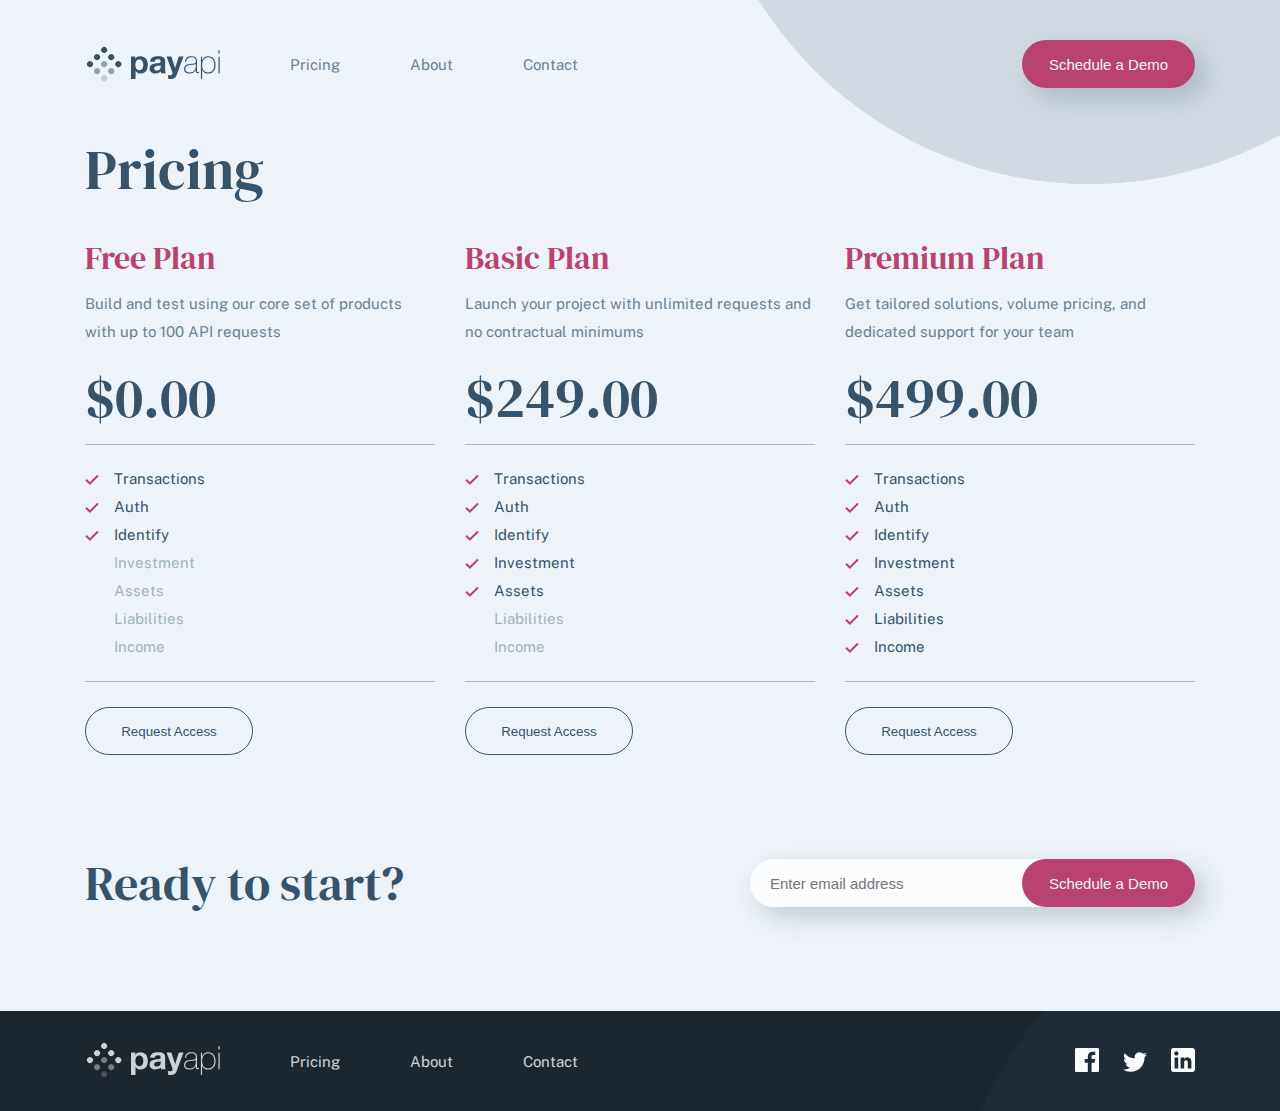
<file: payapi-multi-page-website/starter-code/pricing.html>
<!DOCTYPE html>
<html lang="en">
  <head>
    <meta charset="UTF-8" />
    <meta name="viewport" content="width=device-width, initial-scale=1.0" />

    <link rel="icon" type="image/png" sizes="32x32" href="./assets/favicon-32x32.png" />
    <link rel="preconnect" href="https://fonts.gstatic.com">
    <link href="https://fonts.googleapis.com/css2?family=DM+Serif+Display&family=Public+Sans:wght@400;600&display=swap"
        rel="stylesheet">
    <link rel="stylesheet" href="https://pro.fontawesome.com/releases/v5.10.0/css/all.css"
        integrity="sha384-AYmEC3Yw5cVb3ZcuHtOA93w35dYTsvhLPVnYs9eStHfGJvOvKxVfELGroGkvsg+p" crossorigin="anonymous" />

    <link rel="stylesheet" href="index.css">
    <link rel="stylesheet" href="pricing.css">

    <title>Frontend Mentor | PayAPI Website Challenge</title>
  </head>

  <body>
    <header class="pricing">
      <div class="navbar">
        <div class="container">
          <figure class="logo-img">
              <a href="index.html"><img src="assets/shared/desktop/logo.svg" alt="Payapi logo icon"></a>
          </figure>
          <div class="menu" id="menu">
            <nav>
              <ul>
                <li><a href="pricing.html">Pricing</a></li>
                <li><a href="about.html">About</a></li>
                <li><a href="contact.html">Contact</a></li>
              </ul>
            </nav>
            <button class="schedule-button">Schedule a Demo</button>
          </div>
          <div class="menu-button" id="menu-button"></div>
        </div>
      </div>
    </header>
    <main class="pricing">
      <div class="container">
        <h1><small>Pricing</small></h1>
        <div class="pricing-plan-container">
          <div class="pricing-plan">
            <h3>Free Plan</h3>
            <p>Build and test using our core set of products with up to 100 API requests</p>
            <h1><small>$0.00</small></h1>
            <hr>
            <div class="pricing-available-actions">
              <div class="available-action">
                <img src="assets/shared/desktop/icon-check.svg">
                <p>Transactions</p>
              </div>
              <div class="available-action">
                <img src="assets/shared/desktop/icon-check.svg">
                <p>Auth</p>
              </div>
              <div class="available-action">
                <img src="assets/shared/desktop/icon-check.svg">
                <p>Identify</p>
              </div>
              <div class="available-action  not-available">
                <img src="assets/shared/desktop/icon-check.svg">
                <p>Investment</p>
              </div>
              <div class="available-action not-available">
                <img src="assets/shared/desktop/icon-check.svg">
                <p>Assets</p>
              </div>
              <div class="available-action not-available">
                <img src="assets/shared/desktop/icon-check.svg">
                <p>Liabilities</p>
              </div>
              <div class="available-action not-available">
                <img src="assets/shared/desktop/icon-check.svg">
                <p>Income</p>
              </div>
            </div>
            <hr>
            <button class="request-access-button">Request Access</button>
          </div>
          <div class="pricing-plan">
            <h3>Basic Plan</h3>
            <p>Launch your project with unlimited requests and no contractual minimums</p>
            <h1><small>$249.00</small></h1>
            <hr>
            <div class="pricing-available-actions">
              <div class="available-action">
                <img src="assets/shared/desktop/icon-check.svg">
                <p>Transactions</p>
              </div>
              <div class="available-action">
                <img src="assets/shared/desktop/icon-check.svg">
                <p>Auth</p>
              </div>
              <div class="available-action">
                <img src="assets/shared/desktop/icon-check.svg">
                <p>Identify</p>
              </div>
              <div class="available-action">
                <img src="assets/shared/desktop/icon-check.svg">
                <p>Investment</p>
              </div>
              <div class="available-action">
                <img src="assets/shared/desktop/icon-check.svg">
                <p>Assets</p>
              </div>
              <div class="available-action not-available">
                <img src="assets/shared/desktop/icon-check.svg">
                <p>Liabilities</p>
              </div>
              <div class="available-action not-available">
                <img src="assets/shared/desktop/icon-check.svg">
                <p>Income</p>
              </div>
            </div>
            <hr>
            <button class="request-access-button">Request Access</button>
          </div>
          <div class="pricing-plan">
            <h3>Premium Plan</h3>
            <p>Get tailored solutions, volume pricing, and dedicated support for your team</p>
            <h1><small>$499.00</small></h1>
            <hr>
            <div class="pricing-available-actions">
              <div class="available-action">
                <img src="assets/shared/desktop/icon-check.svg">
                <p>Transactions</p>
              </div>
              <div class="available-action">
                <img src="assets/shared/desktop/icon-check.svg">
                <p>Auth</p>
              </div>
              <div class="available-action">
                <img src="assets/shared/desktop/icon-check.svg">
                <p>Identify</p>
              </div>
              <div class="available-action ">
                <img src="assets/shared/desktop/icon-check.svg">
                <p>Investment</p>
              </div>
              <div class="available-action">
                <img src="assets/shared/desktop/icon-check.svg">
                <p>Assets</p>
              </div>
              <div class="available-action">
                <img src="assets/shared/desktop/icon-check.svg">
                <p>Liabilities</p>
              </div>
              <div class="available-action">
                <img src="assets/shared/desktop/icon-check.svg">
                <p>Income</p>
              </div>
            </div>
            <hr>
            <button class="request-access-button">Request Access</button>
          </div>
        </div>
        <div class="ready-to-start-container">
          <h2>
            Ready to start?
          </h2>
          <div class="schedule-form">
            <input type="email" name="email-schedule" id="main-email-schedule-input" placeholder="Enter email address">
            <button class="schedule-button">Schedule a Demo</button>
          </div>
        </div>
      </div>

    </main>
    <footer>
      <div class="container">
          <a href="index.html"><svg width="135" height="38" xmlns="http://www.w3.org/2000/svg"><g fill="#36536B" fill-rule="evenodd"><path d="M50.544 33.934v-7.84h.064a5.36 5.36 0 002.128 1.84c.864.416 1.808.624 2.832.624 1.216 0 2.277-.235 3.184-.704a6.738 6.738 0 002.272-1.888 8.147 8.147 0 001.36-2.72 11.37 11.37 0 00.448-3.2c0-1.173-.15-2.299-.448-3.376-.299-1.077-.757-2.021-1.376-2.832a6.937 6.937 0 00-2.336-1.952c-.939-.49-2.059-.736-3.36-.736-1.024 0-1.963.203-2.816.608-.853.405-1.557 1.056-2.112 1.952h-.064v-2.112H46v22.336h4.544zm3.808-8.768c-.725 0-1.344-.15-1.856-.448a3.595 3.595 0 01-1.232-1.168 5.044 5.044 0 01-.672-1.68 9.192 9.192 0 01-.208-1.952c0-.683.064-1.344.192-1.984a4.98 4.98 0 01.656-1.696c.31-.49.715-.89 1.216-1.2.501-.31 1.125-.464 1.872-.464.725 0 1.339.155 1.84.464.501.31.912.715 1.232 1.216.32.501.55 1.072.688 1.712.139.64.208 1.29.208 1.952 0 .661-.064 1.312-.192 1.952-.128.64-.347 1.2-.656 1.68-.31.48-.715.87-1.216 1.168-.501.299-1.125.448-1.872.448zm15.882 3.392c1.024 0 2.027-.15 3.008-.448a5.921 5.921 0 002.56-1.568 6.52 6.52 0 00.32 1.6h4.608c-.213-.341-.363-.853-.448-1.536a17.288 17.288 0 01-.128-2.144v-8.608c0-1.003-.224-1.808-.672-2.416a4.603 4.603 0 00-1.728-1.424 7.733 7.733 0 00-2.336-.688 18.543 18.543 0 00-2.528-.176c-.917 0-1.83.09-2.736.272a7.809 7.809 0 00-2.448.912 5.448 5.448 0 00-1.792 1.696c-.47.704-.736 1.59-.8 2.656h4.544c.085-.896.384-1.536.896-1.92.512-.384 1.216-.576 2.112-.576.405 0 .784.027 1.136.08.352.053.661.16.928.32s.48.384.64.672c.16.288.24.677.24 1.168.021.47-.117.827-.416 1.072-.299.245-.704.432-1.216.56-.512.128-1.099.224-1.76.288-.661.064-1.333.15-2.016.256-.683.107-1.36.25-2.032.432a5.735 5.735 0 00-1.792.816c-.523.363-.95.848-1.28 1.456-.33.608-.496 1.381-.496 2.32 0 .853.144 1.59.432 2.208a4.17 4.17 0 001.2 1.536c.512.405 1.11.704 1.792.896a8.127 8.127 0 002.208.288zm1.696-3.008c-.363 0-.715-.032-1.056-.096a2.566 2.566 0 01-.896-.336 1.717 1.717 0 01-.608-.656c-.15-.277-.224-.619-.224-1.024 0-.427.075-.779.224-1.056.15-.277.347-.507.592-.688a2.98 2.98 0 01.864-.432c.33-.107.667-.192 1.008-.256.363-.064.725-.117 1.088-.16.363-.043.71-.096 1.04-.16.33-.064.64-.144.928-.24.288-.096.528-.23.72-.4v1.696c0 .256-.027.597-.08 1.024a3.428 3.428 0 01-.432 1.264c-.235.416-.597.773-1.088 1.072-.49.299-1.184.448-2.08.448zm13.962 8.384c1.557 0 2.773-.288 3.648-.864.874-.576 1.557-1.536 2.048-2.88L98.5 11.598h-4.704L90.18 22.926h-.064l-3.744-11.328H81.54l5.792 15.52c.128.32.192.661.192 1.024 0 .49-.144.939-.432 1.344-.288.405-.731.64-1.328.704-.448.021-.896.01-1.344-.032-.448-.043-.886-.085-1.312-.128v3.744c.469.043.933.08 1.392.112.458.032.922.048 1.392.048zm18.698-5.408c.789 0 1.514-.096 2.176-.288a6.581 6.581 0 001.776-.8c.522-.341.965-.73 1.328-1.168.362-.437.64-.901.832-1.392h.064v.864c0 .341.026.656.08.944.053.288.154.539.304.752.149.213.368.384.656.512.288.128.677.192 1.168.192.34 0 .672-.043.992-.128V26.99a5.835 5.835 0 01-.896.096c-.278 0-.491-.059-.64-.176a.961.961 0 01-.32-.464 2.357 2.357 0 01-.112-.64c-.011-.235-.016-.47-.016-.704v-9.568c0-1.259-.454-2.277-1.36-3.056-.907-.779-2.352-1.168-4.336-1.168-1.984 0-3.515.453-4.592 1.36-1.078.907-1.66 2.267-1.744 4.08h1.216c.085-1.472.58-2.57 1.488-3.296.906-.725 2.096-1.088 3.568-1.088.832 0 1.536.085 2.112.256.576.17 1.045.405 1.408.704.362.299.629.64.8 1.024.17.384.256.8.256 1.248 0 .576-.032 1.056-.096 1.44a1.64 1.64 0 01-.48.944c-.256.245-.635.437-1.136.576-.502.139-1.19.24-2.064.304l-1.888.16c-.662.064-1.35.17-2.064.32-.715.15-1.366.4-1.952.752a4.367 4.367 0 00-1.456 1.44c-.384.608-.576 1.392-.576 2.352 0 1.579.48 2.747 1.44 3.504.96.757 2.314 1.136 4.064 1.136zm.032-1.056c-1.344 0-2.4-.293-3.168-.88-.768-.587-1.152-1.488-1.152-2.704 0-.768.149-1.392.448-1.872.298-.48.688-.859 1.168-1.136a5.213 5.213 0 011.616-.592 20.778 20.778 0 011.792-.272l2.048-.192a16.93 16.93 0 002.032-.288c.608-.128 1.06-.373 1.36-.736v3.072c0 .213-.06.624-.176 1.232-.118.608-.39 1.237-.816 1.888-.427.65-1.046 1.227-1.856 1.728-.811.501-1.91.752-3.296.752zm12.49 6.56v-9.312h.063c.491 1.344 1.27 2.315 2.336 2.912 1.067.597 2.283.896 3.648.896 1.26 0 2.352-.213 3.28-.64a6.254 6.254 0 002.304-1.776c.608-.757 1.062-1.659 1.36-2.704.3-1.045.448-2.197.448-3.456 0-1.152-.149-2.25-.448-3.296-.298-1.045-.752-1.963-1.36-2.752a6.651 6.651 0 00-2.304-1.888c-.928-.47-2.02-.704-3.28-.704-.896 0-1.69.139-2.384.416a6.39 6.39 0 00-1.776 1.04c-.49.416-.885.87-1.184 1.36-.298.49-.512.939-.64 1.344h-.064v-3.776h-1.216V34.03h1.216zm6.047-6.56c-1.152 0-2.117-.208-2.896-.624a5.008 5.008 0 01-1.856-1.664c-.458-.693-.784-1.493-.976-2.4a13.637 13.637 0 01-.288-2.832c0-.981.107-1.925.32-2.832a7.152 7.152 0 011.04-2.416 5.407 5.407 0 011.872-1.696c.768-.427 1.696-.64 2.784-.64 1.11 0 2.054.219 2.832.656a5.599 5.599 0 011.904 1.728c.491.715.854 1.525 1.088 2.432.235.907.352 1.83.352 2.768 0 1.024-.122 1.99-.368 2.896-.245.907-.618 1.701-1.12 2.384a5.487 5.487 0 01-1.92 1.632c-.778.405-1.7.608-2.768.608zm11.498-18.88V5.294h-1.216V8.59h1.216zm0 19.552V11.694h-1.216v16.448h1.216z" fill-rule="nonzero"/><g><circle transform="rotate(45 19.142 5)" cx="19.142" cy="5" r="3"/><circle transform="rotate(45 26.213 12.071)" cx="26.213" cy="12.071" r="3"/><circle transform="rotate(45 33.284 19.142)" cx="33.284" cy="19.142" r="3"/><circle transform="rotate(45 12.071 12.071)" cx="12.071" cy="12.071" r="3"/><circle opacity=".5" transform="rotate(45 19.142 19.142)" cx="19.142" cy="19.142" r="3"/><circle opacity=".5" transform="rotate(45 26.213 26.213)" cx="26.213" cy="26.213" r="3"/><circle transform="rotate(45 5 19.142)" cx="5" cy="19.142" r="3"/><circle opacity=".5" transform="rotate(45 12.071 26.213)" cx="12.071" cy="26.213" r="3"/><circle opacity=".25" transform="rotate(45 19.142 33.284)" cx="19.142" cy="33.284" r="3"/></g></g></svg></a>
        <nav>
          <ul>
            <li><a href="">Pricing</a></li>
            <li><a href="">About</a></li>
            <li><a href="">Contact</a></li>
          </ul>
        </nav>
        <div class="social-links">
          <a class="social-link-icon">
            <svg width="24" height="24" xmlns="http://www.w3.org/2000/svg"><path d="M22.675 0H1.325C.593 0 0 .593 0 1.325v21.351C0 23.407.593 24 1.325 24H12.82v-9.294H9.692v-3.622h3.128V8.413c0-3.1 1.893-4.788 4.659-4.788 1.325 0 2.463.099 2.795.143v3.24l-1.918.001c-1.504 0-1.795.715-1.795 1.763v2.313h3.587l-.467 3.622h-3.12V24h6.116c.73 0 1.323-.593 1.323-1.325V1.325C24 .593 23.407 0 22.675 0z" fill="#FBFCFE" fill-rule="nonzero"/></svg>
          </a>
          <a class="social-link-icon">
            <svg width="24" height="20" xmlns="http://www.w3.org/2000/svg"><path d="M24 2.557a9.83 9.83 0 01-2.828.775A4.932 4.932 0 0023.337.608a9.864 9.864 0 01-3.127 1.195A4.916 4.916 0 0016.616.248c-3.179 0-5.515 2.966-4.797 6.045A13.978 13.978 0 011.671 1.149a4.93 4.93 0 001.523 6.574 4.903 4.903 0 01-2.229-.616c-.054 2.281 1.581 4.415 3.949 4.89a4.935 4.935 0 01-2.224.084 4.928 4.928 0 004.6 3.419A9.9 9.9 0 010 17.54a13.94 13.94 0 007.548 2.212c9.142 0 14.307-7.721 13.995-14.646A10.025 10.025 0 0024 2.557z" fill="#FBFCFE" fill-rule="nonzero"/></svg>
          </a>
          <a class="social-link-icon">
            <svg width="24" height="24" xmlns="http://www.w3.org/2000/svg"><path d="M21.6 0H2.4C1.08 0 0 1.08 0 2.4v19.2C0 22.92 1.08 24 2.4 24h19.2c1.32 0 2.4-1.08 2.4-2.4V2.4C24 1.08 22.92 0 21.6 0zM7.2 20.4H3.6V9.6h3.6v10.8zM5.4 7.56c-1.2 0-2.16-.96-2.16-2.16 0-1.2.96-2.16 2.16-2.16 1.2 0 2.16.96 2.16 2.16 0 1.2-.96 2.16-2.16 2.16zm15 12.84h-3.6v-6.36c0-.96-.84-1.8-1.8-1.8-.96 0-1.8.84-1.8 1.8v6.36H9.6V9.6h3.6v1.44c.6-.96 1.92-1.68 3-1.68 2.28 0 4.2 1.92 4.2 4.2v6.84z" fill="#FFF" fill-rule="nonzero"/></svg>
          </a>
        </div>
      </div>
    </footer>
    <script src="index.js"></script>
  </body>

</html>
</file>
<file: index.css>
*{
  margin: 0;
  padding: 0;
  box-sizing: border-box;
}

*:focus {
  outline: none;
}

/* main page */

body {
  font-family: 'Public Sans', sans-serif;
  font-size: 15px;
  background-color: #EDF3F8;
  color: #6c8294;
}

h1,h2,h3,h4 {
  font-family: 'DM Serif Display', serif;
  color: #36536b;
}
h1 small {
  font-size: 56px ;
  font-weight: 350;
}

h3 {
  font-size: 32px;
  font-weight: 300;
}

hr {
  color:rgba(108,130,148, .5) ;
  background-color: rgba(108,130,148,.5) ;
  border-width: 0;
  height: 1px;
}


.container {
  max-width: 1130px;
  padding: 0 10px;
  margin: 0 auto;
  flex: 1;
  display: inherit;
  justify-content: inherit;
  align-items: inherit;
  height: inherit;
  flex-wrap: inherit;
  flex-direction: inherit;
}

header{
  background-image: url("/shared/desktop/bg-pattern-circle.svg");
  background-repeat: no-repeat;
  background-position: calc(50% + 450px) -150px ;
  padding-top: 40px;
}
.navbar{
  display: flex;
  align-items: center;
  height: 48px;
  margin-bottom: 40px;
}

.logo-img {
  height: 38px;
}

.menu {
  width: 100%;
  display: inherit;
  height: inherit;
  align-items: center;
}

nav ul {
  display: flex;
}

li {
  list-style: none;
}

li a {
  text-decoration: none;
  margin-left: 70px;
  color: #6c8294;
}

a:hover {
  color: #36536b;
}

.schedule-button {
  margin-left: auto;
  border: none;
  background-color: #ba4270;
  font-size: 15px;
  color: #EDF3F8;
  height: 48px;
  width: 173px;
  border-radius: 50px;
  box-shadow: 10px 10px 25px rgba(54, 83, 107, .25);
}
.hero {
  display: flex;
  align-items: center;
}
.hero-text {
  max-width: 546px;
}

h1 {
  font-size: 72px;
  color: #36536b;
  font-weight: 400;
  line-height: 72px;
}

.schedule-form {
  width: 445px;
  height: 48px;
  margin-top: 40px;
  margin-bottom: 15px;
  position: relative;
  border-radius: 48px;
  box-shadow: 10px 10px 25px rgba(54, 83, 107, .25);
}

.schedule-form input {
  width: 100%;
  height: 100%;
  border: none;
  border-radius: 48px;
  padding: 0 20px;
  background-color: #fbfcfe;
  font-size: 15px;

}

.schedule-form .schedule-button {
  position: absolute;
  right: 0;
  box-shadow: none;
}

.hero-text small, a {
  color: #6c8294;
  font-size: 15px;
}
.hero-text small {
  margin-left: 20px;
}

.mobile-mockup-hero {
  margin-left: auto;
}

.references {
  background-color: #1B262F;
  color: white;
  height: 472px;
  display: flex;
  align-items: center;
  justify-content: space-between;
  background-image: url("/shared/desktop/bg-pattern-circle.svg");
  background-repeat: no-repeat;
  background-position: calc(50% - 550px) -350px;
}

.references-description {
  width: 445px;

}

h2{
  font-size: 48px;
  line-height: 56px;
}

.references-description h2 {
  color: #fbfcfe;
}

.references-description p {
  line-height: 28px;
  opacity: .8;
  margin: 15px 0 30px;
}

.about-us-button {
  height: 48px;
  width: 129px;
  border: 1px solid #fbfcfe;
  background-color: transparent;
  color: #fbfcfe;
  font-size: 15px;
  border-radius: 48px;
}

.enterprises-logos-container {
  width: auto;
  display: grid;
  grid-template: 1fr 1fr / 1fr 1fr 1fr;
  justify-items: end;
  gap: 30px;
}
.tesla-icon,
.oracle-icon {
  justify-self: start;
}
.google-icon {
  justify-self: center;
}

path {
  fill: #fbfcfe !important;
}
g {
  fill: #fbfcfe;
}

main {
  background-image: url("/shared/desktop/bg-pattern-circle.svg");
  background-repeat: no-repeat;
  background-position: calc(50% + 700px) ;
}

.easy-to-implement-container,
.simple-ui-container{
  display: flex;
  align-items: center;
}

.easy-to-implement-description,
.simple-ui-description{
  width: 445px;
}

main h2{
  font-weight: 350;
}

main p {
  line-height: 28px;
}

.easy-to-implement-img{
  margin-left: -30px;
}

.simple-ui-img {
  overflow: hidden;
}

.simple-ui-img img{
  width: inherit;
}

.perks-container {
  display: grid;
  grid-template-columns: 1fr 1fr 1fr;
}

.perk {
  text-align: center;
}

h3 small {
  font-weight: normal;
  font-size: 18px;
}

h3 {
  margin: 20px 0;
}


.ready-to-start-container {
  display: flex;
  align-items: center;
  justify-content: space-between;
  margin: 100px 0;
}

.ready-to-start-container .schedule-form {
  margin: 0;
}

footer {
  display: flex;
  background-color: #1B262F;
  height: 100px;
  align-items: center;
  background-image: url("/shared/desktop/bg-pattern-circle.svg");
  background-repeat: no-repeat;
  background-position: calc(50% + 700px) 20% ;
}

footer a {
  color: #fbfcfe;
  opacity: .8;
}

footer a:hover {
  color: #fbfcfe;
  opacity: 1;
}

.social-links {
  margin-left: auto;
}

.social-link-icon {
  margin-left: 20px;
  opacity: 1;
  cursor: pointer;
}
.social-links a:hover  path{
  fill:#da6d97 !important;
}

.schedule-form input:focus {
  color: #36536b;
}

.schedule-button:hover {
  background-color: #da6d97;
}

.about-us-button:hover {
  background-color: #fbfcfe;
  color: #1B262F;
}

/* tablet view */

@media screen and (max-width: 1040px){

  .container {
      padding: 0 40px;
      margin: 0;
      width: 100vw;
  }

  header {
      background-size: 150%;
      background-position: center -110vw;
      margin-bottom: 10vw;
  }
  .navbar {
      margin-bottom: 10px;
  }

  li a {
      margin-left: 6vw;
  }

  li:nth-child(1){
      margin-left: 2vw;
  }



  .hero {
      flex-direction: column-reverse;
  }

  .mobile-mockup-hero {
      margin-left: 80px;
      width: 300px;
  }

  .mobile-mockup-hero img {
      width: inherit;
  }

  .hero-text {
      max-width: 600px;
      margin-top: -20px;
      display: flex;
      text-align: center;
      flex-direction: column;
      align-items: center;
  }

  h1 {
      font-size: 48px;
  }

  .hero-text .schedule-form {
      margin: 15px 0;
  }

  .hero-text small {
      margin-left: 0;
  }

  .references {
      height: 615px;
      flex-direction: column-reverse;
      justify-content: space-evenly;
      background-position: center -73vw;
  }

  main {
      background-image: none;
  }

  .references-description {
      text-align: center;
  }

  .easy-to-implement-container {
      flex-direction: column;
  }

  .easy-to-implement-img {
      width: 65vw;
      margin-left: 3vw;
  }

  .easy-to-implement-description,
  .simple-ui-description {
      text-align: center;
      margin-top: -40px;
      margin-bottom: 40px;
      width: 573px;
  }

  .simple-ui-container {
      flex-direction: column-reverse;
  }

  .simple-ui-img {
      width: 60vw;
      margin-left: 6vw;
  }

  .simple-ui-description{
      margin: -20px 0 100px;
  }

  .perks-container {
      gap: 10px;
  }

  .perk img {
      width: 88px;
  }

  h3 {
      margin-top: 30px;
  }

  .ready-to-start-container {
      flex-direction: column;
      height: 130px;
  }

  footer{
      background-position:calc(50% + 400px) 20% ;
  }
}

/* Mobile view */

@media screen and (max-width: 767px){

  .hide-for-mobile {
    display: none;
  }

  @media (min-width: 768px) {
    .hide-for-desktop {
      display: none;
    }
  }

  .container {
      padding: 0 24px;
  }

  header{
      background-position: center -90vw;
      margin-bottom: 60px;
  }

  .menu-button {
      width: 30px;
      height: 30px;
      background-image: url("/shared/mobile/menu.svg");
      background-repeat: no-repeat;
      position: absolute;
      right: 24px;
  }



  header .menu {
      position: fixed;
      background-color: rgb(27, 38, 47);
      background-image: url("/shared/desktop/bg-pattern-circle.svg");
      background-repeat: no-repeat;
      background-position: center -73.5vh;
      top: 0;
      right: -80vw;
      height: 100vh;
      width: 80vw;
      z-index: 1;
      flex-direction: column;
      align-items: center;
      justify-content: start;
  }

  .menu.active {
      right: 0;
  }

  nav {
      height: 150px;
      margin-top: 100px;
  }

   nav ul  {
       height: inherit;
       flex-direction: column;
       align-items:center;
       justify-content: space-evenly;
       margin-top: 20px;

  }

   nav ul li a {
       margin: 0;
       color: #fbfcfe;
       opacity: .8;
   }
  nav ul li a:hover {
      color: #fbfcfe;
      opacity: 1;
  }
  li:nth-child(1){
      margin-left: 0;
  }

   .menu .schedule-button{
       margin: 20px 0 0 0;
   }

   .mobile-mockup-hero {
       width: 200px;
       margin-left: 10vw;
   }

   .hero-text {
       width: 100%;
   }
   h1 {
       font-size: 30px;
       line-height: 36px;
   }

   .schedule-form {
       position: static;
       width: 100%;
   }
  .hero-text .schedule-form {
      margin-bottom: 80px;
  }
   .schedule-form .schedule-button{
       position: static;
       width: 100%;
       margin-top: 15px;
   }

   .schedule-form input {
       height: 48px;
       box-shadow: 10px 10px 25px rgba(54, 83, 107, .25);
   }


   .references{
       background-position: center -170vw;
   }

   .enterprises-logos-container {
       grid-template: 1fr 1fr 1fr /  1fr 1fr;
       gap: 25px;
       justify-items: center;
   }

   .enterprises-logos-container svg {
       transform: scale(0.8);
   }

   .references-description {
       width: 100%;
   }
   h2 {
       font-size: 32px;
       font-weight: 300;
   }

   .easy-to-implement-container {
       margin-top: 50px;
   }

  .easy-to-implement-description,
  .simple-ui-description{
      width: 100%;
      margin-bottom: 40px;
  }

  .easy-to-implement-img,
  .simple-ui-img{
      width: 90vw;
  }



.perks-container {
    grid-template: 1fr 1fr 1fr / 1fr;
    gap: 40px;
}

.ready-to-start-container {
    margin: 80px 0 130px;
    height: auto;
}
.ready-to-start-container .schedule-form {
    margin-top: 20px;
}

footer {
    flex-direction: column;
    justify-content: space-evenly;
    height: 353px;
    background-position: center 50vw;
}

footer nav {
    height: 120px;
}

footer nav ul {
  justify-content: space-between;
}
footer nav,
footer nav ul {
    margin-top: 0;
}

.social-links {
    margin: 0;
}

}
</file>
<file: payapi-multi-page-website/starter-code/index.css>
*{
  margin: 0;
  padding: 0;
  box-sizing: border-box;
}

*:focus {
  outline: none;
}

/* main page */

body {
  font-family: 'Public Sans', sans-serif;
  font-size: 15px;
  background-color: #EDF3F8;
  color: #6c8294;
}

h1,h2,h3,h4 {
  font-family: 'DM Serif Display', serif;
  color: #36536b;
}
h1 small {
  font-size: 56px ;
  font-weight: 350;
}

h3 {
  font-size: 32px;
  font-weight: 300;
}

hr {
  color:rgba(108,130,148, .5) ;
  background-color: rgba(108,130,148,.5) ;
  border-width: 0;
  height: 1px;
}


.container {
  max-width: 1130px;
  padding: 0 10px;
  margin: 0 auto;
  flex: 1;
  display: inherit;
  justify-content: inherit;
  align-items: inherit;
  height: inherit;
  flex-wrap: inherit;
  flex-direction: inherit;
}

header{
  background-image: url("/payapi-multi-page-website/starter-code/assets/shared/desktop/bg-pattern-circle.svg");
  background-repeat: no-repeat;
  background-position: calc(50% + 450px) -150px ;
  padding-top: 40px;
}
.navbar{
  display: flex;
  align-items: center;
  height: 48px;
  margin-bottom: 40px;
}

.logo-img {
  height: 38px;
}

.menu {
  width: 100%;
  display: inherit;
  height: inherit;
  align-items: center;
}

nav ul {
  display: flex;
}

li {
  list-style: none;
}

li a {
  text-decoration: none;
  margin-left: 70px;
  color: #6c8294;
}

a:hover {
  color: #36536b;
}

.schedule-button {
  margin-left: auto;
  border: none;
  background-color: #ba4270;
  font-size: 15px;
  color: #EDF3F8;
  height: 48px;
  width: 173px;
  border-radius: 50px;
  box-shadow: 10px 10px 25px rgba(54, 83, 107, .25);
}
.hero {
  display: flex;
  align-items: center;
}
.hero-text {
  max-width: 546px;
}

h1 {
  font-size: 72px;
  color: #36536b;
  font-weight: 400;
  line-height: 72px;
}

.schedule-form {
  width: 445px;
  height: 48px;
  margin-top: 40px;
  margin-bottom: 15px;
  position: relative;
  border-radius: 48px;
  box-shadow: 10px 10px 25px rgba(54, 83, 107, .25);
}

.schedule-form input {
  width: 100%;
  height: 100%;
  border: none;
  border-radius: 48px;
  padding: 0 20px;
  background-color: #fbfcfe;
  font-size: 15px;

}

.schedule-form .schedule-button {
  position: absolute;
  right: 0;
  box-shadow: none;
}

.hero-text small, a {
  color: #6c8294;
  font-size: 15px;
}
.hero-text small {
  margin-left: 20px;
}

.mobile-mockup-hero {
  margin-left: auto;
}

.references {
  background-color: #1B262F;
  color: white;
  height: 472px;
  display: flex;
  align-items: center;
  justify-content: space-between;
  background-image: url("/payapi-multi-page-website/starter-code/assets/shared/desktop/bg-pattern-circle.svg");
  background-repeat: no-repeat;
  background-position: calc(50% - 550px) -350px;
}

.references-description {
  width: 445px;

}

h2{
  font-size: 48px;
  line-height: 56px;
}

.references-description h2 {
  color: #fbfcfe;
}

.references-description p {
  line-height: 28px;
  opacity: .8;
  margin: 15px 0 30px;
}

.about-us-button {
  height: 48px;
  width: 129px;
  border: 1px solid #fbfcfe;
  background-color: transparent;
  color: #fbfcfe;
  font-size: 15px;
  border-radius: 48px;
}

.enterprises-logos-container {
  width: auto;
  display: grid;
  grid-template: 1fr 1fr / 1fr 1fr 1fr;
  justify-items: end;
  gap: 30px;
}
.tesla-icon,
.oracle-icon {
  justify-self: start;
}
.google-icon {
  justify-self: center;
}

path {
  fill: #fbfcfe !important;
}
g {
  fill: #fbfcfe;
}

main {
  background-image: url("/payapi-multi-page-website/starter-code/assets/shared/desktop/bg-pattern-circle.svg");
  background-repeat: no-repeat;
  background-position: calc(50% + 700px) ;
}

.easy-to-implement-container,
.simple-ui-container{
  display: flex;
  align-items: center;
}

.easy-to-implement-description,
.simple-ui-description{
  width: 445px;
}

main h2{
  font-weight: 350;
}

main p {
  line-height: 28px;
}

.easy-to-implement-img{
  margin-left: -30px;
}

.simple-ui-img {
  overflow: hidden;
}

.simple-ui-img img{
  width: inherit;
}

.perks-container {
  display: grid;
  grid-template-columns: 1fr 1fr 1fr;
}

.perk {
  text-align: center;
}

h3 small {
  font-weight: normal;
  font-size: 18px;
}

h3 {
  margin: 20px 0;
}


.ready-to-start-container {
  display: flex;
  align-items: center;
  justify-content: space-between;
  margin: 100px 0;
}

.ready-to-start-container .schedule-form {
  margin: 0;
}

footer {
  display: flex;
  background-color: #1B262F;
  height: 100px;
  align-items: center;
  background-image: url("/payapi-multi-page-website/starter-code/assets/shared/desktop/bg-pattern-circle.svg");
  background-repeat: no-repeat;
  background-position: calc(50% + 700px) 20% ;
}

footer a {
  color: #fbfcfe;
  opacity: .8;
}

footer a:hover {
  color: #fbfcfe;
  opacity: 1;
}

.social-links {
  margin-left: auto;
}

.social-link-icon {
  margin-left: 20px;
  opacity: 1;
  cursor: pointer;
}
.social-links a:hover  path{
  fill:#da6d97 !important;
}

.schedule-form input:focus {
  color: #36536b;
}

.schedule-button:hover {
  background-color: #da6d97;
}

.about-us-button:hover {
  background-color: #fbfcfe;
  color: #1B262F;
}

/* tablet view */

@media screen and (max-width: 1040px){

  .container {
      padding: 0 40px;
      margin: 0;
      width: 100vw;
  }

  header {
      background-size: 150%;
      background-position: center -110vw;
      margin-bottom: 10vw;
  }
  .navbar {
      margin-bottom: 10px;
  }

  li a {
      margin-left: 6vw;
  }

  li:nth-child(1){
      margin-left: 2vw;
  }



  .hero {
      flex-direction: column-reverse;
  }

  .mobile-mockup-hero {
      margin-left: 80px;
      width: 300px;
  }

  .mobile-mockup-hero img {
      width: inherit;
  }

  .hero-text {
      max-width: 600px;
      margin-top: -20px;
      display: flex;
      text-align: center;
      flex-direction: column;
      align-items: center;
  }

  h1 {
      font-size: 48px;
  }

  .hero-text .schedule-form {
      margin: 15px 0;
  }

  .hero-text small {
      margin-left: 0;
  }

  .references {
      height: 615px;
      flex-direction: column-reverse;
      justify-content: space-evenly;
      background-position: center -73vw;
  }

  main {
      background-image: none;
  }

  .references-description {
      text-align: center;
  }

  .easy-to-implement-container {
      flex-direction: column;
  }

  .easy-to-implement-img {
      width: 65vw;
      margin-left: 3vw;
  }

  .easy-to-implement-description,
  .simple-ui-description {
      text-align: center;
      margin-top: -40px;
      margin-bottom: 40px;
      width: 573px;
  }

  .simple-ui-container {
      flex-direction: column-reverse;
  }

  .simple-ui-img {
      width: 60vw;
      margin-left: 6vw;
  }

  .simple-ui-description{
      margin: -20px 0 100px;
  }

  .perks-container {
      gap: 10px;
  }

  .perk img {
      width: 88px;
  }

  h3 {
      margin-top: 30px;
  }

  .ready-to-start-container {
      flex-direction: column;
      height: 130px;
  }

  footer{
      background-position:calc(50% + 400px) 20% ;
  }
}

/* Mobile view */

@media screen and (max-width: 767px){

  .hide-for-mobile {
    display: none;
  }

  @media (min-width: 768px) {
    .hide-for-desktop {
      display: none;
    }
  }

  .container {
      padding: 0 24px;
  }

  header{
      background-position: center -90vw;
      margin-bottom: 60px;
  }

  .menu-button {
      width: 30px;
      height: 30px;
      background-image: url("/payapi-multi-page-website/starter-code/assets/shared/mobile/menu.svg");
      background-repeat: no-repeat;
      position: absolute;
      right: 24px;
  }



  header .menu {
      position: fixed;
      background-color: rgb(27, 38, 47);
      background-image: url("/payapi-multi-page-website/starter-code/assets/shared/desktop/bg-pattern-circle.svg");
      background-repeat: no-repeat;
      background-position: center -73.5vh;
      top: 0;
      right: -80vw;
      height: 100vh;
      width: 80vw;
      z-index: 1;
      flex-direction: column;
      align-items: center;
      justify-content: start;
  }

  .menu.active {
      right: 0;
  }

  nav {
      height: 150px;
      margin-top: 100px;
  }

   nav ul  {
       height: inherit;
       flex-direction: column;
       align-items:center;
       justify-content: space-evenly;
       margin-top: 20px;

  }

   nav ul li a {
       margin: 0;
       color: #fbfcfe;
       opacity: .8;
   }
  nav ul li a:hover {
      color: #fbfcfe;
      opacity: 1;
  }
  li:nth-child(1){
      margin-left: 0;
  }

   .menu .schedule-button{
       margin: 20px 0 0 0;
   }

   .mobile-mockup-hero {
       width: 200px;
       margin-left: 10vw;
   }

   .hero-text {
       width: 100%;
   }
   h1 {
       font-size: 30px;
       line-height: 36px;
   }

   .schedule-form {
       position: static;
       width: 100%;
   }
  .hero-text .schedule-form {
      margin-bottom: 80px;
  }
   .schedule-form .schedule-button{
       position: static;
       width: 100%;
       margin-top: 15px;
   }

   .schedule-form input {
       height: 48px;
       box-shadow: 10px 10px 25px rgba(54, 83, 107, .25);
   }


   .references{
       background-position: center -170vw;
   }

   .enterprises-logos-container {
       grid-template: 1fr 1fr 1fr /  1fr 1fr;
       gap: 25px;
       justify-items: center;
   }

   .enterprises-logos-container svg {
       transform: scale(0.8);
   }

   .references-description {
       width: 100%;
   }
   h2 {
       font-size: 32px;
       font-weight: 300;
   }

   .easy-to-implement-container {
       margin-top: 50px;
   }

  .easy-to-implement-description,
  .simple-ui-description{
      width: 100%;
      margin-bottom: 40px;
  }

  .easy-to-implement-img,
  .simple-ui-img{
      width: 90vw;
  }



.perks-container {
    grid-template: 1fr 1fr 1fr / 1fr;
    gap: 40px;
}

.ready-to-start-container {
    margin: 80px 0 130px;
    height: auto;
}
.ready-to-start-container .schedule-form {
    margin-top: 20px;
}

footer {
    flex-direction: column;
    justify-content: space-evenly;
    height: 353px;
    background-position: center 50vw;
}

footer nav {
    height: 120px;
}

footer nav ul {
  justify-content: space-between;
}
footer nav,
footer nav ul {
    margin-top: 0;
}

.social-links {
    margin: 0;
}

}
</file>
<file: about.css>
body {
    background-color: #EDF3F8;
    background-image: url("/shared/desktop/bg-pattern-circle.svg");
    background-repeat: no-repeat;
    background-position: calc(50% + 500px) -600px;
}

header{
    background-color: transparent;
    background-image: none;
}

main {
    background-position: -300px center;
}
.main-title {
    max-width: 730px;
}

.main-title h1 small {
    line-height: 80%;
}

.about-content-container {
    margin: 50px 0 70px ;
}

.about-item {
    display: grid;
    grid-template-columns: 1fr 2fr;
    max-width: 920px;
    align-content: start;
}

.about-item:nth-of-type(1) {
    margin-bottom: 48px;
}

.about-title h3 {
    margin: 0;
}

.about-img-container {
    width: 100%;
    height: auto;
    object-fit: fill;
}

.about-img {
    width: 100%;
}

.company-stats {
    display: grid;
    grid-template-columns: repeat(3, 1fr);
    gap: 40px;
    margin-top: 48px;
}

.stat hr {
    margin-bottom: 20px;
}

.company-stats h3 {
    color: #ba4270;
    font-size: 56px;
    font-weight: 300;
    margin: 10px 0;
}

@media screen and (max-width: 1140px) {

    body {
        background-position: calc(50% + 500px) -500px;
    }

    .main-title {
        text-align: center;
        max-width: 573px;
        margin: 0 auto;
    }
    .main-title small{
        font-size: 48px;
    }

}

@media screen and (max-width:767px ) {
    body {
        background-position: calc(50% + 350px) -600px;
    }
    .main-title small {
        font-size: 32px;
    }

    .about-img {
        content: url("/about/mobile/image-team-members.jpg");
    }

    .about-item {
        grid-template: auto 1fr / 1fr;
        justify-items: center;
        gap: 20px;
    }

    .about-description {
        text-align: center;
    }

    .company-stats {
        grid-template: repeat(3, 1fr) / 1fr;
        gap: 0;

    }

    .company-stats hr {
        visibility: hidden;
    }

    .company-stats .mobile-hr {
        visibility: visible;
    }

    .stat {
        text-align: center;
    }
}
</file>
<file: contact.css>
body {
    background-color: #EDF3F8;
    background-image: url("/shared/desktop/bg-pattern-circle.svg");
    background-repeat: no-repeat;
    background-position: calc(50% + 500px) -600px;
}

header{
    background-color: transparent;
    background-image: none;
}

main {
    background-image: none;
}

.main-title {
    max-width: 730px;
}

.main-title h1 small {
    line-height: 80%;
}

.main-container {
    display: grid;
    grid-template-columns: 1fr 1fr;
    gap: 40px;
    align-items: center;
}

.contact-form {
    padding-right: 60px;
    display: grid;
    grid-template-columns: 1fr;
    grid-auto-columns: 1fr;
    gap: 20px;
    margin-top: 48px;
}

.input-container {
    width: 100%;
    height: auto;
    position: relative;
}
.contact-form input:empty, .contact-form textarea:empty {
    border: none;
    border-bottom: 1px solid rgba(108,130,148, .8) ;
    padding: 0 20px;
    background-color: #EDF3F8;

}

.contact-form input, .contact-form textarea{
    color: #36536b;
    font-size: 15px;
    width: 100%;
}


.contact-form input {
    height: 48px;
}


.contact-form textarea {
    font-family: inherit;
}

.contact-form input:focus,
.contact-form textarea:focus{
    color: #36536b;
    border-bottom: 1px solid #36536b;
}

.contact-form input::placeholder,
.contact-form textarea::placeholder{
    color: rgba(108,130,148, .8);
}

.contact-form .not-empty input,
.contact-form .not-empty textarea,
.contact-form .invalid input{
    border-bottom: 1px solid #FF0000;
    color: #FF0000;
}
.contact-form .not-empty::after {
    content: "This field can't be empty";
    color: #FF0000;
    font-size: 11px;
    position: absolute;
    left: 20px;
    bottom: -20px;
}

.contact-form .invalid::after {
    content: "Please use a valid email address";
    color: #FF0000;
    font-size: 11px;
    position: absolute;
    left: 20px;
    bottom: -20px;
}

.contact-form .not-empty input::placeholder,
.contact-form .not-empty textarea::placeholder{
    color: #FF0000;
}

.custom-checkbox {
    display: inline-flex;
    cursor: pointer;
    align-items: center;
}

.custom-checkbox-show--checkbox {
    background-color: #6c8294;
}

.custom-checkbox > .custom-checkbox-input {
    display: none;
}

.custom-checkbox > .custom-checkbox-show {
    display: inline-block;
    width: 24px;
    height: 24px;
    margin-right: 15px;
    background-repeat: no-repeat;
    background-position: center;
    background-size: 60%;
}

.custom-checkbox > .custom-checkbox-text {
    line-height: 20px;
    width: 100%;
}

.custom-checkbox > .custom-checkbox-input:checked + .custom-checkbox-show--checkbox {
    
    background-color: #ba4270;
}

.custom-checkbox > .custom-checkbox-input:checked ~ .custom-checkbox-text {
    color: #36536b;
}

.contact-form button[type=submit] {
    width: 152px;
    height: 48px;
    border-radius: 48px;
    border: 1px solid #36536b;
    color: #36536b;
    background-color: #EDF3F8;
}

.contact-form button[type=submit]:hover {
    background-color: #36536b;
    color: #fbfcfe;
}

.join-message-container h4{
    font-size: 24px;
    font-weight: 350;
    margin-bottom: 48px;
}



/* tablet view */
@media screen and (max-width: 1140px) {

    body {
        background-position: calc(50% + 500px) -500px;
    }

    .main-title {
        text-align: center;
        max-width: 573px;
        margin: 0 auto;
    }
    .main-title small{
        font-size: 48px;
    }

    .main-container {
        grid-template: auto auto / 1fr ;
    }

    .contatablet viewct-form {
        padding: 0;
        max-width: 500px;
        margin: 48px auto 0;
    }

    .join-message-container {
        text-align: center;
        max-width: 570px;
        margin: 48px auto 0;
    }

    .join-message-container h4{
        max-width: 445px;
        margin: 0 auto 48px;
    }

}

/* mobile view */
@media screen and (max-width:767px ) {
    body {
        background-position: calc(50% + 350px) -600px;
    }

    .main-title small {
        font-size: 32px;
    }
}
</file>
<file: pricing.css>
body {
  background-color: #EDF3F8;
  background-image: url("/shared/desktop/bg-pattern-circle.svg");
  background-repeat: no-repeat;
  background-position: calc(50% + 450px) -180%;
}

header{
  background-color: transparent;
  background-image: none;
}
main {
  margin-top: 20px;
  background-image: none;
  background-color: transparent;
}
.pricing-plan-container {
  margin-top: 20px;
  display: grid;
  grid-template:  1fr / repeat(3, 1fr) ;
  gap: 2em;
}

.pricing-plan h3 {
  color: #ba4270;
  font-size: 32px;
  font-weight: 300;
  margin: 10px 0;
}

.pricing-plan h1 {
  margin: 10px 0;
}

.pricing-plan h1 small {
  font-weight: 350;
}

.pricing-available-actions {
  padding: 20px 0;
}
.available-action {
  display: flex;
  align-items: center;

}

.available-action img {
  height: 11px;
}

.available-action.not-available img {
  opacity: 0;
}

.available-action p {
  color: #36536b;
  margin-left: 1em;
}

.available-action.not-available p {
  color: rgba(108,130,148,.6);
}

.request-access-button {
  background-color: #EDF3F8;
  border: 1px solid #36536b;
  color: #36536b;
  height: 48px;
  width: 168px;
  border-radius: 48px;
  margin-top: 25px;
}

.request-access-button:hover {
  color: #fbfcfe;
  background-color: #36536b;
}

@media screen and (max-width: 1040px) {
  body {
      background-position: calc(50% + 500px) -500px;
  }

  .pricing {
      text-align: center;
  }

  .pricing-plan-container {
      margin-top: 30px;
  }

  .pricing-plan h1 {
      margin: 20px 0;
  }

}

@media screen and (max-width: 767px) {
  body {
      background-position: calc(50% + 350px) -600px;

  }
  .pricing-plan-container {
      grid-template: repeat(3, 1fr) / 1fr;
  }


  .available-action {
      width: 130px;
      margin: 0 auto;
  }
}
</file>
<file: payapi-multi-page-website/starter-code/about.css>
body {
    background-color: #EDF3F8;
    background-image: url("./assets/shared/desktop/bg-pattern-circle.svg");
    background-repeat: no-repeat;
    background-position: calc(50% + 500px) -600px;
}

header{
    background-color: transparent;
    background-image: none;
}

main {
    background-position: -300px center;
}
.main-title {
    max-width: 730px;
}

.main-title h1 small {
    line-height: 80%;
}

.about-content-container {
    margin: 50px 0 70px ;
}

.about-item {
    display: grid;
    grid-template-columns: 1fr 2fr;
    max-width: 920px;
    align-content: start;
}

.about-item:nth-of-type(1) {
    margin-bottom: 48px;
}

.about-title h3 {
    margin: 0;
}

.about-img-container {
    width: 100%;
    height: auto;
    object-fit: fill;
}

.about-img {
    width: 100%;
}

.company-stats {
    display: grid;
    grid-template-columns: repeat(3, 1fr);
    gap: 40px;
    margin-top: 48px;
}

.stat hr {
    margin-bottom: 20px;
}

.company-stats h3 {
    color: #ba4270;
    font-size: 56px;
    font-weight: 300;
    margin: 10px 0;
}

@media screen and (max-width: 1140px) {

    body {
        background-position: calc(50% + 500px) -500px;
    }

    .main-title {
        text-align: center;
        max-width: 573px;
        margin: 0 auto;
    }
    .main-title small{
        font-size: 48px;
    }

}

@media screen and (max-width:767px ) {
    body {
        background-position: calc(50% + 350px) -600px;
    }
    .main-title small {
        font-size: 32px;
    }

    .about-img {
        content: url("./assets/about/mobile/image-team-members.jpg");
    }

    .about-item {
        grid-template: auto 1fr / 1fr;
        justify-items: center;
        gap: 20px;
    }

    .about-description {
        text-align: center;
    }

    .company-stats {
        grid-template: repeat(3, 1fr) / 1fr;
        gap: 0;

    }

    .company-stats hr {
        visibility: hidden;
    }

    .company-stats .mobile-hr {
        visibility: visible;
    }

    .stat {
        text-align: center;
    }
}
</file>
<file: payapi-multi-page-website/starter-code/contact.css>
body {
    background-color: #EDF3F8;
    background-image: url("./assets/shared/desktop/bg-pattern-circle.svg");
    background-repeat: no-repeat;
    background-position: calc(50% + 500px) -600px;
}

header{
    background-color: transparent;
    background-image: none;
}

main {
    background-image: none;
}

.main-title {
    max-width: 730px;
}

.main-title h1 small {
    line-height: 80%;
}

.main-container {
    display: grid;
    grid-template-columns: 1fr 1fr;
    gap: 40px;
    align-items: center;
}

.contact-form {
    padding-right: 60px;
    display: grid;
    grid-template-columns: 1fr;
    grid-auto-columns: 1fr;
    gap: 20px;
    margin-top: 48px;
}

.input-container {
    width: 100%;
    height: auto;
    position: relative;
}
.contact-form input:empty, .contact-form textarea:empty {
    border: none;
    border-bottom: 1px solid rgba(108,130,148, .8) ;
    padding: 0 20px;
    background-color: #EDF3F8;

}

.contact-form input, .contact-form textarea{
    color: #36536b;
    font-size: 15px;
    width: 100%;
}


.contact-form input {
    height: 48px;
}


.contact-form textarea {
    font-family: inherit;
}

.contact-form input:focus,
.contact-form textarea:focus{
    color: #36536b;
    border-bottom: 1px solid #36536b;
}

.contact-form input::placeholder,
.contact-form textarea::placeholder{
    color: rgba(108,130,148, .8);
}

.contact-form .not-empty input,
.contact-form .not-empty textarea,
.contact-form .invalid input{
    border-bottom: 1px solid #FF0000;
    color: #FF0000;
}
.contact-form .not-empty::after {
    content: "This field can't be empty";
    color: #FF0000;
    font-size: 11px;
    position: absolute;
    left: 20px;
    bottom: -20px;
}

.contact-form .invalid::after {
    content: "Please use a valid email address";
    color: #FF0000;
    font-size: 11px;
    position: absolute;
    left: 20px;
    bottom: -20px;
}

.contact-form .not-empty input::placeholder,
.contact-form .not-empty textarea::placeholder{
    color: #FF0000;
}

.custom-checkbox {
    display: inline-flex;
    cursor: pointer;
    align-items: center;
}

.custom-checkbox-show--checkbox {
    background-color: #6c8294;
}

.custom-checkbox > .custom-checkbox-input {
    display: none;
}

.custom-checkbox > .custom-checkbox-show {
    display: inline-block;
    width: 24px;
    height: 24px;
    margin-right: 15px;
    background-repeat: no-repeat;
    background-position: center;
    background-size: 60%;
}

.custom-checkbox > .custom-checkbox-text {
    line-height: 20px;
    width: 100%;
}

.custom-checkbox > .custom-checkbox-input:checked + .custom-checkbox-show--checkbox {
    
    background-color: #ba4270;
}

.custom-checkbox > .custom-checkbox-input:checked ~ .custom-checkbox-text {
    color: #36536b;
}

.contact-form button[type=submit] {
    width: 152px;
    height: 48px;
    border-radius: 48px;
    border: 1px solid #36536b;
    color: #36536b;
    background-color: #EDF3F8;
}

.contact-form button[type=submit]:hover {
    background-color: #36536b;
    color: #fbfcfe;
}

.join-message-container h4{
    font-size: 24px;
    font-weight: 350;
    margin-bottom: 48px;
}



/* tablet view */
@media screen and (max-width: 1140px) {

    body {
        background-position: calc(50% + 500px) -500px;
    }

    .main-title {
        text-align: center;
        max-width: 573px;
        margin: 0 auto;
    }
    .main-title small{
        font-size: 48px;
    }

    .main-container {
        grid-template: auto auto / 1fr ;
    }

    .contatablet viewct-form {
        padding: 0;
        max-width: 500px;
        margin: 48px auto 0;
    }

    .join-message-container {
        text-align: center;
        max-width: 570px;
        margin: 48px auto 0;
    }

    .join-message-container h4{
        max-width: 445px;
        margin: 0 auto 48px;
    }

}

/* mobile view */
@media screen and (max-width:767px ) {
    body {
        background-position: calc(50% + 350px) -600px;
    }

    .main-title small {
        font-size: 32px;
    }
}
</file>
<file: payapi-multi-page-website/starter-code/pricing.css>
body {
  background-color: #EDF3F8;
  background-image: url("./assets/shared/desktop/bg-pattern-circle.svg");
  background-repeat: no-repeat;
  background-position: calc(50% + 450px) -180%;
}

header{
  background-color: transparent;
  background-image: none;
}
main {
  margin-top: 20px;
  background-image: none;
  background-color: transparent;
}
.pricing-plan-container {
  margin-top: 20px;
  display: grid;
  grid-template:  1fr / repeat(3, 1fr) ;
  gap: 2em;
}

.pricing-plan h3 {
  color: #ba4270;
  font-size: 32px;
  font-weight: 300;
  margin: 10px 0;
}

.pricing-plan h1 {
  margin: 10px 0;
}

.pricing-plan h1 small {
  font-weight: 350;
}

.pricing-available-actions {
  padding: 20px 0;
}
.available-action {
  display: flex;
  align-items: center;

}

.available-action img {
  height: 11px;
}

.available-action.not-available img {
  opacity: 0;
}

.available-action p {
  color: #36536b;
  margin-left: 1em;
}

.available-action.not-available p {
  color: rgba(108,130,148,.6);
}

.request-access-button {
  background-color: #EDF3F8;
  border: 1px solid #36536b;
  color: #36536b;
  height: 48px;
  width: 168px;
  border-radius: 48px;
  margin-top: 25px;
}

.request-access-button:hover {
  color: #fbfcfe;
  background-color: #36536b;
}

@media screen and (max-width: 1040px) {
  body {
      background-position: calc(50% + 500px) -500px;
  }

  .pricing {
      text-align: center;
  }

  .pricing-plan-container {
      margin-top: 30px;
  }

  .pricing-plan h1 {
      margin: 20px 0;
  }

}

@media screen and (max-width: 767px) {
  body {
      background-position: calc(50% + 350px) -600px;

  }
  .pricing-plan-container {
      grid-template: repeat(3, 1fr) / 1fr;
  }


  .available-action {
      width: 130px;
      margin: 0 auto;
  }
}
</file>
